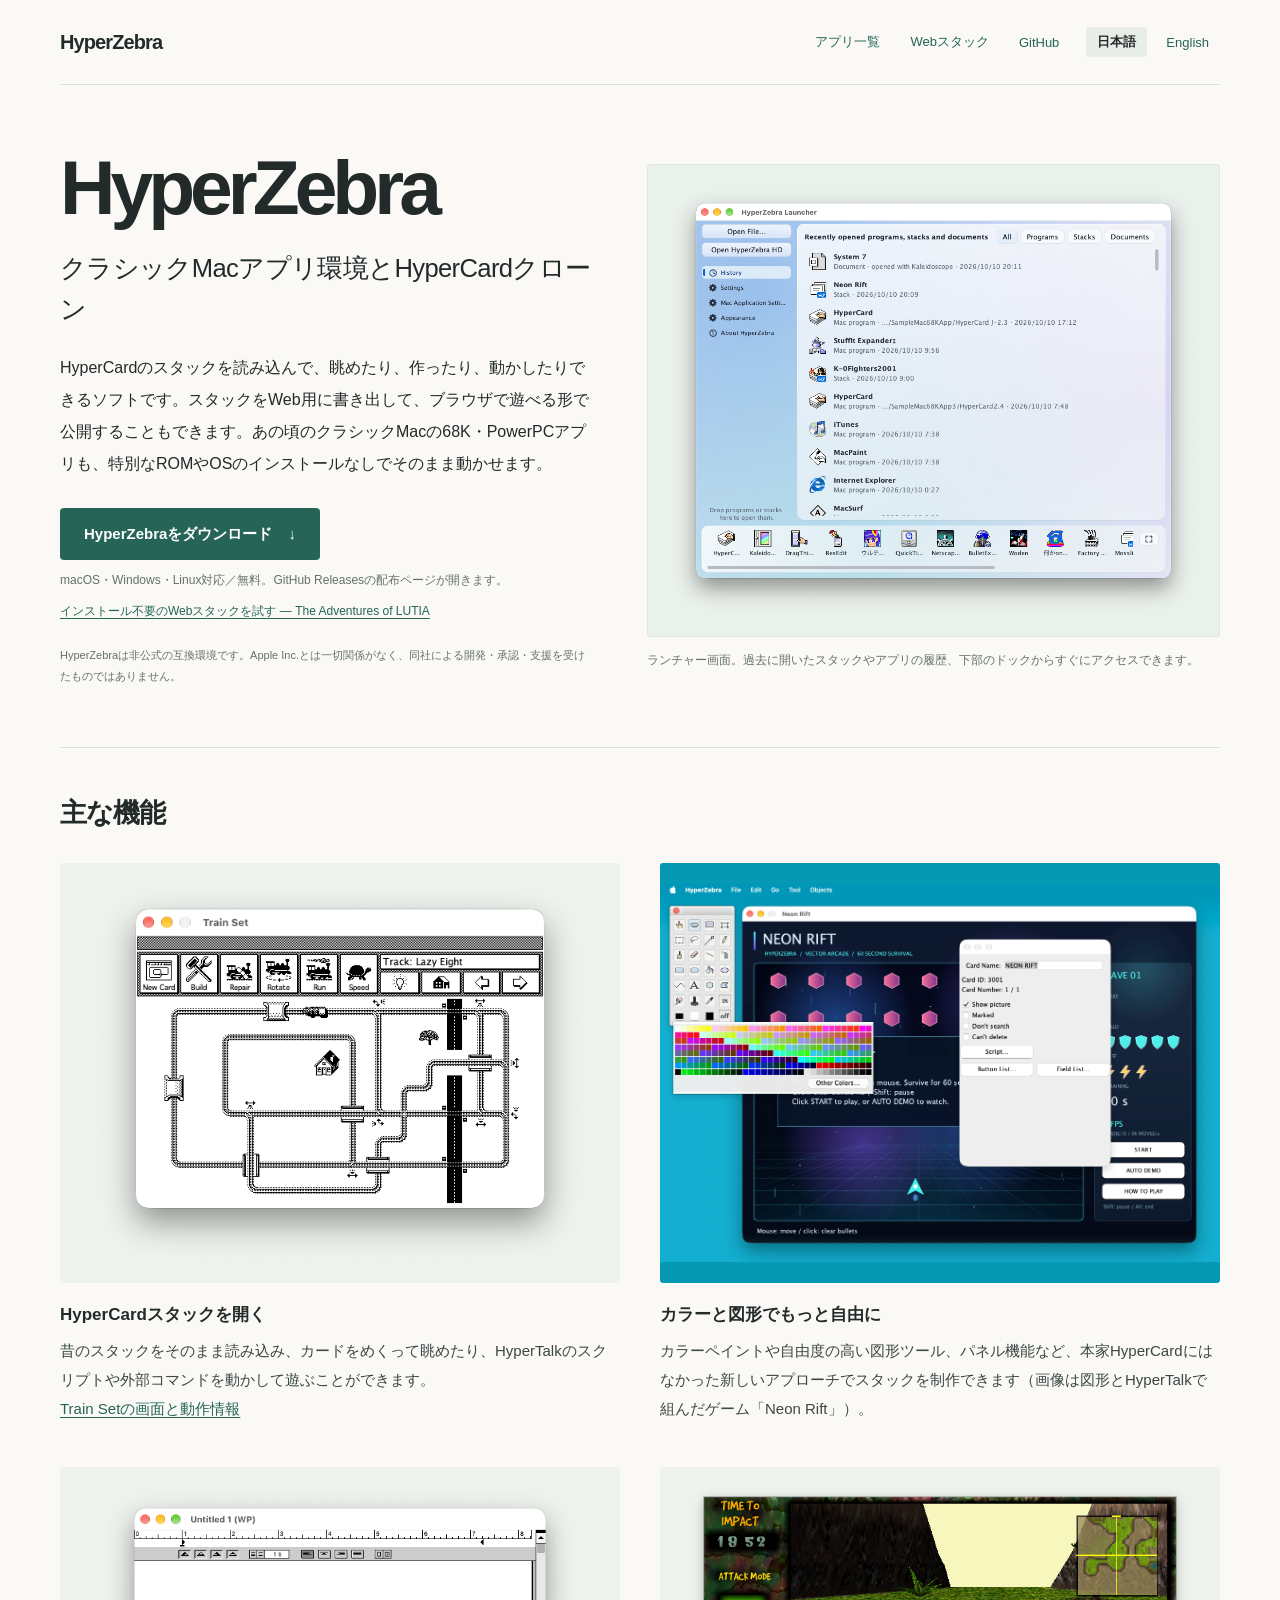
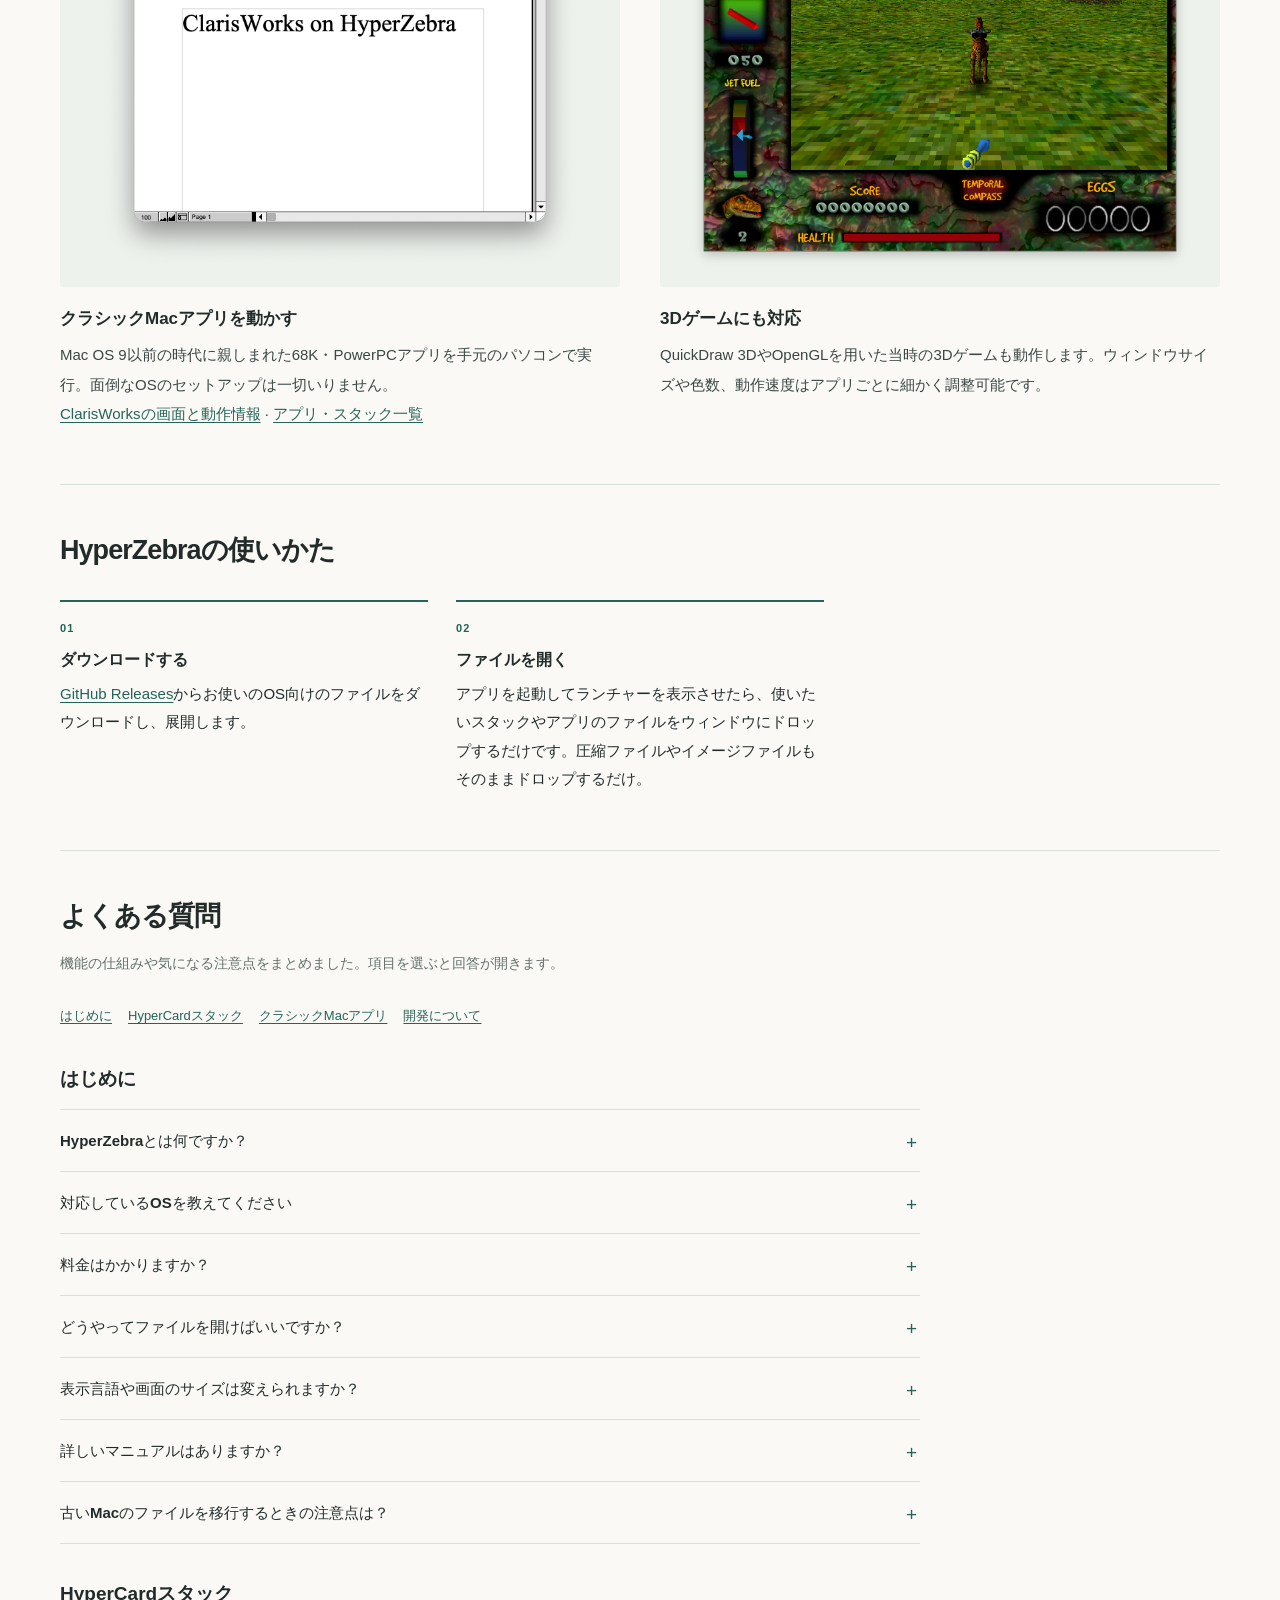
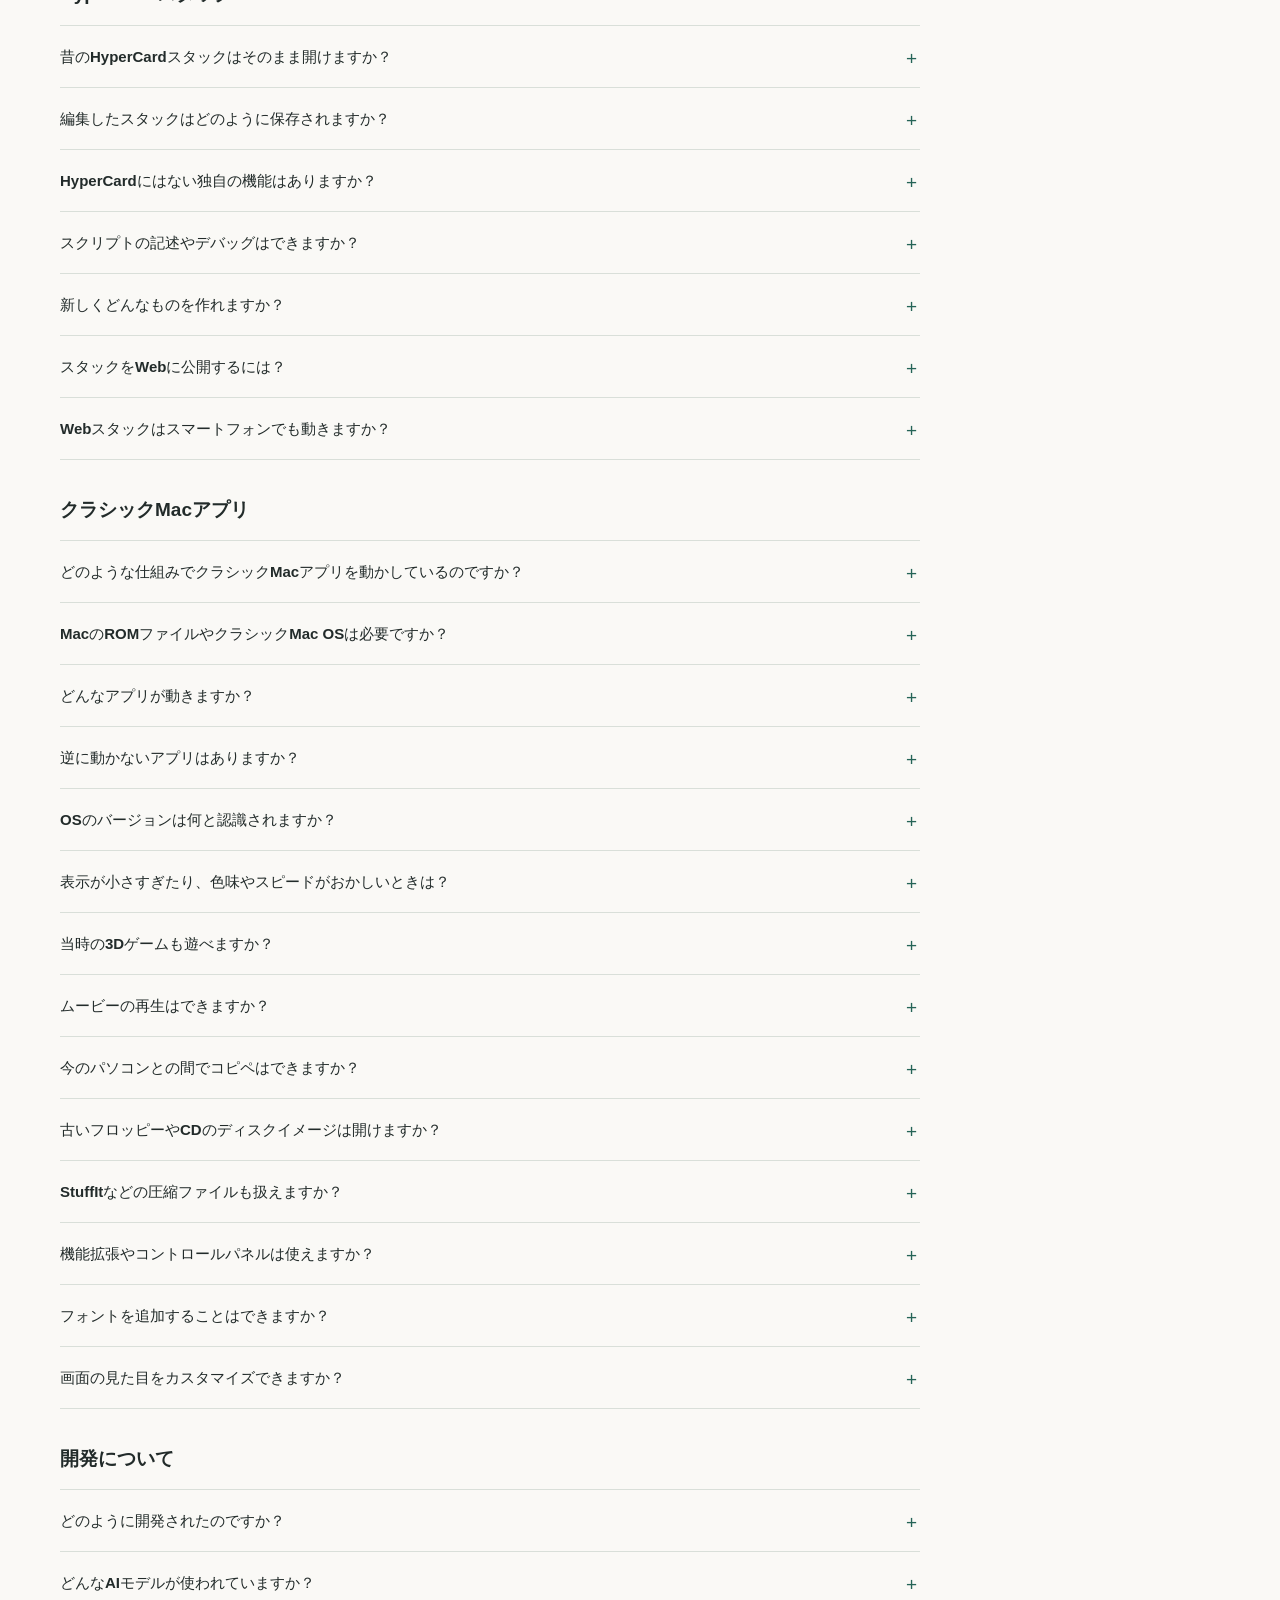
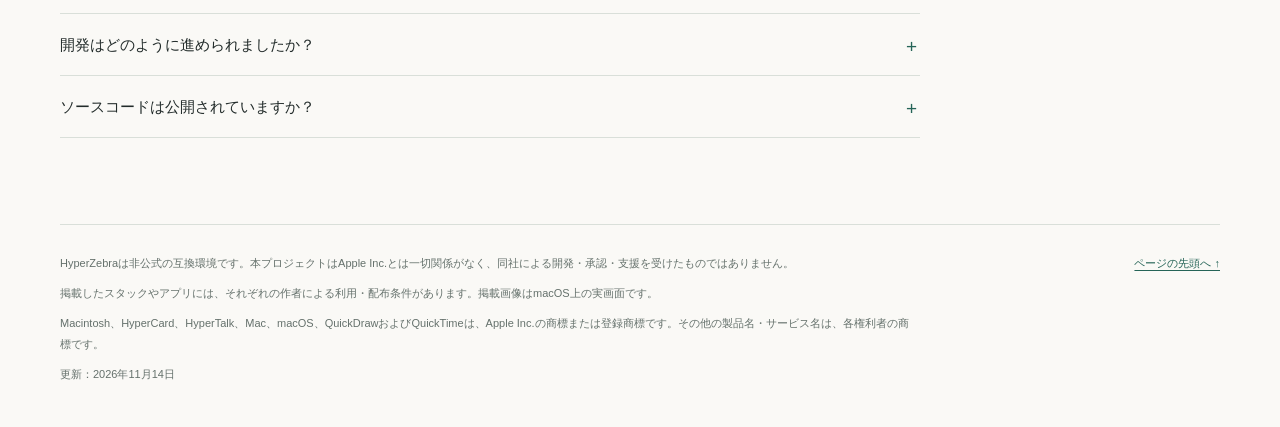
<file: index.html>
<!doctype html>
<html lang="ja">
<head>
  <meta charset="utf-8">
  <meta name="viewport" content="width=device-width, initial-scale=1">
  <title>HyperZebra — クラシックMacアプリ環境とHyperCardクローン</title>
  <meta name="description" content="HyperCardスタックの閲覧・編集・実行とWeb出力に対応する無料ソフト。作ったスタックをブラウザで公開でき、クラシックMacの68K・PowerPCアプリもROMやOSなしで動かせます。macOS・Windows・Linux対応。">
  <link rel="canonical" href="https://pgostation.github.io/HyperZebra-site/">
  <meta name="theme-color" content="#faf9f6">
  <meta property="og:type" content="website">
  <meta property="og:title" content="HyperZebra — クラシックMacアプリ環境とHyperCardクローン">
  <meta property="og:description" content="HyperCardスタックの閲覧・編集・実行とWeb出力に対応する無料ソフト。作ったスタックをブラウザで公開でき、クラシックMacの68K・PowerPCアプリもROMやOSなしで動かせます。macOS・Windows・Linux対応。">
  <meta property="og:locale" content="ja_JP">
  <link rel="alternate" hreflang="en" href="en/index.html">
  <link rel="stylesheet" href="assets/style.css">
</head>
<body id="top">
<a class="skip-link" href="#main">本文へ移動</a>
<div class="shell">
  <header class="site-header">
    <a class="wordmark" href="index.html">HyperZebra</a>
    <nav class="header-links" aria-label="リンクと表示言語"><a href="apps/">アプリ一覧</a><a href="wasm/">Webスタック</a><a class="repository" href="https://github.com/pgostation/HyperZebra">GitHub</a><span lang="ja" aria-current="page">日本語</span><a lang="en" hreflang="en" href="en/index.html">English</a></nav>
  </header>
  <main id="main">
    <div class="hero">
      <div class="hero-text">
        <h1>HyperZebra</h1>
        <p class="subtitle">クラシックMacアプリ環境とHyperCardクローン</p>
        <p class="hero-intro">HyperCardのスタックを読み込んで、眺めたり、作ったり、動かしたりできるソフトです。スタックをWeb用に書き出して、ブラウザで遊べる形で公開することもできます。あの頃のクラシックMacの68K・PowerPCアプリも、特別なROMやOSのインストールなしでそのまま動かせます。</p>
        <div class="hero-download">
          <a class="download-button" href="https://github.com/pgostation/HyperZebra/releases">HyperZebraをダウンロード <span aria-hidden="true">↓</span></a>
          <p class="download-note">macOS・Windows・Linux対応／無料。GitHub Releasesの配布ページが開きます。</p>
          <p class="download-note"><a href="wasm/LUTIAWeb/index.html">インストール不要のWebスタックを試す — The Adventures of LUTIA</a></p>
        </div>
        <p class="independence-notice">HyperZebraは非公式の互換環境です。Apple Inc.とは一切関係がなく、同社による開発・承認・支援を受けたものではありません。</p>
      </div>
      <figure class="hero-figure">
        <a class="figure-link image-stage" href="images/launcher.png" target="_blank" rel="noopener" aria-label="画像を原寸で開く：スタック、Macアプリ、文書の履歴と下部のドックを表示したHyperZebraランチャー。">
          <img src="images/launcher.png" width="995" height="810" alt="スタック、Macアプリ、文書の履歴と下部のドックを表示したHyperZebraランチャー。" fetchpriority="high" decoding="async">
        </a>
        <figcaption>ランチャー画面。過去に開いたスタックやアプリの履歴、下部のドックからすぐにアクセスできます。</figcaption>
      </figure>
    </div>

    <section class="section" id="features" aria-labelledby="heading-features">
      <h2 id="heading-features">主な機能</h2>
      <ul class="points">
        <li class="point">
          <a class="figure-link image-stage" href="images/imported-stack.png" target="_blank" rel="noopener" aria-label="画像を原寸で開く：Train Setのカード。">
            <img src="images/imported-stack.png" width="624" height="486" alt="HyperCardスタック「Train Set」を読み込んだ画面。モノクロの線路と列車、BuildやRunなどのボタンが並ぶ。" loading="lazy" decoding="async">
          </a>
          <h3>HyperCardスタックを開く</h3>
          <p>昔のスタックをそのまま読み込み、カードをめくって眺めたり、HyperTalkのスクリプトや外部コマンドを動かして遊ぶことができます。</p>
          <p><a href="apps/train-set/">Train Setの画面と動作情報</a></p>
        </li>
        <li class="point">
          <a class="figure-link image-stage editor" href="images/card-editor-color.png" target="_blank" rel="noopener" aria-label="画像を原寸で開く：Neon Riftの編集画面。">
            <img src="images/card-editor-color.png" width="1184" height="801" alt="ゲーム「Neon Rift」のカラー画面に、ツールパレット、カラーパレット、カード情報を重ねた編集画面。" loading="lazy" decoding="async">
          </a>
          <h3>カラーと図形でもっと自由に</h3>
          <p>カラーペイントや自由度の高い図形ツール、パネル機能など、本家HyperCardにはなかった新しいアプローチでスタックを制作できます（画像は図形とHyperTalkで組んだゲーム「Neon Rift」）。</p>
        </li>
        <li class="point">
          <a class="figure-link image-stage" href="images/classic-mac-app.png" target="_blank" rel="noopener" aria-label="画像を原寸で開く：ClarisWorksの実行画面。">
            <img src="images/classic-mac-app.png" width="728" height="581" alt="HyperZebraで実行中のClarisWorks。ワープロ文書に「ClarisWorks on HyperZebra」と表示されている。" loading="lazy" decoding="async">
          </a>
          <h3>クラシックMacアプリを動かす</h3>
          <p>Mac OS 9以前の時代に親しまれた68K・PowerPCアプリを手元のパソコンで実行。面倒なOSのセットアップは一切いりません。</p>
          <p><a href="apps/clarisworks/">ClarisWorksの画面と動作情報</a> · <a href="apps/">アプリ・スタック一覧</a></p>
        </li>
        <li class="point">
          <a class="figure-link image-stage" href="images/3d-mac-game.png" target="_blank" rel="noopener" aria-label="画像を原寸で開く：3Dゲームの実行画面。">
            <img src="images/3d-mac-game.png" width="686" height="526" alt="3Dゲームの実行画面。草地と崖、中央のキャラクター、地図やスコア表示が見える。" loading="lazy" decoding="async">
          </a>
          <h3>3Dゲームにも対応</h3>
          <p>QuickDraw 3DやOpenGLを用いた当時の3Dゲームも動作します。ウィンドウサイズや色数、動作速度はアプリごとに細かく調整可能です。</p>
        </li>
      </ul>
    </section>

    <section class="section" id="start" aria-labelledby="heading-start">
      <h2 id="heading-start">HyperZebraの使いかた</h2>
      <ol class="steps">
        <li><strong>ダウンロードする</strong><a href="https://github.com/pgostation/HyperZebra/releases">GitHub Releases</a>からお使いのOS向けのファイルをダウンロードし、展開します。</li>
        <li><strong>ファイルを開く</strong>アプリを起動してランチャーを表示させたら、使いたいスタックやアプリのファイルをウィンドウにドロップするだけです。圧縮ファイルやイメージファイルもそのままドロップするだけ。</li>
      </ol>
    </section>

    <section class="section faq" id="faq" aria-labelledby="heading-faq">
      <h2 id="heading-faq">よくある質問</h2>
      <p class="section-lead">機能の仕組みや気になる注意点をまとめました。項目を選ぶと回答が開きます。</p>
      <nav class="faq-topics" aria-label="FAQの分類"><a href="#faq-basics">はじめに</a><a href="#faq-hypercard">HyperCardスタック</a><a href="#faq-mac">クラシックMacアプリ</a><a href="#faq-development">開発について</a></nav>

      <div class="faq-group" id="faq-basics"><h3>はじめに</h3>
<details class="faq-item" id="faq-hypercard-what"><summary>HyperZebraとは何ですか？</summary><div class="faq-answer"><p>HyperCardのスタックを読み込んで閲覧・編集・実行できる環境と、クラシックMacのアプリケーションをモダンな環境で動かす互換レイヤーを一つにまとめたソフトウェアです。</p></div></details>
<details class="faq-item" id="faq-hypercard-platforms"><summary>対応しているOSを教えてください</summary><div class="faq-answer"><p>Javaが動作する環境（macOS、Windows 64ビット、Linuxなど）に対応しています。macOS版とWindows版にはあらかじめJava実行環境が同梱されているため、別途インストールしなくてもそのままお使いいただけます。LinuxなどではJava 17以降の環境でjar版をご利用ください。</p></div></details>
<details class="faq-item" id="faq-hypercard-free"><summary>料金はかかりますか？</summary><div class="faq-answer"><p>完全無料でお使いいただけます。ソースコードはMITライセンスのもと、<a href="https://github.com/pgostation/HyperZebra">GitHub</a>で公開しています。なお、動かすスタックやクラシックMacアプリ自体の著作権や利用条件については、それぞれの作者様の規定に従ってください。</p></div></details>
<details class="faq-item" id="faq-launcher"><summary>どうやってファイルを開けばいいですか？</summary><div class="faq-answer"><p>起動後のランチャーにある「Open File…」から選ぶか、ウィンドウへ直接ファイルをドラッグ＆ドロップしてください。一度開いたファイルは履歴からすぐに呼び出せるほか、よく使うものは下部のドックに登録しておくと便利です。</p></div></details>
<details class="faq-item" id="faq-languages"><summary>表示言語や画面のサイズは変えられますか？</summary><div class="faq-answer"><p>設定からお好みの言語に切り替えられます。日本語・英語のほか、ドイツ語、フランス語、スペイン語、イタリア語、ポルトガル語、韓国語、中国語（簡体字・繁体字）に対応しています。また、カードやアプリの画面を拡大して表示することも可能です。</p></div></details>
<details class="faq-item" id="faq-help"><summary>詳しいマニュアルはありますか？</summary><div class="faq-answer"><p>アプリ内の「HyperZebra Help」にて、スタックの読み込み方法、各種編集機能、HyperTalkの拡張、Macアプリの互換性について日本語と英語で詳しく解説しています。ランチャーのHelpメニューからいつでもご覧いただけます。</p></div></details>
<details class="faq-item" id="faq-hypercard-resources"><summary>古いMacのファイルを移行するときの注意点は？</summary><div class="faq-answer"><p>クラシックMacのファイルには、データ本体のほかにプログラムや画像などを格納する「リソースフォーク」を持つものが多くあります。WindowsやLinuxへ移す際もこの情報が失われないようご注意ください。情報が欠けると、ファイルが正しく開けなかったり表示が崩れたりする原因になります。</p><p>HyperZebraでは、MacBinary形式、BinHex形式、あるいはリソース情報を保持した <code>._ファイル名</code> 形式のファイルに対応しています。</p></div></details>
      </div>

      <div class="faq-group" id="faq-hypercard"><h3>HyperCardスタック</h3>
<details class="faq-item" id="faq-hypercard-import"><summary>昔のHyperCardスタックはそのまま開けますか？</summary><div class="faq-answer"><p>はい、当時のHyperCardスタックを読み込んで、カードや画像の表示、編集が行えます。日本語環境で作成されたスタックも文字コードを自動判別して正しく読み込みます。HyperTalkや外部コマンド（XCMD・XFCN）にも対応していますが、複雑なスクリプトや特殊な機能を使用している場合、スタックのつくりによっては完全に動作しないこともあります。</p></div></details>
<details class="faq-item" id="faq-hypercard-save"><summary>編集したスタックはどのように保存されますか？</summary><div class="faq-answer"><p>HyperCardスタックを開くと、HyperZebra用の形式に変換され、元のファイルのすぐ隣にひとつの <code>.hzb</code> ファイルとして保存されます。次回からはこの <code>.hzb</code> ファイルを開く仕組みです。通常のファイルと同じようにダブルクリックで起動でき、ほかの人への共有やコピーも簡単に行えます（旧バージョンで作った <code>.hzb</code> もそのまま開けます）。</p><p>HyperCard形式への書き戻しも可能ですが、カラー表示などHyperZebra独自の機能は引き継がれませんので、元のスタックファイルと作業用の <code>.hzb</code> ファイルは大切に保管してください。</p></div></details>
<details class="faq-item" id="faq-hypercard-features"><summary>HyperCardにはない独自の機能はありますか？</summary><div class="faq-answer"><ul><li>レイヤーをサポートしたカラーペイント機能</li><li>カラー、グラデーション、透明度、回転などを設定でき、SVGの読み込みにも対応した編集可能な図形オブジェクト</li><li>複数の部品をまとめてデータやスクリプトを持たせられる「パネル」機能</li><li>内容を表や階層付きのアウトラインとして視覚化できるフィールド</li><li>配列・辞書型データを扱えるHyperTalk拡張、Webからのテキスト取得、JSON解析、正規表現のサポート</li><li>アイコン、カーソル、サウンドなどを視覚的に編集できるリソースエディタ</li></ul></div></details>
<details class="faq-item" id="faq-hypertalk"><summary>スクリプトの記述やデバッグはできますか？</summary><div class="faq-answer"><p>スクリプトエディタには、入力時のアシスト機能や豊富なリファレンス、処理を一時停止して変数の状態を追いかけられるデバッガを搭載しています。一行ずつステップ実行しながら、コードと画面の動きを丁寧に確認できます。</p></div></details>
<details class="faq-item" id="faq-hypercard-create"><summary>新しくどんなものを作れますか？</summary><div class="faq-answer"><p>インタラクティブな絵本やクイズ、ちょっとしたゲームなどを自由に作ることができます。作ったスタックは <code>.hzb</code> ファイルで共有するほか、<a href="#faq-hypercard-web">Web用に書き出してブラウザで遊べるページとして公開</a>できます。</p></div></details>
<details class="faq-item" id="faq-hypercard-web">
  <summary>スタックをWebに公開するには？</summary>
  <div class="faq-answer">
    <p>作ったスタックや読み込んだHyperCardスタックをWeb用に書き出せます。公開したページは、HyperZebraをインストールしていない人もブラウザで開いて遊べます。</p>
    <ol>
      <li><strong>スタックを書き出す：</strong>スタックを開き、ファイルメニューの「Web用に書き出す…」（Export for Web…）を選びます。スタックとWebプレーヤーがひとつのフォルダに出力されます。</li>
      <li><strong>ブラウザで確かめる：</strong>書き出し後の「ブラウザで試す」から、手元のパソコンで動作を確認できます。スクリプトや音、外部コマンドなど、スタックで使う機能を確認してください。</li>
      <li><strong>フォルダごと公開する：</strong>出力したフォルダをWebサーバーに配置し、その中の <code>index.html</code> を開きます。URLを共有すれば、パソコンやスマートフォンからアクセスできます。</li>
    </ol>
    <p>ファイルを直接開く <code>file://</code> では動作しないため、手元で確認するときは「ブラウザで試す」を使ってください。</p>
    <p>HyperTalkや音、カラー表示、68Kの外部コマンド（XCMD・XFCN）などに対応しています。一方、PowerPCの外部コマンドやペイントツールなど、Webプレーヤーでは未対応の機能もあります。書き出し時の注意表示を確認し、公開前にブラウザで動作を確かめてください。</p>
    <p>公開例：<a href="wasm/LUTIAWeb/index.html">The Adventures of LUTIAをブラウザで遊ぶ</a> · <a href="wasm/#browsers">ブラウザの動作確認結果</a></p>
  </div>
</details>
<details class="faq-item" id="faq-hypercard-web-browsers"><summary>Webスタックはスマートフォンでも動きますか？</summary><div class="faq-answer"><p>このサイトのLUTIAでは、AndroidのChromeとiPhoneのSafariで問題なく動作することを確認しています。Androidの標準ブラウザではエラーが発生しました。同じ症状が出る場合はChromeで開いてください。端末やブラウザのバージョンによって結果は異なるため、詳しくは<a href="wasm/#browsers">今回の動作確認結果</a>をご覧ください。</p></div></details>
      </div>

      <div class="faq-group" id="faq-mac"><h3>クラシックMacアプリ</h3>
<details class="faq-item" id="faq-mac-mechanism"><summary>どのような仕組みでクラシックMacアプリを動かしているのですか？</summary><div class="faq-answer"><p>68KおよびPowerPCのCPU命令をエミュレートしつつ、アプリが要求するMac Toolboxやシステムライブラリ（ウィンドウ描画、メニュー、サウンド、ファイル入出力など）の呼び出しを、HyperZebraが今のホストOS上で直接処理しています。いわゆる「OSごと丸ごと立ち上げる従来のMacエミュレータ」とは異なるアプローチをとっています。</p></div></details>
<details class="faq-item" id="faq-mac-rom"><summary>MacのROMファイルやクラシックMac OSは必要ですか？</summary><div class="faq-answer"><p>一切不要です。HyperZebra側で必要なシステム機能のエミュレーションを提供するため、OSのインストールディスクやROMイメージを用意しなくてもアプリケーションを単体ですぐ動かせます（※アプリの内容や仕様によっては、追加の機能拡張やライブラリが求められる場合があります）。</p></div></details>
<details class="faq-item" id="faq-mac-supported"><summary>どんなアプリが動きますか？</summary><div class="faq-answer"><p>Mac OS 9やそれ以前の時期にリリースされた、68K・PowerPC向けの各種アプリケーションが対象です。動作の精度や安定性はアプリのバージョンや依存する機能によって異なります。ハードウェアを直接叩くような低レイヤーの処理や、未対応のシステムコールを使うソフトではうまく動かない場合があります。起動できた場合でも、データの編集や保存周りは事前にテストしていただくことをおすすめします。</p></div></details>
<details class="faq-item" id="faq-mac-unsupported"><summary>逆に動かないアプリはありますか？</summary><div class="faq-answer"><p>Mac OS X（Carbon/Cocoa）以降を必須とするアプリは動作しません。また、システム機能の深い部分を書き換えるような古い機能拡張（Extensions）の多くも、仕組み上サポート対象外となります。</p></div></details>
<details class="faq-item" id="faq-mac-version"><summary>OSのバージョンは何と認識されますか？</summary><div class="faq-answer"><p>実物のクラシックMac OSが稼働しているわけではありませんが、古いソフトにありがちな「OSのバージョン古すぎエラー」で起動が弾かれてしまうのを防ぐため、アプリからの問い合わせに対してはMac OS 9の最終バージョンである「9.2.2」と返答する仕様にしています。あくまで互換のための応答であり、OS 9の環境を完全再現しているわけではありません。</p></div></details>
<details class="faq-item" id="faq-mac-display"><summary>表示が小さすぎたり、色味やスピードがおかしいときは？</summary><div class="faq-answer"><p>「アプリ個別設定」から、画面サイズ、カラーの階調、表示倍率、エミュレーションの実行速度などを柔軟に変更できます。設定はアプリごとに保存されるため、ゲームや実用ソフトなど、それぞれの性質にぴったりの環境にカスタマイズ可能です。設定を変更したときは、一度アプリを再起動してください。</p></div></details>
<details class="faq-item" id="faq-mac-3d"><summary>当時の3Dゲームも遊べますか？</summary><div class="faq-answer"><p>QuickDraw 3D、RAVE、OpenGL 1.2.1の互換機能を内蔵しているため、これらを利用したクラシックMac向けの3Dゲームにも対応しています。3D描画はすべてHyperZebra内のソフトウェア処理で行われるため、動作スピードはパソコンの性能やゲーム側の負荷に左右されます。</p></div></details>
<details class="faq-item" id="faq-mac-movies"><summary>ムービーの再生はできますか？</summary><div class="faq-answer"><p>動画の形式や仕組みによって挙動が異なります。標準デコーダでそのまま再生できるもののほか、ホストOS側のFFmpegや、互換環境内のQuickTime（Ver 4以下）の仕組みを借りて再生するものもあります。詳しくはアプリ内ヘルプをご参照ください。</p></div></details>
<details class="faq-item" id="faq-mac-clipboard"><summary>今のパソコンとの間でコピペはできますか？</summary><div class="faq-answer"><p>テキストや画像をホストOSのクリップボードと相互に行き来させることができます。対応する形式であれば自動変換され、設定によりUTF-8テキストやPNG画像として扱うことも可能です（アプリ独自フォーマットの扱いについては、それぞれのソフトの仕様に依存します）。</p></div></details>
<details class="faq-item" id="faq-mac-disks"><summary>古いフロッピーやCDのディスクイメージは開けますか？</summary><div class="faq-answer"><p>Disk Copy形式をはじめ、HFS、HFS Plus、MFS、ISOといった各種ディスクイメージに対応しています。読み取り専用のボリュームとしてマウントし、アプリから中身にアクセスできます。中のファイルを書き換えたい場合は、あらかじめ通常のフォルダに展開してからご利用ください。</p></div></details>
<details class="faq-item" id="faq-mac-archives"><summary>StuffItなどの圧縮ファイルも扱えますか？</summary><div class="faq-answer"><p>StuffIt、Compact Pro、LHAといった形式の圧縮ファイルは、ランチャーにドロップするだけで、HyperZebraのダウンロードパッケージ内に用意された当時の展開ツールが自動で働き、スムーズに解凍されます。</p></div></details>
<details class="faq-item" id="faq-mac-extensions"><summary>機能拡張やコントロールパネルは使えますか？</summary><div class="faq-answer"><p>一部の互換性があるものについては利用可能です。HyperZebra内に仮想的な「System Folder」が用意されており、お好みの機能拡張や設定ファイルを配置できます。ただし、ソフトが内部で依存するAPIの実装状況によって、正常に動くものと動かないものがあります。</p></div></details>
<details class="faq-item" id="faq-mac-fonts"><summary>フォントを追加することはできますか？</summary><div class="faq-answer"><p>はい。仮想「System Folder」の中にある「Fonts」フォルダに、対応するクラシックMac用のフォントスーツケースを入れることで認識されます。ビットマップフォントおよびTrueTypeフォントが利用可能です。古いフォントファイルを移行する際は、リソースフォークが失われていないことをご確認ください。</p></div></details>
<details class="faq-item" id="faq-mac-appearance"><summary>画面の見た目をカスタマイズできますか？</summary><div class="faq-answer"><p>ウィンドウの装飾やスクロールバー、ボタンのデザインなどは、Kaleidoscopeのテーマを使ってお好みの見た目に変更することができます。</p></div></details>
      </div>

      <div class="faq-group" id="faq-development"><h3>開発について</h3>
<details class="faq-item" id="faq-development-history"><summary>どのように開発されたのですか？</summary><div class="faq-answer"><p>2012年頃に自身で書いていた古いHyperCardクローンのコードベースをベースに、AIにその後の実装を引き継いでもらいました。現在のコアな機能のほとんどは、AIによって開発されたものです。</p></div></details>
<details class="faq-item" id="faq-development-models"><summary>どんなAIモデルが使われていますか？</summary><div class="faq-answer"><p>開発の初期段階ではGPT-5.6 Solを、途中からは主にOpus 5やOpus 5.5をメインに使用しています。</p></div></details>
<details class="faq-item" id="faq-development-process"><summary>開発はどのように進められましたか？</summary><div class="faq-answer"><p>アイデアが浮かぶたびに機能をどんどん実装してもらうスタイルで進めました。大きな機能のときは、AIが無理なく実装できるサイズに細かくタスクを分割して順番にお願いしています。また、互換性を高めるためのストレステストとして、大量の古いHyperCardスタックやクラシックMacアプリを実際にAI自身に動かしてもらい、不具合を検証・修正させました。</p></div></details>
<details class="faq-item" id="faq-development-source"><summary>ソースコードは公開されていますか？</summary><div class="faq-answer"><p><a href="https://github.com/pgostation/HyperZebra">GitHubのリポジトリ</a>にて、MITライセンスで全コードを公開しています。純粋なJavaで書かれているため、JDK環境さえあれば手元ですぐにビルド可能です。</p></div></details>
      </div>
    </section>
  </main>
  <footer class="site-footer"><div class="footer-notices"><p>HyperZebraは非公式の互換環境です。本プロジェクトはApple Inc.とは一切関係がなく、同社による開発・承認・支援を受けたものではありません。</p><p>掲載したスタックやアプリには、それぞれの作者による利用・配布条件があります。掲載画像はmacOS上の実画面です。</p><p>Macintosh、HyperCard、HyperTalk、Mac、macOS、QuickDrawおよびQuickTimeは、Apple Inc.の商標または登録商標です。その他の製品名・サービス名は、各権利者の商標です。</p><p><time datetime="2026-11-14">更新：2026年11月14日</time></p></div><a href="#top">ページの先頭へ ↑</a></footer>
</div>
</body>
</html>
</file>
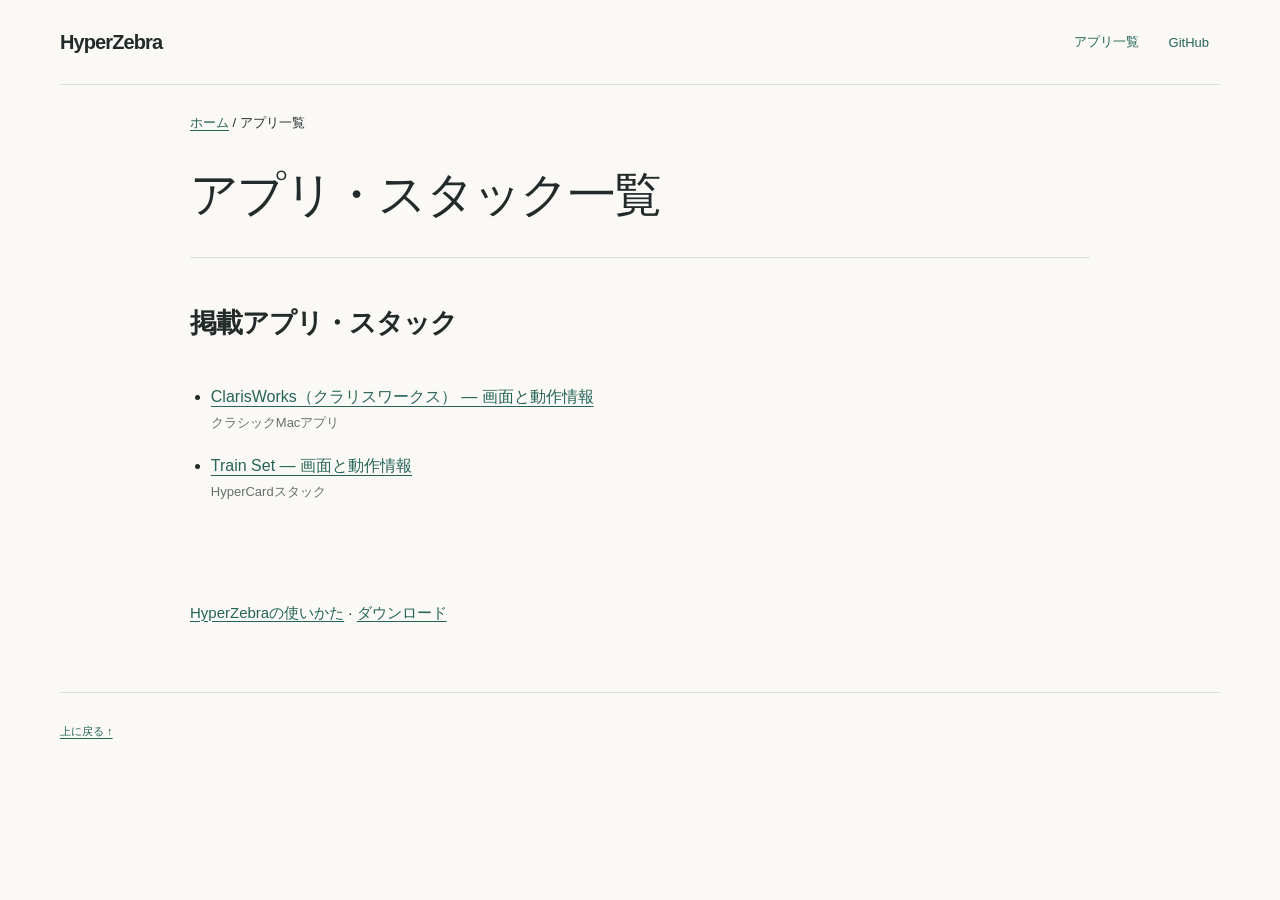
<file: apps/index.html>
<!doctype html>
<html lang="ja">
<head>
  <meta charset="utf-8">
  <meta name="viewport" content="width=device-width, initial-scale=1">
  <title>アプリ・スタック一覧 — HyperZebra</title>
  <meta name="description" content="HyperZebraで開いたクラシックMacアプリとHyperCardスタックの一覧。アプリ別の画面キャプチャ、バージョン、確認日、OS・マシン情報を掲載。">
  <meta name="theme-color" content="#faf9f6">
  <link rel="canonical" href="https://pgostation.github.io/HyperZebra-site/apps/">
  <meta property="og:type" content="website">
  <meta property="og:locale" content="ja_JP">
  <meta property="og:title" content="アプリ・スタック一覧 — HyperZebraの画面と動作情報">
  <meta property="og:description" content="HyperZebraで開いたクラシックMacアプリとHyperCardスタックの一覧。アプリ別の画面キャプチャ、バージョン、確認日、OS・マシン情報を掲載。">
  <meta property="og:url" content="https://pgostation.github.io/HyperZebra-site/apps/">
  <link rel="stylesheet" href="../assets/style.css">
</head>
<body id="top">
<a class="skip-link" href="#main">本文へ移動</a>
<div class="shell">
  <header class="site-header">
    <a class="wordmark" href="../index.html">HyperZebra</a>
    <nav class="header-links" aria-label="サイト内リンク"><a href="../apps/">アプリ一覧</a><a href="https://github.com/pgostation/HyperZebra">GitHub</a></nav>
  </header>
  <main id="main" class="catalog-main">
    <nav class="breadcrumbs" aria-label="パンくず"><a href="../index.html">ホーム</a><span aria-hidden="true"> / </span><span aria-current="page">アプリ一覧</span></nav>
    <header class="catalog-heading"><h1>アプリ・スタック一覧</h1></header>
    <section class="section" aria-labelledby="all-apps"><h2 id="all-apps">掲載アプリ・スタック</h2><ul class="catalog-links">
    
    <li><a href="clarisworks/">ClarisWorks（クラリスワークス） — 画面と動作情報</a><span class="catalog-kind">クラシックMacアプリ</span></li>
    
    <li><a href="train-set/">Train Set — 画面と動作情報</a><span class="catalog-kind">HyperCardスタック</span></li>
    
    </ul></section>
    <p><a href="../index.html#start">HyperZebraの使いかた</a> · <a href="https://github.com/pgostation/HyperZebra/releases">ダウンロード</a></p>
  </main>
  <footer class="site-footer"><a href="#top">上に戻る ↑</a></footer>
</div>
</body>
</html>
</file>
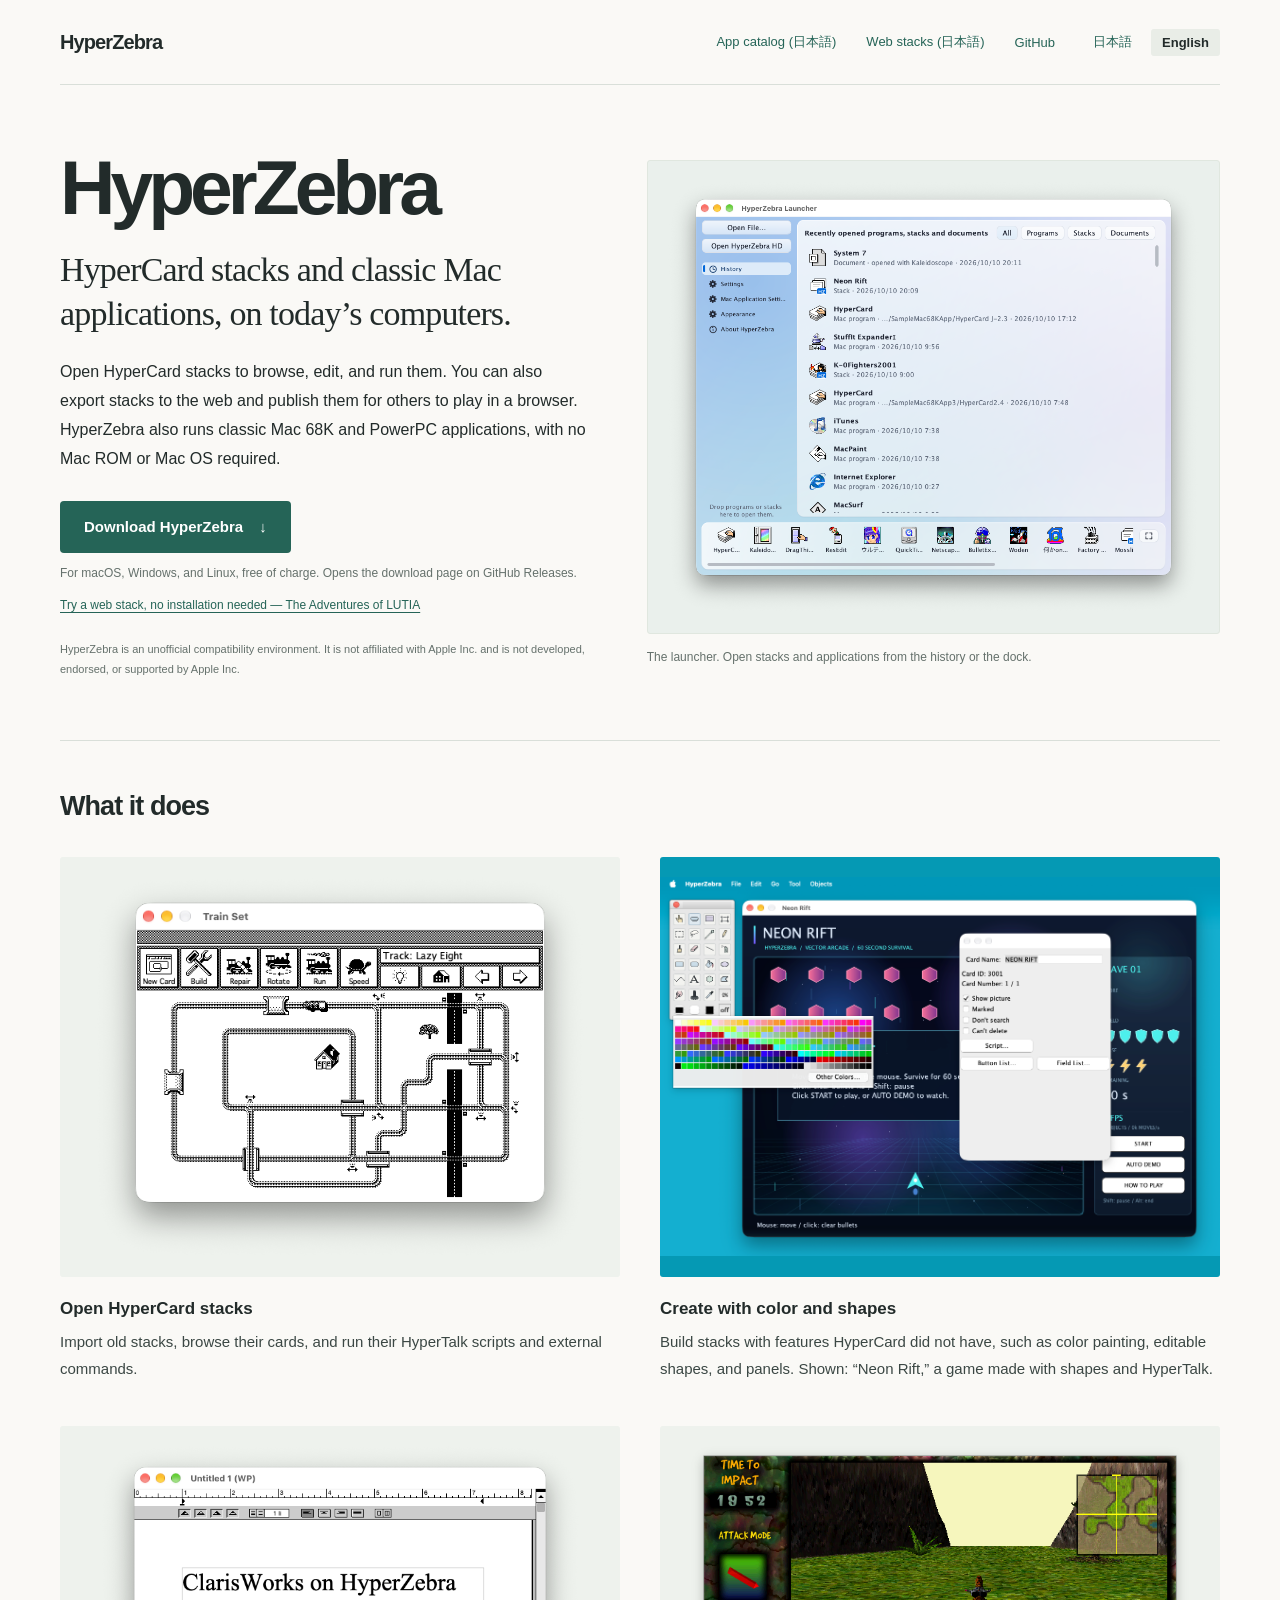
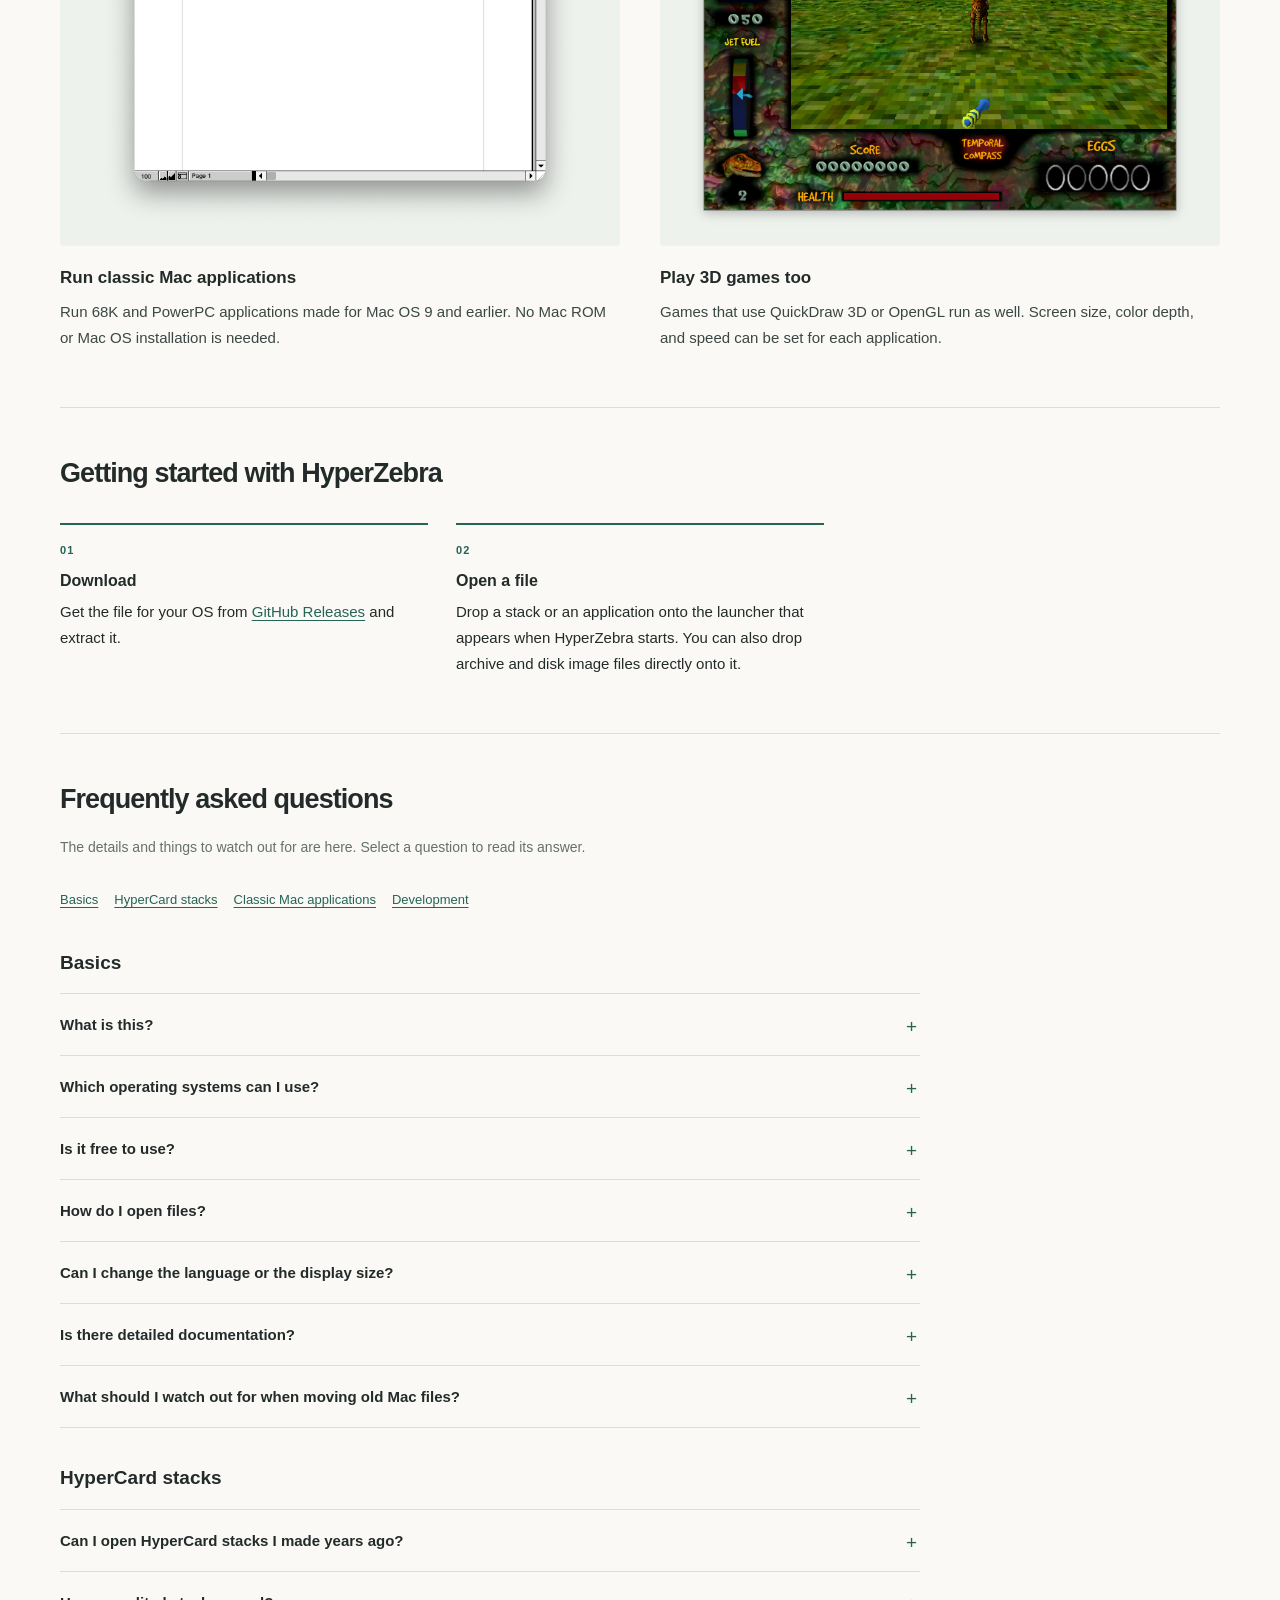
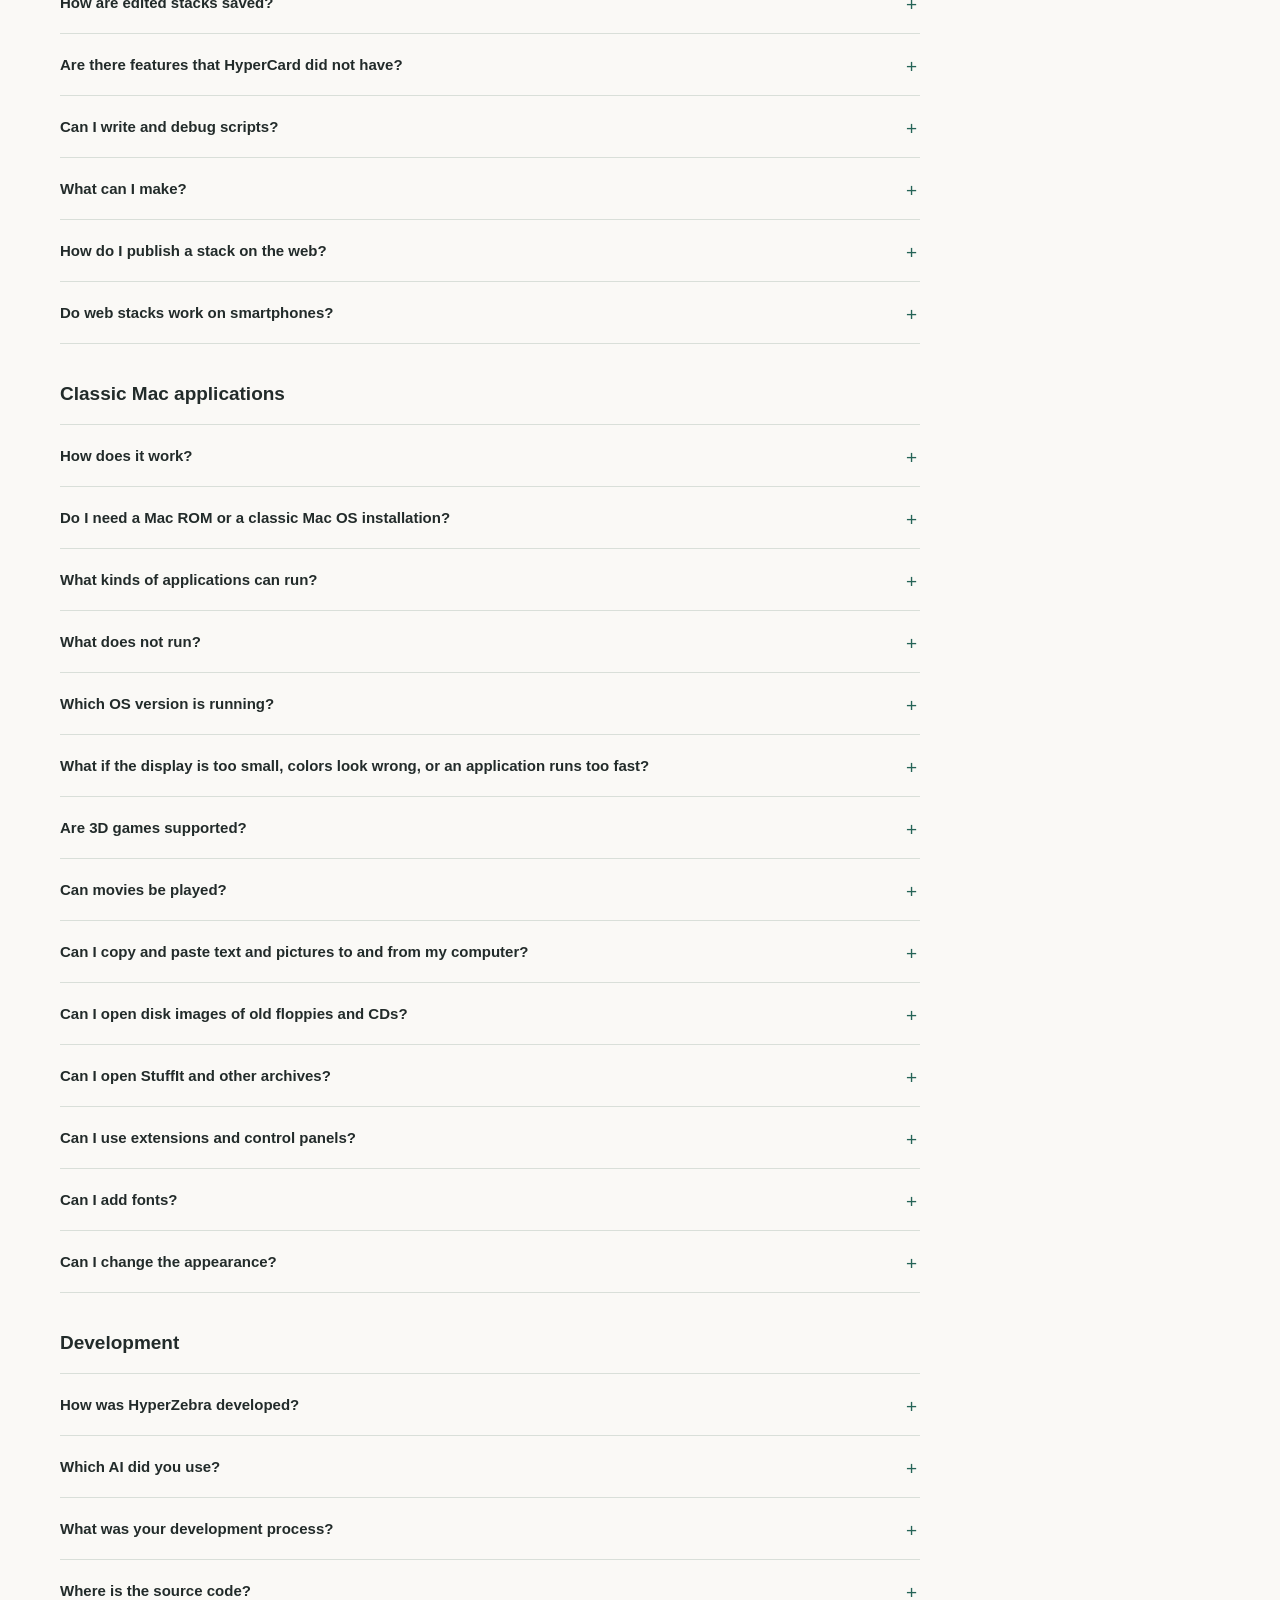
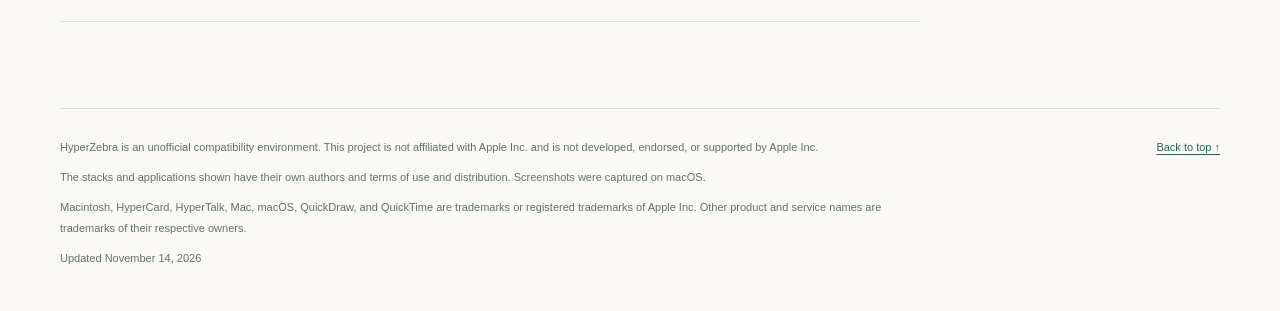
<file: en/index.html>
<!doctype html>
<html lang="en">
<head>
  <meta charset="utf-8">
  <meta name="viewport" content="width=device-width, initial-scale=1">
  <title>HyperZebra — HyperCard stacks and classic Mac applications, on today’s computers</title>
  <meta name="description" content="Free software for browsing, editing, running, and exporting HyperCard stacks to the web. Run classic Mac 68K and PowerPC applications without a Mac ROM or OS. For macOS, Windows, and Linux.">
  <link rel="canonical" href="https://pgostation.github.io/HyperZebra-site/en/">
  <meta name="theme-color" content="#faf9f6">
  <meta property="og:type" content="website">
  <meta property="og:title" content="HyperZebra — HyperCard stacks and classic Mac applications, on today’s computers">
  <meta property="og:description" content="Free software for browsing, editing, running, and exporting HyperCard stacks to the web. Run classic Mac 68K and PowerPC applications without a Mac ROM or OS. For macOS, Windows, and Linux.">
  <meta property="og:locale" content="en_US">
  <link rel="alternate" hreflang="ja" href="../index.html">
  <link rel="stylesheet" href="../assets/style.css">
</head>
<body id="top">
<a class="skip-link" href="#main">Skip to content</a>
<div class="shell">
  <header class="site-header">
    <a class="wordmark" href="index.html">HyperZebra</a>
    <nav class="header-links" aria-label="Links and language"><a href="../apps/">App catalog (日本語)</a><a href="../wasm/">Web stacks (日本語)</a><a class="repository" href="https://github.com/pgostation/HyperZebra">GitHub</a><a lang="ja" hreflang="ja" href="../index.html">日本語</a><span lang="en" aria-current="page">English</span></nav>
  </header>
  <main id="main">
    <div class="hero">
      <div class="hero-text">
        <h1>HyperZebra</h1>
        <p class="subtitle">HyperCard stacks and classic Mac applications, on today’s computers.</p>
        <p class="hero-intro">Open HyperCard stacks to browse, edit, and run them. You can also export stacks to the web and publish them for others to play in a browser. HyperZebra also runs classic Mac 68K and PowerPC applications, with no Mac ROM or Mac OS required.</p>
        <div class="hero-download">
          <a class="download-button" href="https://github.com/pgostation/HyperZebra/releases">Download HyperZebra <span aria-hidden="true">↓</span></a>
          <p class="download-note">For macOS, Windows, and Linux, free of charge. Opens the download page on GitHub Releases.</p>
          <p class="download-note"><a href="../wasm/LUTIAWeb/index.html">Try a web stack, no installation needed — The Adventures of LUTIA</a></p>
        </div>
        <p class="independence-notice">HyperZebra is an unofficial compatibility environment. It is not affiliated with Apple Inc. and is not developed, endorsed, or supported by Apple Inc.</p>
      </div>
      <figure class="hero-figure">
        <a class="figure-link image-stage" href="../images/launcher.png" target="_blank" rel="noopener" aria-label="Open full-size image: The HyperZebra launcher displaying stacks, Mac applications, documents, and a dock.">
          <img src="../images/launcher.png" width="995" height="810" alt="The HyperZebra launcher displaying a history of stacks, Mac applications, and documents, with a dock along the bottom." fetchpriority="high" decoding="async">
        </a>
        <figcaption>The launcher. Open stacks and applications from the history or the dock.</figcaption>
      </figure>
    </div>

    <section class="section" id="features" aria-labelledby="heading-features">
      <h2 id="heading-features">What it does</h2>
      <ul class="points">
        <li class="point">
          <a class="figure-link image-stage" href="../images/imported-stack.png" target="_blank" rel="noopener" aria-label="Open full-size image: A card of Train Set.">
            <img src="../images/imported-stack.png" width="624" height="486" alt="The imported HyperCard stack “Train Set,” with black-and-white track, a train, and buttons such as Build and Run." loading="lazy" decoding="async">
          </a>
          <h3>Open HyperCard stacks</h3>
          <p>Import old stacks, browse their cards, and run their HyperTalk scripts and external commands.</p>
        </li>
        <li class="point">
          <a class="figure-link image-stage editor" href="../images/card-editor-color.png" target="_blank" rel="noopener" aria-label="Open full-size image: Editing Neon Rift.">
            <img src="../images/card-editor-color.png" width="1184" height="801" alt="The color game “Neon Rift” being edited, with the tool palette, color palette, and card information dialog open." loading="lazy" decoding="async">
          </a>
          <h3>Create with color and shapes</h3>
          <p>Build stacks with features HyperCard did not have, such as color painting, editable shapes, and panels. Shown: “Neon Rift,” a game made with shapes and HyperTalk.</p>
        </li>
        <li class="point">
          <a class="figure-link image-stage" href="../images/classic-mac-app.png" target="_blank" rel="noopener" aria-label="Open full-size image: ClarisWorks running.">
            <img src="../images/classic-mac-app.png" width="728" height="581" alt="ClarisWorks running in HyperZebra, with “ClarisWorks on HyperZebra” in a word-processing document." loading="lazy" decoding="async">
          </a>
          <h3>Run classic Mac applications</h3>
          <p>Run 68K and PowerPC applications made for Mac OS 9 and earlier. No Mac ROM or Mac OS installation is needed.</p>
        </li>
        <li class="point">
          <a class="figure-link image-stage" href="../images/3d-mac-game.png" target="_blank" rel="noopener" aria-label="Open full-size image: A 3D game running.">
            <img src="../images/3d-mac-game.png" width="686" height="526" alt="A 3D game running in HyperZebra, showing grass and cliffs, a character in the center, a map, and a score." loading="lazy" decoding="async">
          </a>
          <h3>Play 3D games too</h3>
          <p>Games that use QuickDraw 3D or OpenGL run as well. Screen size, color depth, and speed can be set for each application.</p>
        </li>
      </ul>
    </section>

    <section class="section" id="start" aria-labelledby="heading-start">
      <h2 id="heading-start">Getting started with HyperZebra</h2>
      <ol class="steps">
        <li><strong>Download</strong>Get the file for your OS from <a href="https://github.com/pgostation/HyperZebra/releases">GitHub Releases</a> and extract it.</li>
        <li><strong>Open a file</strong>Drop a stack or an application onto the launcher that appears when HyperZebra starts. You can also drop archive and disk image files directly onto it.</li>
      </ol>
    </section>

    <section class="section faq" id="faq" aria-labelledby="heading-faq">
      <h2 id="heading-faq">Frequently asked questions</h2>
      <p class="section-lead">The details and things to watch out for are here. Select a question to read its answer.</p>
      <nav class="faq-topics" aria-label="FAQ topics"><a href="#faq-basics">Basics</a><a href="#faq-hypercard">HyperCard stacks</a><a href="#faq-mac">Classic Mac applications</a><a href="#faq-development">Development</a></nav>

      <div class="faq-group" id="faq-basics"><h3>Basics</h3>
<details class="faq-item" id="faq-hypercard-what"><summary>What is this?</summary><div class="faq-answer"><p>It combines an environment for importing, browsing, editing, and running HyperCard stacks with a compatibility environment for running classic Mac applications.</p></div></details>
<details class="faq-item" id="faq-hypercard-platforms"><summary>Which operating systems can I use?</summary><div class="faq-answer"><p>macOS (Apple silicon and Intel), Windows (64-bit), Linux, and other systems that run Java. The macOS and Windows packages include a Java runtime, so no separate Java installation is needed. On Linux and other systems, use the jar package with Java 17 or later.</p></div></details>
<details class="faq-item" id="faq-hypercard-free"><summary>Is it free to use?</summary><div class="faq-answer"><p>Yes. HyperZebra is free to download and use. Its source code is published on <a href="https://github.com/pgostation/HyperZebra">GitHub</a> under the MIT License. Stacks and classic Mac applications have their own terms of use and distribution.</p></div></details>
<details class="faq-item" id="faq-launcher"><summary>How do I open files?</summary><div class="faq-answer"><p>HyperZebra starts with a launcher. Choose “Open File…” or drop a stack or an application onto the window. You can reopen files from the history and add frequently used ones to the dock at the bottom.</p></div></details>
<details class="faq-item" id="faq-languages"><summary>Can I change the language or the display size?</summary><div class="faq-answer"><p>Choose the interface language in the settings: English, Japanese, German, French, Spanish, Italian, Portuguese, Korean, and Simplified or Traditional Chinese. Cards and application screens can also be zoomed.</p></div></details>
<details class="faq-item" id="faq-help"><summary>Is there detailed documentation?</summary><div class="faq-answer"><p>“HyperZebra Help,” available from the launcher’s Help menu, explains stack import, editing, the HyperTalk extensions, and the Mac application compatibility environment in English and Japanese.</p></div></details>
<details class="faq-item" id="faq-hypercard-resources"><summary>What should I watch out for when moving old Mac files?</summary><div class="faq-answer"><p>Some classic Mac files have a resource fork that holds program code, pictures, sounds, or other information separately from the regular data. Preserve it when moving files, including to Windows or Linux. Without it, a file may fail to open or some of its contents may be missing.</p><p>HyperZebra supports MacBinary, BinHex, and resource information stored in <code>._filename</code> sidecar files.</p></div></details>
      </div>

      <div class="faq-group" id="faq-hypercard"><h3>HyperCard stacks</h3>
<details class="faq-item" id="faq-hypercard-import"><summary>Can I open HyperCard stacks I made years ago?</summary><div class="faq-answer"><p>You can import HyperCard-format stacks, display their cards and pictures, and edit them. Japanese and other non-English stacks are read with their text encoding detected. HyperTalk and external commands (XCMDs and XFCNs) are supported, but compatibility is not complete and depends on the features a stack uses.</p></div></details>
<details class="faq-item" id="faq-hypercard-save"><summary>How are edited stacks saved?</summary><div class="faq-answer"><p>When you open a HyperCard stack, it is converted into a HyperZebra stack and saved as a single <code>.hzb</code> file beside the original. Open that file for later work. It opens with a double-click and can be copied or sent like any other document. <code>.hzb</code> files made by earlier versions still open.</p><p>You can also export in HyperCard format, but HyperZebra-only features such as color do not carry over. Keep both the original stack and the working <code>.hzb</code> file.</p></div></details>
<details class="faq-item" id="faq-hypercard-features"><summary>Are there features that HyperCard did not have?</summary><div class="faq-answer"><ul><li>Color painting with layers</li><li>Editable shapes such as rectangles, ellipses, polygons, curves, and text, with color, gradients, opacity, and rotation; SVG files can be imported as shapes</li><li>Panels, which group parts and can hold their own data and scripts</li><li>Fields that show their contents as tables or outlines</li><li>HyperTalk arrays and dictionaries, web text retrieval, JSON, and regular expressions</li><li>A resource editor for icons, cursors, sounds, and other resources</li></ul></div></details>
<details class="faq-item" id="faq-hypertalk"><summary>Can I write and debug scripts?</summary><div class="faq-answer"><p>The script editor points out errors as you type, includes a command and function reference, and has a debugger that can pause execution and inspect variables. Stepping through a script helps connect each statement to what happens on screen.</p></div></details>
<details class="faq-item" id="faq-hypercard-create"><summary>What can I make?</summary><div class="faq-answer"><p>You can make picture books, quizzes, and simple games. Share your stacks as <code>.hzb</code> files, or <a href="#faq-hypercard-web">export them to the web and publish them for others to play in a browser</a>.</p></div></details>
<details class="faq-item" id="faq-hypercard-web">
  <summary>How do I publish a stack on the web?</summary>
  <div class="faq-answer">
    <p>You can export stacks you create or import from HyperCard to the web. Visitors can open and play the published page in a browser without installing HyperZebra.</p>
    <ol>
      <li><strong>Export the stack:</strong> Open the stack and choose “Export for Web…” from the File menu. The stack and web player are saved together in a folder.</li>
      <li><strong>Try it in a browser:</strong> After exporting, choose “Try in Browser” to check it on your computer. Check the scripts, sounds, external commands, and other features your stack uses.</li>
      <li><strong>Publish the whole folder:</strong> Upload the exported folder to a web server and open its <code>index.html</code>. Share the URL so others can access it on computers and smartphones.</li>
    </ol>
    <p>Opening the files directly using <code>file://</code> does not work. Use “Try in Browser” to check the stack on your computer.</p>
    <p>The web player supports HyperTalk, sound, color, and 68K external commands (XCMDs and XFCNs). Some features, including PowerPC external commands and the paint tools, are not supported in the web player. Read any warnings shown when exporting and check the stack in a browser before publishing.</p>
    <p>Example: <a href="../wasm/LUTIAWeb/index.html">Play The Adventures of LUTIA in your browser</a> · <a href="../wasm/#browsers">Browser test results (Japanese)</a></p>
  </div>
</details>
<details class="faq-item" id="faq-hypercard-web-browsers"><summary>Do web stacks work on smartphones?</summary><div class="faq-answer"><p>The LUTIA web stack on this site worked without problems in Chrome on Android and Safari on iPhone. An error occurred in the default browser on the Android device tested. If you encounter the same problem, open the page in Chrome.</p><p>These results apply to the environments tested. Device models, OS and browser versions, and the specific Android default browser were not recorded. Results may differ on other devices or browser versions. See the <a href="../wasm/#browsers">browser test results (Japanese)</a>.</p></div></details>
      </div>

      <div class="faq-group" id="faq-mac"><h3>Classic Mac applications</h3>
<details class="faq-item" id="faq-mac-mechanism"><summary>How does it work?</summary><div class="faq-answer"><p>HyperZebra emulates 68K and PowerPC CPU instructions and handles the Mac Toolbox and system-library calls that applications make (windows, menus, drawing, sound, file operations, and more) on the host OS. Unlike conventional Mac emulators, it does not boot a complete classic Mac OS.</p></div></details>
<details class="faq-item" id="faq-mac-rom"><summary>Do I need a Mac ROM or a classic Mac OS installation?</summary><div class="faq-answer"><p>No. HyperZebra provides the Mac services needed to run applications without booting a complete classic Mac OS installation. Some applications may still require additional extensions or libraries.</p></div></details>
<details class="faq-item" id="faq-mac-supported"><summary>What kinds of applications can run?</summary><div class="faq-answer"><p>The compatibility layer targets 68K and PowerPC applications made for Mac OS 9 and earlier. Compatibility varies with the application, its version, and the features used. Applications that require unsupported system services or direct hardware access may have problems starting, displaying content, or responding to input. Even when an application starts, check features such as editing and saving individually.</p></div></details>
<details class="faq-item" id="faq-mac-unsupported"><summary>What does not run?</summary><div class="faq-answer"><p>Applications that require Mac OS X do not run. Many system extensions also cannot run because of how they interact with the system.</p></div></details>
<details class="faq-item" id="faq-mac-version"><summary>Which OS version is running?</summary><div class="faq-answer"><p>Classic Mac OS itself is not running. To accommodate software that checks the OS version, HyperZebra reports “9.2.2,” the final version of Mac OS 9, when applications ask. This is a compatibility response; it does not mean that Mac OS 9.2.2 has been booted.</p></div></details>
<details class="faq-item" id="faq-mac-display"><summary>What if the display is too small, colors look wrong, or an application runs too fast?</summary><div class="faq-answer"><p>Use Application Settings to adjust screen size, color depth, zoom, and execution speed. Settings are saved per application, so games and productivity applications can use different configurations. Restart an application after changing settings that take effect at launch.</p></div></details>
<details class="faq-item" id="faq-mac-3d"><summary>Are 3D games supported?</summary><div class="faq-answer"><p>HyperZebra includes compatibility implementations of QuickDraw 3D, RAVE, and OpenGL 1.2.1 for classic Mac 3D games that use them. Rendering is performed in software inside HyperZebra. Compatibility and speed depend on the game’s features and the performance of the host computer.</p></div></details>
<details class="faq-item" id="faq-mac-movies"><summary>Can movies be played?</summary><div class="faq-answer"><p>Movie playback depends on the format. Some movies use built-in decoders; others use FFmpeg on the host OS or QuickTime (version 4 and earlier) inside the compatibility environment. See the application’s help for details.</p></div></details>
<details class="faq-item" id="faq-mac-clipboard"><summary>Can I copy and paste text and pictures to and from my computer?</summary><div class="faq-answer"><p>Text and pictures can be exchanged through the host OS clipboard. Supported text and image files can also be converted, with settings for saving UTF-8 text and PNG images. Application-specific document formats depend on the application.</p></div></details>
<details class="faq-item" id="faq-mac-disks"><summary>Can I open disk images of old floppies and CDs?</summary><div class="faq-answer"><p>You can open supported disk images, including Disk Copy formats and HFS, HFS Plus, MFS, and ISO volumes. Applications can access their contents as read-only disks. Extract the contents to a folder if you need to modify them.</p></div></details>
<details class="faq-item" id="faq-mac-archives"><summary>Can I open StuffIt and other archives?</summary><div class="faq-answer"><p>Drop a StuffIt, Compact Pro, or LHA archive onto the launcher. HyperZebra then runs a classic expander application from its download package inside the compatibility environment to extract the archive.</p></div></details>
<details class="faq-item" id="faq-mac-extensions"><summary>Can I use extensions and control panels?</summary><div class="faq-answer"><p>Some supported extensions and control panels can be used. HyperZebra has a virtual “System Folder” for extensions and preference files. Whether a particular component works depends on the system services it requires.</p></div></details>
<details class="faq-item" id="faq-mac-fonts"><summary>Can I add fonts?</summary><div class="faq-answer"><p>Yes. Place supported classic Mac font suitcases in the “Fonts” folder inside the virtual “System Folder.” Bitmap fonts and TrueType fonts contained in suitcases are supported. Preserve the resource forks when copying old fonts.</p></div></details>
<details class="faq-item" id="faq-mac-appearance"><summary>Can I change the appearance?</summary><div class="faq-answer"><p>You can change the appearance of windows, scrollbars, and buttons with Kaleidoscope.</p></div></details>
      </div>

      <div class="faq-group" id="faq-development"><h3>Development</h3>
<details class="faq-item" id="faq-development-history"><summary>How was HyperZebra developed?</summary><div class="faq-answer"><p>I started from the HyperCard clone I had been developing around 2012 and asked AI to continue its development. Most of the current core features were developed by AI.</p></div></details>
<details class="faq-item" id="faq-development-models"><summary>Which AI did you use?</summary><div class="faq-answer"><p>I started with GPT-5.6 Sol, then mainly used Opus 5 and Opus 5.5.</p></div></details>
<details class="faq-item" id="faq-development-process"><summary>What was your development process?</summary><div class="faq-answer"><p>I kept asking AI to implement features as I thought of them. For larger features, I mainly broke the work into pieces the AI could implement and had it work through them in order. To improve compatibility, I also had AI run a large number of HyperCard stacks and classic Mac applications.</p></div></details>
<details class="faq-item" id="faq-development-source"><summary>Where is the source code?</summary><div class="faq-answer"><p>It is published in the <a href="https://github.com/pgostation/HyperZebra">GitHub repository</a> under the MIT License. HyperZebra is written in Java and builds with the JDK alone.</p></div></details>
      </div>
    </section>
  </main>
  <footer class="site-footer"><div class="footer-notices"><p>HyperZebra is an unofficial compatibility environment. This project is not affiliated with Apple Inc. and is not developed, endorsed, or supported by Apple Inc.</p><p>The stacks and applications shown have their own authors and terms of use and distribution. Screenshots were captured on macOS.</p><p>Macintosh, HyperCard, HyperTalk, Mac, macOS, QuickDraw, and QuickTime are trademarks or registered trademarks of Apple Inc. Other product and service names are trademarks of their respective owners.</p><p><time datetime="2026-11-14">Updated November 14, 2026</time></p></div><a href="#top">Back to top ↑</a></footer>
</div>
</body>
</html>
</file>
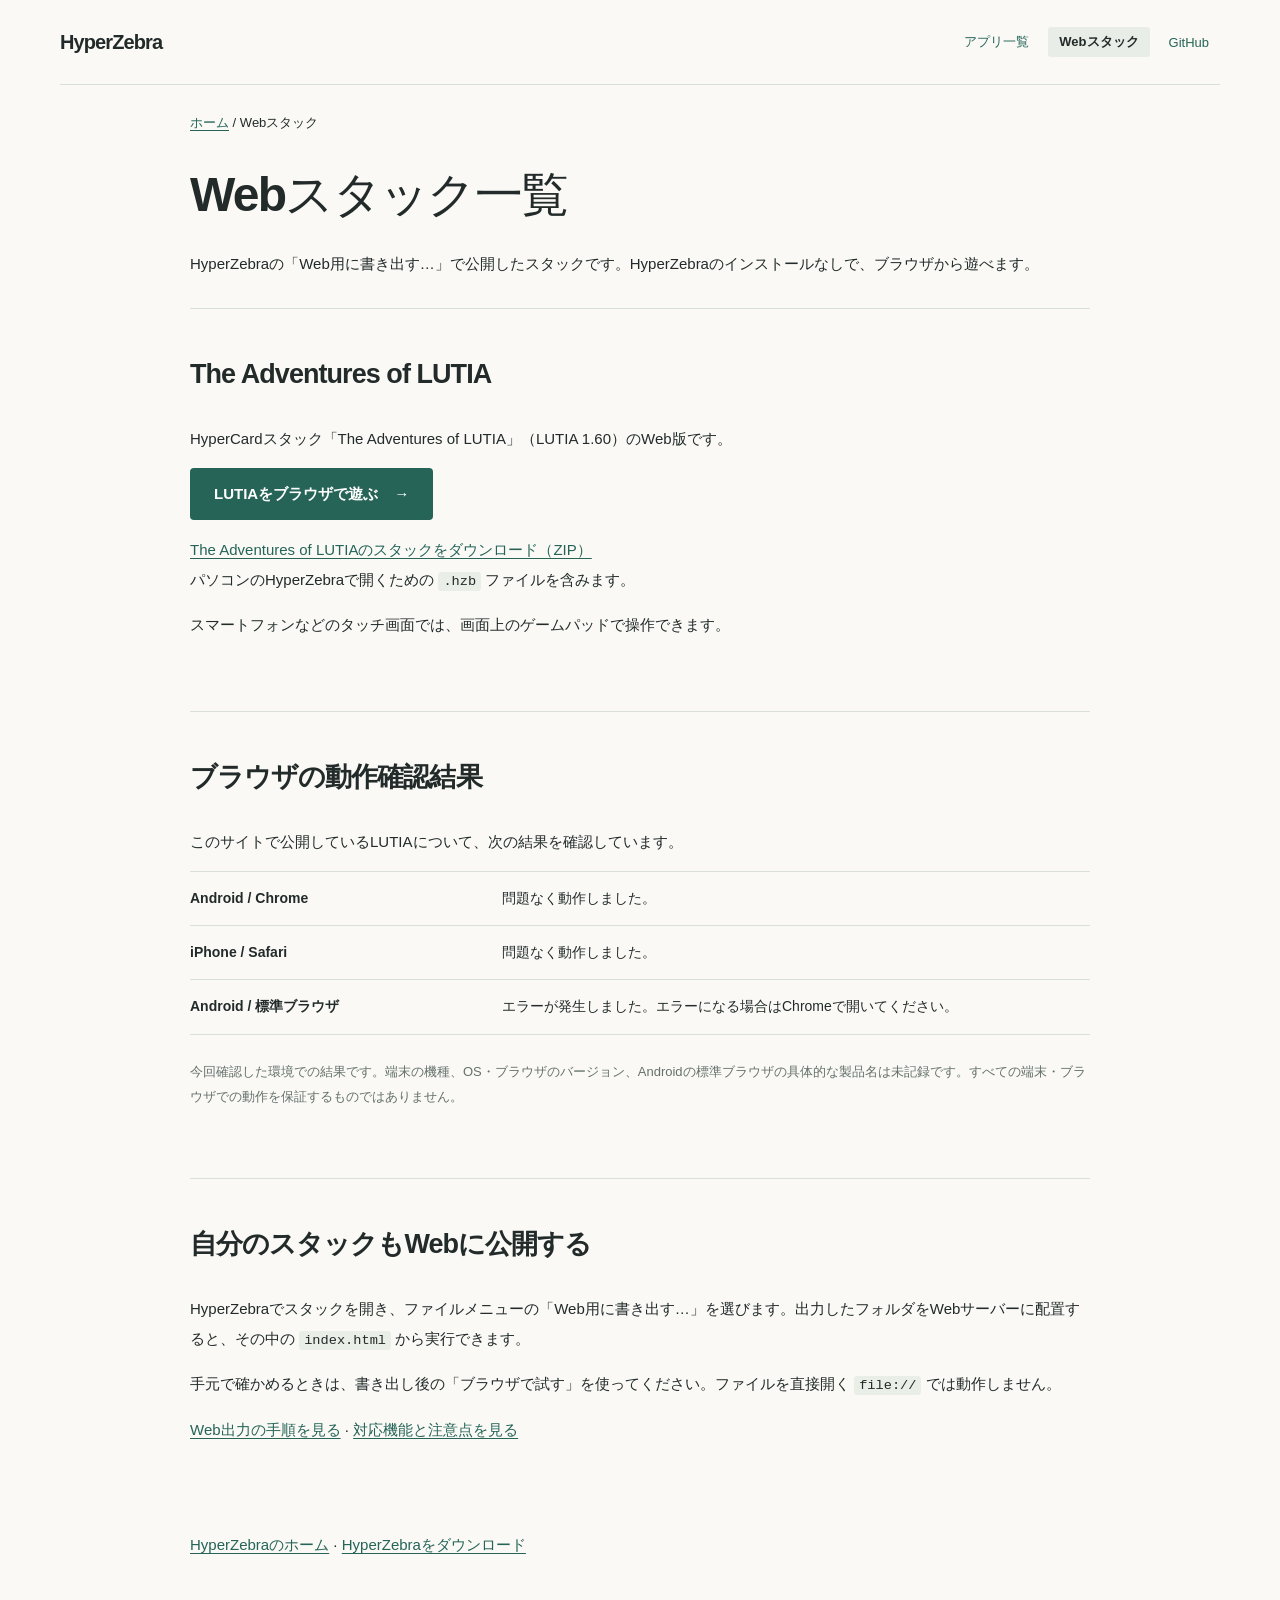
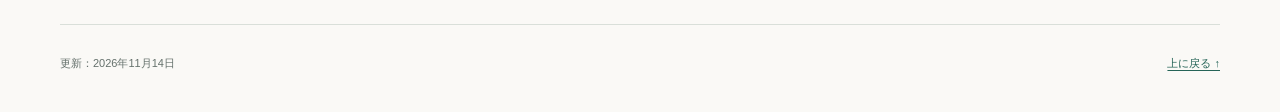
<file: wasm/index.html>
<!doctype html>
<html lang="ja">
<head>
  <meta charset="utf-8">
  <meta name="viewport" content="width=device-width, initial-scale=1">
  <title>Webスタック一覧 — HyperZebra</title>
  <meta name="description" content="HyperZebraのWeb出力で公開したHyperCardスタック。The Adventures of LUTIAをブラウザで遊べます。AndroidのChrome・iPhoneのSafariでの動作確認結果も掲載。">
  <meta name="theme-color" content="#faf9f6">
  <link rel="canonical" href="https://pgostation.github.io/HyperZebra-site/wasm/">
  <meta property="og:type" content="website">
  <meta property="og:locale" content="ja_JP">
  <meta property="og:title" content="Webスタック一覧 — HyperZebra">
  <meta property="og:description" content="The Adventures of LUTIAをインストール不要で遊べます。HyperZebraのWeb出力による公開例とブラウザの動作確認結果。">
  <meta property="og:url" content="https://pgostation.github.io/HyperZebra-site/wasm/">
  <link rel="stylesheet" href="../assets/style.css">
</head>
<body id="top">
<a class="skip-link" href="#main">本文へ移動</a>
<div class="shell">
  <header class="site-header">
    <a class="wordmark" href="../index.html">HyperZebra</a>
    <nav class="header-links" aria-label="サイト内リンク"><a href="../apps/">アプリ一覧</a><span aria-current="page">Webスタック</span><a href="https://github.com/pgostation/HyperZebra">GitHub</a></nav>
  </header>
  <main id="main" class="catalog-main">
    <nav class="breadcrumbs" aria-label="パンくず"><a href="../index.html">ホーム</a><span aria-hidden="true"> / </span><span aria-current="page">Webスタック</span></nav>
    <header class="catalog-heading">
      <h1>Webスタック一覧</h1>
      <p>HyperZebraの「Web用に書き出す…」で公開したスタックです。HyperZebraのインストールなしで、ブラウザから遊べます。</p>
    </header>

    <section class="section" aria-labelledby="heading-lutia">
      <h2 id="heading-lutia">The Adventures of LUTIA</h2>
      <p>HyperCardスタック「The Adventures of LUTIA」（LUTIA 1.60）のWeb版です。</p>
      <p><a class="download-button" href="LUTIAWeb/">LUTIAをブラウザで遊ぶ <span aria-hidden="true">→</span></a></p>
      <p><a href="LUTIA%20f.zip" download>The Adventures of LUTIAのスタックをダウンロード（ZIP）</a><br>パソコンのHyperZebraで開くための <code>.hzb</code> ファイルを含みます。</p>
      <p>スマートフォンなどのタッチ画面では、画面上のゲームパッドで操作できます。</p>
    </section>

    <section class="section" id="browsers" aria-labelledby="heading-browsers">
      <h2 id="heading-browsers">ブラウザの動作確認結果</h2>
      <p>このサイトで公開しているLUTIAについて、次の結果を確認しています。</p>
      <dl class="app-facts">
        <div><dt>Android / Chrome</dt><dd>問題なく動作しました。</dd></div>
        <div><dt>iPhone / Safari</dt><dd>問題なく動作しました。</dd></div>
        <div><dt>Android / 標準ブラウザ</dt><dd>エラーが発生しました。エラーになる場合はChromeで開いてください。</dd></div>
      </dl>
      <p class="record-note">今回確認した環境での結果です。端末の機種、OS・ブラウザのバージョン、Androidの標準ブラウザの具体的な製品名は未記録です。すべての端末・ブラウザでの動作を保証するものではありません。</p>
    </section>

    <section class="section" aria-labelledby="heading-export">
      <h2 id="heading-export">自分のスタックもWebに公開する</h2>
      <p>HyperZebraでスタックを開き、ファイルメニューの「Web用に書き出す…」を選びます。出力したフォルダをWebサーバーに配置すると、その中の <code>index.html</code> から実行できます。</p>
      <p>手元で確かめるときは、書き出し後の「ブラウザで試す」を使ってください。ファイルを直接開く <code>file://</code> では動作しません。</p>
      <p><a href="../index.html#faq-hypercard-web">Web出力の手順を見る</a> · <a href="../index.html#faq-hypercard-web">対応機能と注意点を見る</a></p>
    </section>
    <p><a href="../index.html">HyperZebraのホーム</a> · <a href="https://github.com/pgostation/HyperZebra/releases">HyperZebraをダウンロード</a></p>
  </main>
  <footer class="site-footer"><p><time datetime="2026-11-14">更新：2026年11月14日</time></p><a href="#top">上に戻る ↑</a></footer>
</div>
</body>
</html>
</file>
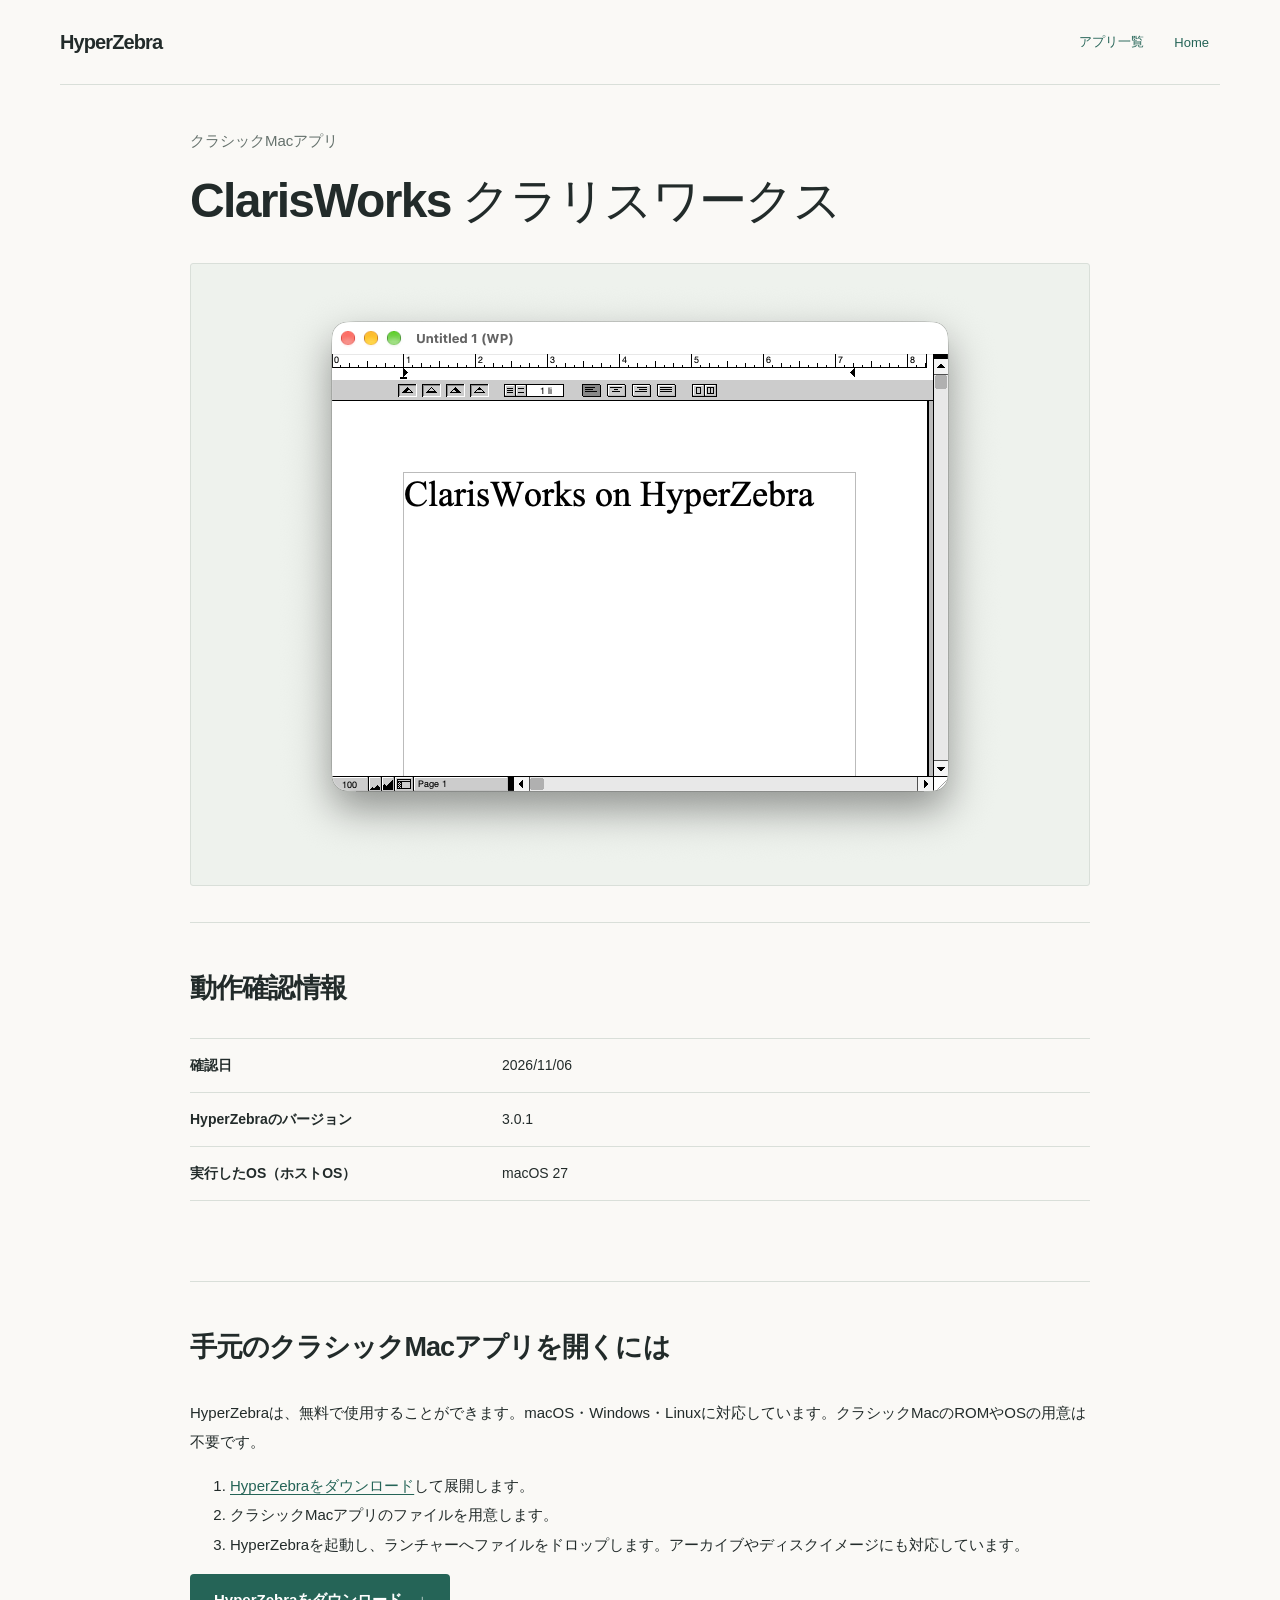
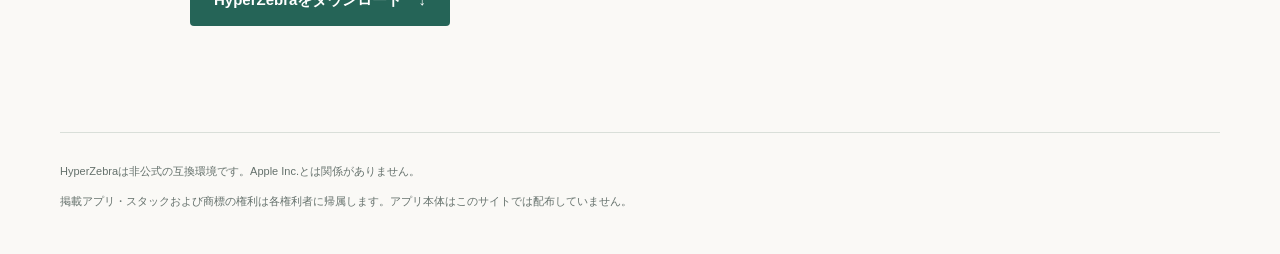
<file: apps/clarisworks/index.html>
<!doctype html>
<html lang="ja">
<head>
  <meta charset="utf-8">
  <meta name="viewport" content="width=device-width, initial-scale=1">
  <title>ClarisWorks</title>
  <meta name="theme-color" content="#faf9f6">
  <link rel="stylesheet" href="../../assets/style.css">
</head>
<body id="top">
<div class="shell">
  <header class="site-header">
    <a class="wordmark" href="../../index.html">HyperZebra</a>
    <nav class="header-links" aria-label="サイト内リンク"><a href="../../apps/">アプリ一覧</a><a href="../../index.html">Home</a></nav>
  </header>
  <main id="main" class="catalog-main">
    <article>
      <header class="catalog-heading">
        <p class="catalog-kind">クラシックMacアプリ</p>
        <h1>ClarisWorks クラリスワークス</h1>
      </header>
      <figure class="app-screenshot">
        <p class="image-stage"><img src="../../images/classic-mac-app.png" width="728" height="581" fetchpriority="high" decoding="async"></a>
      </figure>
      <section class="section" aria-labelledby="record-heading">
        <h2 id="record-heading">動作確認情報</h2>
        <dl class="app-facts"><div><dt>確認日</dt><dd>2026/11/06</dd></div><div><dt>HyperZebraのバージョン</dt><dd>3.0.1</dd></div><div><dt>実行したOS（ホストOS）</dt><dd>macOS 27</dd></div></dl>
      </section>
      <section class="section" aria-labelledby="open-heading">
        <h2 id="open-heading">手元のクラシックMacアプリを開くには</h2>
        <p>HyperZebraは、無料で使用することができます。macOS・Windows・Linuxに対応しています。クラシックMacのROMやOSの用意は不要です。</p>
        <ol class="app-open-steps"><li><a href="https://github.com/pgostation/HyperZebra/releases">HyperZebraをダウンロード</a>して展開します。</li><li>クラシックMacアプリのファイルを用意します。</li><li>HyperZebraを起動し、ランチャーへファイルをドロップします。アーカイブやディスクイメージにも対応しています。</li></ol>
        <a class="download-button" href="https://github.com/pgostation/HyperZebra/releases">HyperZebraをダウンロード <span aria-hidden="true">↓</span></a>
      </section>
    </article>
  </main>
  <footer class="site-footer"><div class="footer-notices"><p>HyperZebraは非公式の互換環境です。Apple Inc.とは関係がありません。</p><p>掲載アプリ・スタックおよび商標の権利は各権利者に帰属します。アプリ本体はこのサイトでは配布していません。</p></div></footer>
</div>
</body>
</html>
</file>
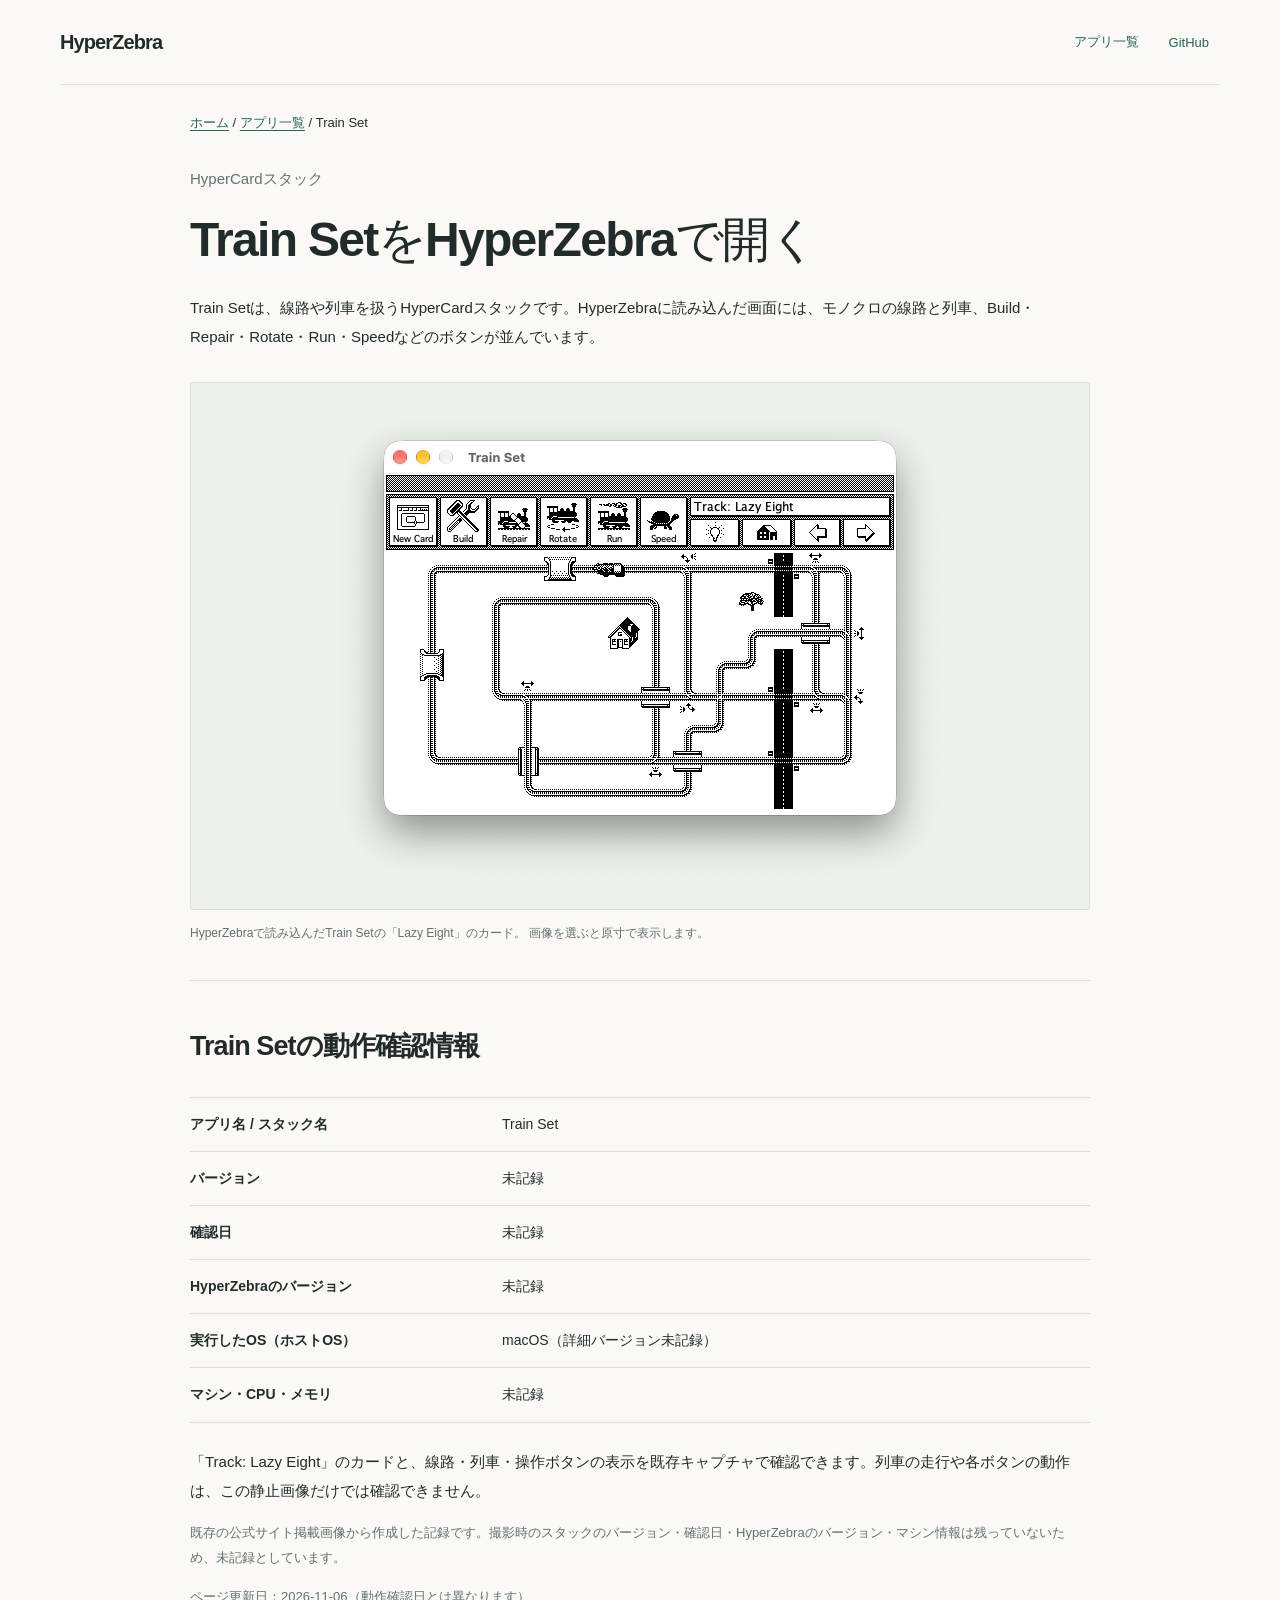
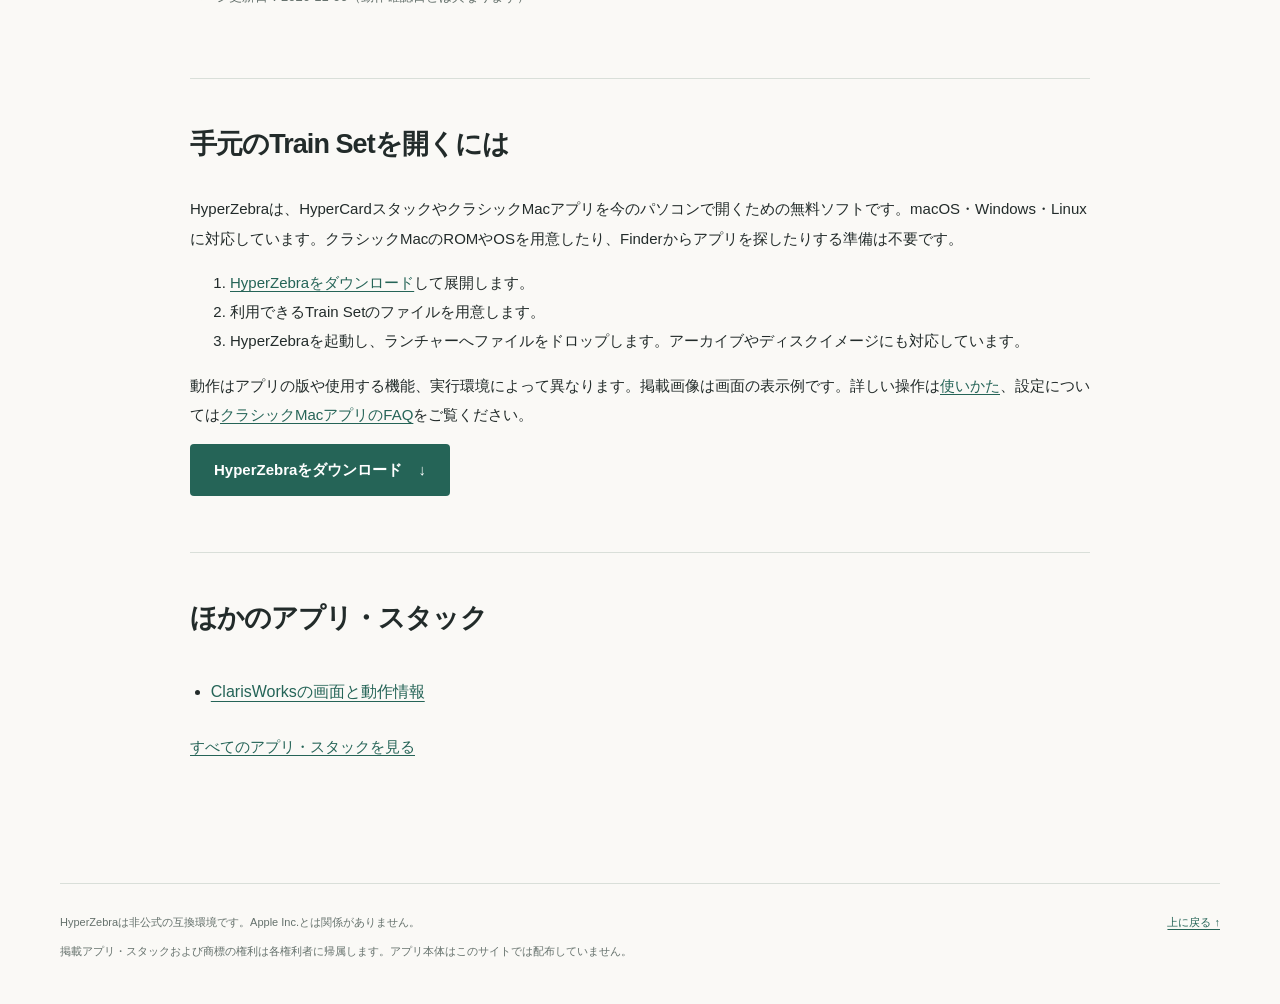
<file: apps/train-set/index.html>
<!doctype html>
<html lang="ja">
<head>
  <meta charset="utf-8">
  <meta name="viewport" content="width=device-width, initial-scale=1">
  <title>Train SetをHyperZebraで開く — 画面と動作情報</title>
  <meta name="description" content="HyperCardスタック「Train Set」をHyperZebraで開いた画面を紹介します。モノクロの線路や列車が並ぶ、懐かしいスタックの表示例です。">
  <meta name="theme-color" content="#faf9f6">
  <link rel="canonical" href="https://pgostation.github.io/HyperZebra-site/apps/train-set/">
  <meta property="og:type" content="website">
  <meta property="og:locale" content="ja_JP">
  <meta property="og:title" content="Train SetをHyperZebraで開く — 画面と動作情報">
  <meta property="og:description" content="HyperCardスタック「Train Set」をHyperZebraで開いた画面を紹介します。モノクロの線路や列車が並ぶ、懐かしいスタックの表示例です。">
  <meta property="og:url" content="https://pgostation.github.io/HyperZebra-site/apps/train-set/">
  <meta property="og:image" content="https://pgostation.github.io/HyperZebra-site/images/imported-stack.png">
  <link rel="stylesheet" href="../../assets/style.css">
  <script type="application/ld+json">{"@context": "https://schema.org", "@graph": [{"@type": "WebPage", "@id": "https://pgostation.github.io/HyperZebra-site/apps/train-set/", "url": "https://pgostation.github.io/HyperZebra-site/apps/train-set/", "name": "Train SetをHyperZebraで開く — 画面と動作情報", "description": "HyperCardスタック「Train Set」をHyperZebraで開いた画面を紹介します。モノクロの線路や列車が並ぶ、懐かしいスタックの表示例です。", "inLanguage": "ja", "dateModified": "2026-11-06", "primaryImageOfPage": {"@type": "ImageObject", "contentUrl": "https://pgostation.github.io/HyperZebra-site/images/imported-stack.png", "caption": "HyperZebraで読み込んだTrain Setの「Lazy Eight」のカード。", "width": 624, "height": 486}}, {"@type": "BreadcrumbList", "itemListElement": [{"@type": "ListItem", "position": 1, "name": "HyperZebra", "item": "https://pgostation.github.io/HyperZebra-site/"}, {"@type": "ListItem", "position": 2, "name": "アプリ一覧", "item": "https://pgostation.github.io/HyperZebra-site/apps/"}, {"@type": "ListItem", "position": 3, "name": "Train Set", "item": "https://pgostation.github.io/HyperZebra-site/apps/train-set/"}]}]}</script>
</head>
<body id="top">
<a class="skip-link" href="#main">本文へ移動</a>
<div class="shell">
  <header class="site-header">
    <a class="wordmark" href="../../index.html">HyperZebra</a>
    <nav class="header-links" aria-label="サイト内リンク"><a href="../../apps/">アプリ一覧</a><a href="https://github.com/pgostation/HyperZebra">GitHub</a></nav>
  </header>
  <main id="main" class="catalog-main">
    <nav class="breadcrumbs" aria-label="パンくず"><a href="../../index.html">ホーム</a><span aria-hidden="true"> / </span><a href="../">アプリ一覧</a><span aria-hidden="true"> / </span><span aria-current="page">Train Set</span></nav>
    <article>
      <header class="catalog-heading">
        <p class="catalog-kind">HyperCardスタック</p>
        <h1>Train SetをHyperZebraで開く</h1>
        
        <p>Train Setは、線路や列車を扱うHyperCardスタックです。HyperZebraに読み込んだ画面には、モノクロの線路と列車、Build・Repair・Rotate・Run・Speedなどのボタンが並んでいます。</p>
      </header>
      <figure class="app-screenshot">
        <a class="figure-link image-stage" href="../../images/imported-stack.png"><img src="../../images/imported-stack.png" width="624" height="486" alt="HyperZebraで開いたHyperCardスタックTrain Set。Lazy Eightの線路、列車、BuildやRunなどのボタンが表示されている。" fetchpriority="high" decoding="async"></a>
        <figcaption>HyperZebraで読み込んだTrain Setの「Lazy Eight」のカード。 画像を選ぶと原寸で表示します。</figcaption>
      </figure>
      <section class="section" aria-labelledby="record-heading">
        <h2 id="record-heading">Train Setの動作確認情報</h2>
        <dl class="app-facts"><div><dt>アプリ名 / スタック名</dt><dd>Train Set</dd></div><div><dt>バージョン</dt><dd>未記録</dd></div><div><dt>確認日</dt><dd>未記録</dd></div><div><dt>HyperZebraのバージョン</dt><dd>未記録</dd></div><div><dt>実行したOS（ホストOS）</dt><dd>macOS（詳細バージョン未記録）</dd></div><div><dt>マシン・CPU・メモリ</dt><dd>未記録</dd></div></dl>
        <p>「Track: Lazy Eight」のカードと、線路・列車・操作ボタンの表示を既存キャプチャで確認できます。列車の走行や各ボタンの動作は、この静止画像だけでは確認できません。</p>
        <p class="record-note">既存の公式サイト掲載画像から作成した記録です。撮影時のスタックのバージョン・確認日・HyperZebraのバージョン・マシン情報は残っていないため、未記録としています。</p>
        <p class="record-note">ページ更新日：<time datetime="2026-11-06">2026-11-06</time>（動作確認日とは異なります）</p>
      </section>
      <section class="section" aria-labelledby="open-heading">
        <h2 id="open-heading">手元のTrain Setを開くには</h2>
        <p>HyperZebraは、HyperCardスタックやクラシックMacアプリを今のパソコンで開くための無料ソフトです。macOS・Windows・Linuxに対応しています。クラシックMacのROMやOSを用意したり、Finderからアプリを探したりする準備は不要です。</p>
        <ol class="app-open-steps"><li><a href="https://github.com/pgostation/HyperZebra/releases">HyperZebraをダウンロード</a>して展開します。</li><li>利用できるTrain Setのファイルを用意します。</li><li>HyperZebraを起動し、ランチャーへファイルをドロップします。アーカイブやディスクイメージにも対応しています。</li></ol>
        <p>動作はアプリの版や使用する機能、実行環境によって異なります。掲載画像は画面の表示例です。詳しい操作は<a href="../../index.html#start">使いかた</a>、設定については<a href="../../index.html#faq-mac">クラシックMacアプリのFAQ</a>をご覧ください。</p>
        <a class="download-button" href="https://github.com/pgostation/HyperZebra/releases">HyperZebraをダウンロード <span aria-hidden="true">↓</span></a>
      </section>
    </article>
    <section class="section" aria-labelledby="related-heading"><h2 id="related-heading">ほかのアプリ・スタック</h2><ul class="catalog-links"><li><a href="../clarisworks/">ClarisWorksの画面と動作情報</a></li></ul><p><a href="../">すべてのアプリ・スタックを見る</a></p></section>
  </main>
  <footer class="site-footer"><div class="footer-notices"><p>HyperZebraは非公式の互換環境です。Apple Inc.とは関係がありません。</p><p>掲載アプリ・スタックおよび商標の権利は各権利者に帰属します。アプリ本体はこのサイトでは配布していません。</p></div><a href="#top">上に戻る ↑</a></footer>
</div>
</body>
</html>
</file>
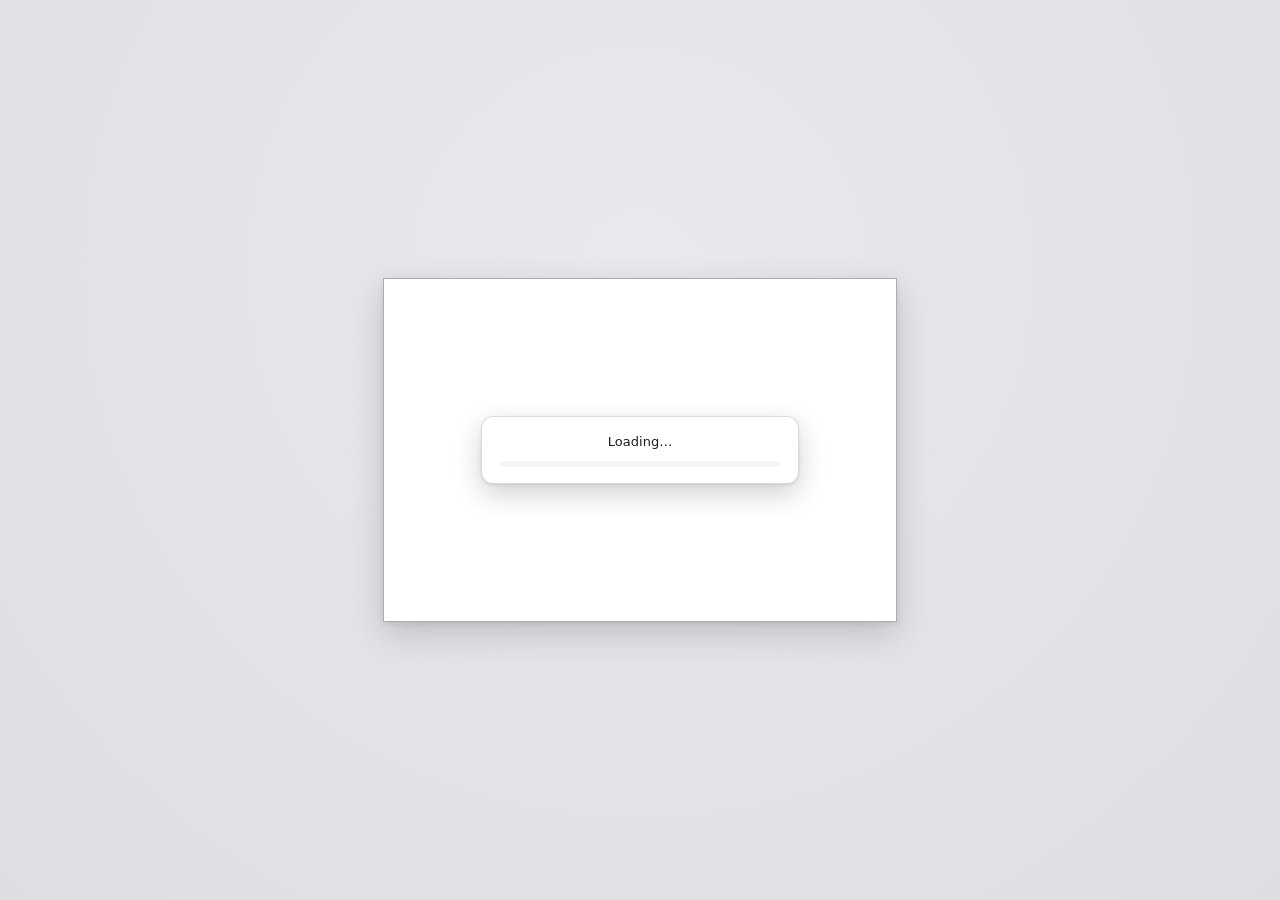
<file: wasm/LUTIAWeb/index.html>
<!doctype html>
<html lang="en" data-stack="LUTIA 1.60.hzb" data-wasm="player-68k.wasm" data-menubar="hidden" data-gamepad="left,right,z,x">
<head>
<meta charset="utf-8">
<meta name="viewport" content="width=device-width, initial-scale=1">
<title>HyperZebra Player</title>
<style>
  :root {
    --bg: #e8e9ec; --bg-deep: #dcdee2; --fg: #1d1d1f; --muted: #6e6e73; --panel: #ffffff; --panel-2: #f5f5f7;
    --line: rgba(0, 0, 0, 0.14); --frame: rgba(0, 0, 0, 0.32); --accent: #0a64d8; --on-accent: #ffffff; --error: #b3261e;
    --shadow: 0 12px 32px rgba(0, 0, 0, 0.16), 0 2px 6px rgba(0, 0, 0, 0.08); --menu-shadow: 0 10px 28px rgba(0, 0, 0, 0.18), 0 1px 3px rgba(0, 0, 0, 0.1);
    color-scheme: light;
  }
  @media (prefers-color-scheme: dark) { :root:not([data-theme="light"]) {
    --bg: #1b1c1f; --bg-deep: #121315; --fg: #f2f2f4; --muted: #9a9aa2; --panel: #26272b; --panel-2: #2f3035;
    --line: rgba(255, 255, 255, 0.12); --frame: rgba(255, 255, 255, 0.2); --accent: #4c8dff; --on-accent: #ffffff; --error: #ff8a80;
    --shadow: 0 14px 36px rgba(0, 0, 0, 0.55), 0 2px 6px rgba(0, 0, 0, 0.4); --menu-shadow: 0 12px 30px rgba(0, 0, 0, 0.5), 0 1px 3px rgba(0, 0, 0, 0.4);
    color-scheme: dark;
  } }
  :root[data-theme="dark"] {
    --bg: #1b1c1f; --bg-deep: #121315; --fg: #f2f2f4; --muted: #9a9aa2; --panel: #26272b; --panel-2: #2f3035;
    --line: rgba(255, 255, 255, 0.12); --frame: rgba(255, 255, 255, 0.2); --accent: #4c8dff; --on-accent: #ffffff; --error: #ff8a80;
    --shadow: 0 14px 36px rgba(0, 0, 0, 0.55), 0 2px 6px rgba(0, 0, 0, 0.4); --menu-shadow: 0 12px 30px rgba(0, 0, 0, 0.5), 0 1px 3px rgba(0, 0, 0, 0.4);
    color-scheme: dark;
  }
  html, body { height: 100%; }
  body { margin: 0; background: radial-gradient(ellipse at 50% 30%, var(--bg) 0%, var(--bg-deep) 100%) fixed; color: var(--fg);
    font: 14px/1.4 -apple-system, BlinkMacSystemFont, "Segoe UI", "Hiragino Sans", "Noto Sans JP", system-ui, sans-serif; }
  /* the stage: the screen (menu bar and card) in the middle of the window, the message box and a line for errors under it
     (fit() sizes the card to what is left: the PAD around it) */
  #stage { min-height: 100%; box-sizing: border-box; padding: 16px; display: flex; align-items: center; justify-content: center; }
  #wrap { max-width: 100%; width: max-content; }
  #screen { position: relative; background: var(--panel); border: 1px solid var(--frame); box-shadow: var(--shadow); }
  #loading { position: absolute; left: 50%; top: 50%; transform: translate(-50%, -50%); width: min(280px, calc(100vw - 64px)); padding: 16px 18px;
    background: var(--panel); color: var(--fg); border: 1px solid var(--line); border-radius: 12px; box-shadow: var(--menu-shadow); font-size: 13px; text-align: center; }
  #loading[hidden] { display: none; }
  #loadbar { height: 6px; border-radius: 3px; margin-top: 10px; overflow: hidden; background: var(--panel-2); }
  #loadfill { height: 100%; width: 0; border-radius: 3px; background: var(--accent); transition: width 0.15s linear; }
  #loadbar.busy #loadfill { width: 30%; animation: hzbusy 1.1s ease-in-out infinite alternate; }
  @keyframes hzbusy { from { margin-left: 0; } to { margin-left: 70%; } }
  #loadstart { font: inherit; font-weight: 600; margin-top: 10px; padding: 7px 18px; border: 0; border-radius: 8px; background: var(--accent); color: var(--on-accent); cursor: pointer; }
  #loadstart[hidden] { display: none; }
  #loadstart:focus-visible { outline: 2px solid var(--accent); outline-offset: 2px; }
  @media (prefers-reduced-motion: reduce) { #loadbar.busy #loadfill { animation: none; width: 100%; opacity: 0.5; } }
  #menubar { display: flex; flex-wrap: wrap; align-items: center; gap: 2px; padding: 2px 6px; background: var(--panel); border-bottom: 1px solid var(--frame);
    font-size: 13px; line-height: 1.2; position: relative; user-select: none; -webkit-user-select: none; }
  #menubar[hidden] { display: none; }
  /* a script is running: its choices would be dropped (PlayerLoop), as HyperCard's menus do nothing then */
  #menubar.busy > button { color: var(--muted); opacity: 0.55; }
  #menubar.busy > button:hover { background: none; }
  #menubar > button { font: inherit; font-weight: 500; color: var(--fg); background: none; border: 0; border-radius: 5px; padding: 3px 9px; cursor: default; }
  #menubar > button:hover { background: var(--panel-2); }
  #menubar > button[aria-expanded="true"] { background: var(--accent); color: var(--on-accent); }
  #menubar > button:focus-visible { outline: 2px solid var(--accent); outline-offset: 1px; }
  .menu { position: absolute; z-index: 10; min-width: 200px; max-width: min(340px, calc(100vw - 40px)); max-height: 70vh; overflow-y: auto; margin-top: 3px;
    background: var(--panel); color: var(--fg); border: 1px solid var(--line); border-radius: 8px; box-shadow: var(--menu-shadow); padding: 4px; }
  .menu button { display: flex; width: 100%; gap: 16px; justify-content: space-between; font: inherit; color: inherit; background: none; border: 0;
    border-radius: 5px; padding: 4px 10px 4px 24px; text-align: left; position: relative; }
  .menu button:disabled { color: var(--muted); opacity: 0.7; }
  .menu button:not(:disabled):hover, .menu button:not(:disabled):focus { background: var(--accent); color: var(--on-accent); outline: none; }
  .menu button .check { position: absolute; left: 8px; }
  .menu button .key { color: inherit; opacity: 0.6; font-variant-numeric: tabular-nums; }
  .menu.popup { position: fixed; z-index: 30; margin-top: 2px; max-height: min(70vh, 420px); }
  .menu hr { border: 0; border-top: 1px solid var(--line); margin: 4px 6px; }
  /* the card as large as the window lets it (fit() sets its size; the worker draws it at the screen's pixels) */
  #card { display: block; image-rendering: pixelated; outline: none; background: #fff; touch-action: none; }
  #card:focus-visible { box-shadow: 0 0 0 2px var(--accent); }
  #msgwrap { position: relative; }
  #msgover { position: absolute; left: 0; top: 10px; width: 100%; height: calc(100% - 10px); pointer-events: none; image-rendering: pixelated; display: none; border-radius: 8px; }
  #msgbox { display: none; margin-top: 10px; width: 100%; box-sizing: border-box; font: 13px Geneva, "Hiragino Sans", Helvetica, sans-serif; padding: 6px 10px;
    border: 1px solid var(--frame); border-radius: 8px; background: var(--panel); color: var(--fg); box-shadow: 0 1px 2px rgba(0, 0, 0, 0.06); }
  #msgbox:focus { outline: 2px solid var(--accent); outline-offset: -1px; }
  /* only what went wrong (the stack did not load, the player stopped) */
  #status { margin: 8px 0 0; color: var(--error); font: 12px/1.4 ui-monospace, Menlo, monospace; white-space: pre-wrap; max-height: 30vh; overflow: auto; }
  #status:empty { display: none; }
  dialog { border: 1px solid var(--line); border-radius: 12px; box-shadow: var(--menu-shadow); padding: 18px 20px 16px; max-width: min(440px, calc(100vw - 48px));
    font: 13px/1.45 -apple-system, BlinkMacSystemFont, "Segoe UI", "Hiragino Sans", system-ui, sans-serif; color: var(--fg); background: var(--panel); }
  dialog::backdrop { background: rgba(0, 0, 0, 0.18); }
  dialog p { white-space: pre-wrap; margin: 0 0 14px; }
  dialog input { width: 100%; box-sizing: border-box; margin-bottom: 14px; font: inherit; padding: 6px 8px; border: 1px solid var(--frame); border-radius: 6px; background: var(--panel); color: var(--fg); }
  dialog input:focus { outline: 2px solid var(--accent); outline-offset: -1px; }
  dialog input[type=color] { height: 44px; padding: 3px; cursor: pointer; }
  dialog select { display: block; width: 100%; min-width: 260px; box-sizing: border-box; margin-bottom: 14px; font: inherit; padding: 4px; border: 1px solid var(--frame); border-radius: 6px; background: var(--panel); color: var(--fg); }
  dialog .buttons .left { margin-right: auto; }
  dialog .buttons { display: flex; gap: 8px; justify-content: flex-end; flex-wrap: wrap; }
  dialog button { font: inherit; min-width: 72px; padding: 5px 14px; border: 1px solid var(--frame); border-radius: 7px; background: var(--panel-2); color: var(--fg); }
  dialog button:hover { filter: brightness(0.97); }
  dialog button.default { background: var(--accent); border-color: var(--accent); color: var(--on-accent); font-weight: 600; }
  dialog button:focus-visible { outline: 2px solid var(--accent); outline-offset: 2px; }
  /* Button Info / Field Info (PartInfo): changes go into the part at once, one Close button */
  #info { min-width: min(360px, calc(100vw - 48px)); }
  #info h2 { font-size: 14px; font-weight: 600; margin: 0 0 12px; }
  #info label.row { display: grid; grid-template-columns: max-content 1fr; align-items: center; gap: 8px; margin-bottom: 10px; }
  #info label.row input, #info select { margin: 0; width: 100%; box-sizing: border-box; font: inherit; padding: 5px 8px; border: 1px solid var(--frame);
    border-radius: 6px; background: var(--panel); color: var(--fg); }
  #info .facts { color: var(--muted); font-size: 12px; margin: -2px 0 10px; }
  #info .facts div { white-space: pre-wrap; }
  #info .checks { display: grid; grid-template-columns: 1fr 1fr; gap: 4px 14px; margin: 4px 0 16px; }
  #info .checks label { display: flex; align-items: center; gap: 6px; }
  #info .checks input { width: auto; margin: 0; }
  /* the virtual game pad (a phone has no keyboard): the d-pad at the left, the stack's other keys at the right, under the
     card when the screen stands, beside it when it lies (fit() leaves it that room) */
  #pad { position: fixed; left: 0; right: 0; bottom: 0; z-index: 5; display: flex; justify-content: space-between; align-items: flex-end;
    box-sizing: border-box; padding: 12px max(16px, env(safe-area-inset-right)) max(14px, env(safe-area-inset-bottom)) max(16px, env(safe-area-inset-left));
    pointer-events: none; touch-action: none; user-select: none; -webkit-user-select: none; -webkit-touch-callout: none; -webkit-tap-highlight-color: transparent;
    --pad: min(40vw, 172px); --btn: min(17vw, 66px); }
  #pad[hidden] { display: none; }
  #pad.landscape { top: 0; --pad: min(40vh, 156px); --btn: min(16vh, 60px); padding-bottom: max(20px, env(safe-area-inset-bottom)); }
  #pad .dpad, #pad .padbtn, #padtoggle { pointer-events: auto; }
  #pad.off .dpad, #pad.off .padbtns { visibility: hidden; }
  #pad .dpad { position: relative; width: var(--pad); height: var(--pad); border-radius: 50%; flex: none;
    background: color-mix(in srgb, var(--panel) 82%, transparent); border: 1px solid var(--frame); box-shadow: var(--menu-shadow); }
  #pad .dpad .arm { position: absolute; display: flex; align-items: center; justify-content: center; color: var(--muted);
    font-size: calc(var(--pad) * 0.13); background: var(--panel-2); border: 1px solid var(--line); box-sizing: border-box; }
  #pad .dpad .arm.up { left: 34%; right: 34%; top: 6%; height: 34%; border-radius: 10px 10px 4px 4px; }
  #pad .dpad .arm.down { left: 34%; right: 34%; bottom: 6%; height: 34%; border-radius: 4px 4px 10px 10px; }
  #pad .dpad .arm.left { top: 34%; bottom: 34%; left: 6%; width: 34%; border-radius: 10px 4px 4px 10px; }
  #pad .dpad .arm.right { top: 34%; bottom: 34%; right: 6%; width: 34%; border-radius: 4px 10px 10px 4px; }
  #pad .dpad .arm.unused { opacity: 0.3; }
  #pad .dpad .arm.on { background: var(--accent); color: var(--on-accent); border-color: var(--accent); }
  /* (from the left in gamepadKeys' order: the most used, then as the key strings name them: CarChaser's "^op^cm" steers left, right; rows fill from the bottom) */
  #pad .padbtns { display: flex; flex-wrap: wrap-reverse; justify-content: flex-end; align-content: flex-start;
    gap: 10px; max-width: calc(var(--btn) * 3 + 20px); flex: none; }
  #pad.landscape .padbtns { max-width: calc(var(--btn) * 2 + 10px); }
  #pad .padbtn { width: var(--btn); height: var(--btn); border-radius: 50%; display: flex; flex-direction: column; align-items: center; justify-content: center;
    font: 600 calc(var(--btn) * 0.32)/1 -apple-system, BlinkMacSystemFont, "Segoe UI", system-ui, sans-serif; color: var(--fg);
    background: color-mix(in srgb, var(--panel) 86%, transparent); border: 1px solid var(--frame); box-shadow: var(--menu-shadow); box-sizing: border-box; }
  #pad .padbtn small { font-size: calc(var(--btn) * 0.17); font-weight: 500; color: var(--muted); margin-top: 2px; }
  #pad .padbtn.on { background: var(--accent); color: var(--on-accent); border-color: var(--accent); transform: scale(0.95); }
  #pad .padbtn.on small { color: var(--on-accent); }
  #padtoggle { position: fixed; z-index: 6; left: 50%; bottom: max(10px, env(safe-area-inset-bottom)); transform: translateX(-50%); width: 36px; height: 28px;
    border-radius: 14px; border: 1px solid var(--line); background: color-mix(in srgb, var(--panel) 80%, transparent); color: var(--muted);
    display: flex; align-items: center; justify-content: center; padding: 0; touch-action: manipulation; }
  #pad.landscape + #padtoggle { left: auto; right: max(12px, env(safe-area-inset-right)); top: max(10px, env(safe-area-inset-top)); bottom: auto; transform: none; }
  #padtoggle[hidden] { display: none; }
  #padtoggle:focus-visible { outline: 2px solid var(--accent); outline-offset: 2px; }
  #padtoggle svg { width: 20px; height: 20px; }
  /* the language menu: a button at the page's top left (the page loads again in the language chosen) */
  #langbtn { position: fixed; z-index: 6; left: max(10px, env(safe-area-inset-left)); top: max(8px, env(safe-area-inset-top)); height: 28px;
    border-radius: 14px; border: 1px solid var(--line); background: color-mix(in srgb, var(--panel) 80%, transparent); color: var(--muted);
    display: flex; align-items: center; gap: 5px; padding: 0 10px 0 7px; font: 12px/1 -apple-system, BlinkMacSystemFont, "Segoe UI", system-ui, sans-serif;
    touch-action: manipulation; cursor: pointer; }
  #langbtn[hidden] { display: none; }
  #langbtn:not(.inbar) { width: 28px; padding: 0; justify-content: center; opacity: 0.85; }
  #langbtn:not(.inbar) #langname { display: none; }
  /* over the right end of the stack's menu bar when it shows (where a Mac has its keyboard menu) */
  #langbtn.inbar { position: absolute; z-index: 2; left: auto; right: 4px; top: 50%; transform: translateY(-50%); height: 22px; border: 0;
    border-radius: 5px; background: none; padding: 0 7px; font-size: 12px; }
  #langbtn.inbar:hover { background: var(--panel-2); }
  #langbtn.inbar[aria-expanded="true"] { background: var(--accent); color: var(--on-accent); }
  #langbtn:hover, #langbtn[aria-expanded="true"] { color: var(--fg); }
  #langbtn:focus-visible { outline: 2px solid var(--accent); outline-offset: 2px; }
  #langbtn svg { width: 16px; height: 16px; flex: none; }
</style>
</head>
<body>
<main id="stage"><div id="wrap">
  <div id="screen">
    <nav id="menubar" aria-label="Stack menus" hidden></nav>
    <canvas id="card" width="512" height="342" tabindex="0"></canvas>
    <div id="loading" role="status" aria-live="polite"><div id="loadtext">Loading…</div><div id="loadbar" role="progressbar" aria-valuemin="0" aria-valuemax="100"><div id="loadfill"></div></div><button id="loadstart" type="button" hidden>Click to start</button></div>
  </div>
  <div id="msgwrap"><input id="msgbox" type="text" spellcheck="false" autocomplete="off" aria-label="Message box"><canvas id="msgover" aria-hidden="true"></canvas></div>
  <pre id="status" role="alert"></pre>
</div></main>
<button id="langbtn" type="button" hidden aria-haspopup="menu" aria-expanded="false" title="Language"><svg viewBox="0 0 24 24" fill="none" stroke="currentColor" stroke-width="1.7" stroke-linecap="round" aria-hidden="true"><circle cx="12" cy="12" r="9"/><path d="M3 12h18M12 3c2.5 2.6 3.8 5.6 3.8 9s-1.3 6.4-3.8 9c-2.5-2.6-3.8-5.6-3.8-9S9.5 5.6 12 3z"/></svg><span id="langname"></span></button>
<div id="pad" hidden aria-label="Game pad"></div>
<button id="padtoggle" type="button" hidden aria-label="Hide the game pad" title="Game pad"><svg viewBox="0 0 24 24" fill="none" stroke="currentColor" stroke-width="1.8" stroke-linecap="round" aria-hidden="true"><path d="M7 7h10a5 5 0 0 1 4.6 7l-1 2.4a2.6 2.6 0 0 1-4.4.6L14.5 15h-5l-1.7 2a2.6 2.6 0 0 1-4.4-.6l-1-2.4A5 5 0 0 1 7 7z"/><path d="M8 10v3M6.5 11.5h3"/><circle cx="15.5" cy="10.5" r=".6" fill="currentColor"/><circle cx="17.5" cy="12.5" r=".6" fill="currentColor"/></svg></button>
<dialog id="dialog"><p id="dprompt"></p><input id="dinput" type="text"><select id="dlist" size="8" aria-label="Files"></select><input id="dfile" type="file" hidden><div class="buttons" id="dbuttons"></div></dialog>
<dialog id="info" aria-labelledby="infotitle"></dialog>
<script src="player.js"></script>
<script>
(async () => {
  const status = document.getElementById("status"), msgbox = document.getElementById("msgbox"), msgover = document.getElementById("msgover");
  // what a 68K external drew in the message box (UxFlashMsg's flash, UxMsgBar's bar): over the page's box, stretched to it
  let msgOverlayOn = false;
  window.hzMsgOverlays = 0;
  function msgOverlay(m) {
    msgOverlayOn = !!m.data; if (m.data) window.hzMsgOverlays++;
    if (!m.data) { msgover.style.display = "none"; return; }
    msgover.width = m.w; msgover.height = m.h;
    const c = msgover.getContext("2d"), img = c.createImageData(m.w, m.h), d = img.data;
    for (let i = 0, j = 0; i < m.data.length; i++, j += 4) { const p = m.data[i]; d[j] = (p >> 16) & 255; d[j + 1] = (p >> 8) & 255; d[j + 2] = p & 255; d[j + 3] = (p >>> 24) & 255; }
    c.putImageData(img, 0, 0);
    msgover.style.display = msgbox.style.display === "block" ? "block" : "none";
  }
  // the line under the card: only what went wrong (the card is fitted again round it)
  let refitHook = null;
  const show = s => { status.textContent = s; window.hzStatus = s; if (refitHook) refitHook(); };
  // loading: one bar for everything the page downloads (the stack, the files beside it, the player), then "Starting…" while
  // the browser compiles the player, until the first frame
  const loading = document.getElementById("loading"), loadtext = document.getElementById("loadtext"), loadbar = document.getElementById("loadbar"), loadfill = document.getElementById("loadfill");
  const mb = (n) => (n / 1048576).toFixed(n < 10485760 ? 1 : 0);
  function progress(got, total) {
    const known = total > 0 && got <= total;
    loadbar.classList.toggle("busy", !known);
    if (known) { const pc = Math.round(got * 100 / total); loadfill.style.width = pc + "%"; loadbar.setAttribute("aria-valuenow", pc); }
    else loadbar.removeAttribute("aria-valuenow");
    loadtext.textContent = known ? "Loading… " + mb(got) + " of " + mb(total) + " MB" : "Loading… " + mb(got) + " MB";
  }
  function starting() { loadbar.classList.add("busy"); loadbar.removeAttribute("aria-valuenow"); loadtext.textContent = "Starting…"; }
  function loaded() { loading.hidden = true; }
  /**
   * The files at these URLs, read with one progress bar for them all (null for one that is not there). Each body is read
   * as soon as its response comes: a browser has only ~6 connections to a server over HTTP/1.1, and a body left unread
   * holds its connection, so waiting for every response first never ended with many files (Cosmic Osmo: 480 files)
   */
  async function fetchAll(urls) {
    let total = 0, got = 0, waiting = urls.filter((u) => u).length; // (total is known once every response has come)
    progress(0, 0);
    return Promise.all(urls.map(async (u) => {
      if (!u) return null; // ("": none)
      const r = await fetch(u).catch(() => null);
      if (r && r.ok) total += +(r.headers.get("content-length") || 0);
      waiting--;
      progress(got, waiting > 0 ? 0 : total);
      if (!r || !r.ok) return null;
      if (!r.body) { const b = await r.arrayBuffer(); got += b.byteLength; progress(got, waiting > 0 ? 0 : total); return b; }
      const reader = r.body.getReader(), parts = [];
      let n = 0;
      for (;;) {
        const { done, value } = await reader.read();
        if (done) break;
        parts.push(value); n += value.length; got += value.length; progress(got, waiting > 0 ? 0 : total);
      }
      const out = new Uint8Array(n);
      let at = 0;
      for (const p of parts) { out.set(p, at); at += p.length; }
      return out.buffer;
    }));
  }
  const q = new URLSearchParams(location.search);
  let args = [], stack = null, name = "", others = [];
  if (q.has("trace")) args.push("--trace");
  if (q.has("log")) args.push("--log");
  // ?prop=hz68k.qttrace=true: a system property for the player (the trace switches), set before the classes that read it load
  for (const p of q.getAll("prop")) args.push("--prop", p);
  // the CD the stack came on, by the name its scripts give it (data-volumes: Export for Web found it): the stack's folder here
  if (document.documentElement.dataset.volumes) args.push("--prop", "hz.player.volumes=" + document.documentElement.dataset.volumes);
  window.hzTrace = [];
  // the 68K player for a stack whose externals are 68K code (Export for Web names it: data-wasm), ?wasm= to choose
  const wasm = q.get("wasm") || document.documentElement.dataset.wasm || "player.wasm";
  // cross-origin isolation first (it may reload the page once): the files are downloaded after it, once
  if (!(await HyperZebraPlayer.isolate())) { loaded(); show("This page needs cross-origin isolation (SharedArrayBuffer): it could not be turned on."); return; }
  let wasmBytes = null;
  // HyperZebra's language (its menus, its dialogs' words, the systemLang, a stack's own Languages/*.po): ?lang=, else the page's
  // (data-lang), else the first of the browser's there is a catalog for (lang/index.txt lists them: lang/<tag>.po), else English
  // (the language chosen in the page's language menu, kept for this page)
  const LANG_KEY = "hz.lang:" + location.pathname;
  let savedLang = null;
  try { savedLang = localStorage.getItem(LANG_KEY); } catch (e) {}
  // "original" (?lang=original, or chosen in the menu): the stack as it is, without its own translations
  const explicitLang = q.get("lang") || savedLang;
  const original = !!explicitLang && explicitLang.toLowerCase() === "original";
  const lang = await language();
  args.unshift("--lang", lang);
  if (original) args.push("--prop", "hz.stack.languages=off");
  async function language() {
    let tags = [];
    try { const r = await fetch("lang/index.txt"); if (r.ok) tags = (await r.text()).split(/\s+/).filter((t) => t); } catch (e) {}
    const asked = [q.get("lang"), savedLang, document.documentElement.dataset.lang].concat(navigator.languages || [navigator.language]).filter((t) => t && t.toLowerCase() !== "original");
    for (const want of asked) {
      for (const t of chain(want.replace("_", "-"))) {
        if (t.toLowerCase() === "en") return "en";
        const found = tags.find((x) => x.toLowerCase() === t.toLowerCase());
        if (found) return found;
      }
      // chosen on purpose (?lang=, the language menu): also a language only the stack itself is translated into
      if (want === q.get("lang") || want === savedLang) { if (/^[A-Za-z]{2,3}(-[A-Za-z0-9]{2,8})*$/.test(want)) return want.replace("_", "-"); }
    }
    return "en";
  }
  /** "pt-BR" -> pt-BR, pt; "zh-TW" -> zh-TW, zh-Hant, zh (International.fallbackChain) */
  function chain(tag) {
    const out = [];
    for (let t = tag; t; t = t.includes("-") ? t.slice(0, t.lastIndexOf("-")) : "") out.push(t);
    const p = tag.split("-");
    if (p[0].toLowerCase() === "zh" && !p.some((x) => /^(Hans|Hant)$/i.test(x))) {
      const c = (p[1] || "").toUpperCase();
      out.splice(out.length - 1, 0, c === "TW" || c === "HK" || c === "MO" ? "zh-Hant" : "zh-Hans");
    }
    return out;
  }
  /** The languages a stack (.hzb, a ZIP) has its own translations in: the tags of its Languages/<tag>.po (StackLanguages) */
  function stackLanguages(buffer) {
    const out = [];
    try {
      const v = new DataView(buffer), n = buffer.byteLength;
      let end = -1;
      for (let i = n - 22; i >= Math.max(0, n - 65557); i--) if (v.getUint32(i, true) === 0x06054b50) { end = i; break; }
      if (end < 0) return out;
      const count = v.getUint16(end + 10, true);
      let at = v.getUint32(end + 16, true);
      const utf8 = new TextDecoder();
      for (let k = 0; k < count && at + 46 <= n && v.getUint32(at, true) === 0x02014b50; k++) {
        const nameLen = v.getUint16(at + 28, true), extra = v.getUint16(at + 30, true), comment = v.getUint16(at + 32, true);
        const m = /^Languages\/([^/]+)\.po$/.exec(utf8.decode(new Uint8Array(buffer, at + 46, nameLen)));
        if (m) out.push(m[1]);
        at += 46 + nameLen + extra + comment;
      }
    } catch (e) {}
    return out;
  }
  /**
   * The language menu (#langbtn): "Original" (the stack as it is) and the languages the stack is translated into (its own
   * Languages/<tag>.po, which Export for Web also makes from HyperZebra's translations), each by its own name; HyperZebra's
   * menus and dialogs follow the language chosen. Choosing one keeps it for this page and loads the page again in it (the
   * player starts in one language). Not shown for a stack without translations.
   */
  function languageMenu(current, ownTags) {
    const btn = document.getElementById("langbtn");
    if (!ownTags.length || document.documentElement.dataset.langmenu === "off") return;
    const tags = ["original"];
    for (const t of ownTags) if (!tags.some((x) => x.toLowerCase() === t.toLowerCase())) tags.push(t);
    const nameOf = (t) => { if (t === "original") return "Original"; try { const s = new Intl.DisplayNames([t], { type: "language" }).of(t); return s ? s.charAt(0).toLocaleUpperCase(t) + s.slice(1) : t; } catch (e) { return t; } };
    // the one in use: the stack's language HyperZebra's language finds (StackLanguages: pt-BR finds pt), else Original
    const chainOf = chain(current).map((c) => c.toLowerCase());
    const shown = original ? "original" : (tags.slice(1).find((t) => chainOf.includes(t.toLowerCase())) || "original");
    current = shown;
    tags.splice(1, tags.length - 1, ...tags.slice(1).sort((a, b) => nameOf(a).localeCompare(nameOf(b))));
    document.getElementById("langname").textContent = nameOf(current);
    btn.setAttribute("aria-label", "Language: " + nameOf(current));
    btn.hidden = false;
    // in the menu bar while it shows (the menus leave it room), else at the page's top left
    const bar = document.getElementById("menubar");
    const place = () => {
      const inBar = !bar.hidden;
      if (inBar && btn.parentNode !== bar) bar.appendChild(btn);
      if (!inBar && btn.parentNode !== document.body) document.body.insertBefore(btn, document.getElementById("pad"));
      btn.classList.toggle("inbar", inBar);
      bar.style.paddingRight = inBar ? (btn.offsetWidth + 10) + "px" : "";
    };
    place();
    new MutationObserver(place).observe(bar, { attributes: true, attributeFilter: ["hidden"], childList: true });
    let list = null;
    const close = () => { if (!list) return; list.remove(); list = null; btn.setAttribute("aria-expanded", "false"); };
    const choose = (t) => {
      let kept = false;
      try { localStorage.setItem(LANG_KEY, t); kept = localStorage.getItem(LANG_KEY) === t; } catch (e) {}
      const u = new URL(location.href);
      if (u.searchParams.has("lang") || !kept) u.searchParams.set("lang", t);
      if (t.toLowerCase() === current.toLowerCase()) { close(); return; }
      location.replace(u.href);
    };
    btn.onclick = (e) => {
      e.stopPropagation();
      if (list) { close(); return; }
      list = document.createElement("div");
      list.id = "langmenu"; list.className = "menu popup"; list.setAttribute("role", "menu");
      const r = btn.getBoundingClientRect();
      list.style.left = r.left + "px"; list.style.top = r.bottom + "px";
      for (const t of tags) {
        const ib = document.createElement("button"), on = t.toLowerCase() === current.toLowerCase();
        ib.type = "button"; ib.setAttribute("role", "menuitemradio"); ib.setAttribute("aria-checked", String(on)); if (t !== "original") ib.lang = t;
        if (on) { const c = document.createElement("span"); c.className = "check"; c.textContent = "✓"; ib.appendChild(c); }
        const s = document.createElement("span"); s.textContent = nameOf(t); ib.appendChild(s);
        ib.onclick = (ev) => { ev.stopPropagation(); choose(t); };
        list.appendChild(ib);
      }
      document.body.appendChild(list);
      const w = list.getBoundingClientRect().width;
      if (r.left + w > window.innerWidth - 8) list.style.left = Math.max(8, r.right - w) + "px";
      btn.setAttribute("aria-expanded", "true");
      (list.querySelector('[aria-checked="true"]') || list.firstChild).focus();
    };
    document.addEventListener("click", close);
    document.addEventListener("keydown", (e) => { if (e.key === "Escape" && list) { close(); btn.focus(); e.preventDefault(); e.stopPropagation(); } }, true);
  }
  let catalog = null;
  if (q.has("experiment")) { args = ["--experiment"]; [wasmBytes] = await fetchAll([wasm]); }
  else {
    // ?stack=<url>, else the file the page names (data-stack: Export for Web writes it), else stack.hzb
    const named = document.documentElement.dataset.stack;
    const url = q.get("stack") || (named ? encodeURIComponent(named) : "stack.hzb");
    // the other stacks of the work, beside it (data-others: Export for Web lists them, "|" between; ?others= too)
    const listed = (q.get("others") || document.documentElement.dataset.others || "").split("|").filter((f) => f);
    const base = url.includes("/") ? url.slice(0, url.lastIndexOf("/") + 1) : "";
    const files = await fetchAll([url, wasm, lang === "en" ? "" : "lang/" + lang + ".po"].concat(listed.map((file) => file.endsWith("/") ? "" : base + file.split("/").map(encodeURIComponent).join("/"))));
    if (!files[0]) { loaded(); show("Cannot load the stack " + url); return; }
    stack = files[0]; wasmBytes = files[1];
    if (files[2]) catalog = { tag: lang, bytes: files[2] };
    // ("Folder/": an empty folder the scripts name, made beside the stack)
    listed.forEach((file, i) => { if (files[i + 3] || file.endsWith("/")) others.push({ name: file, bytes: files[i + 3] || new ArrayBuffer(0) }); });
    name = decodeURIComponent(url.split("/").pop().split("?")[0]) || "Stack.hzb";
    if (!/\.hzb$/i.test(name)) name += ".hzb";
    languageMenu(lang, stackLanguages(stack));
  }
  starting();
  // sound: one AudioContext (browsers start it only after a click or a key, so it is resumed then); the worker sends each
  // sound's samples once ("sound") and then notes ("note": the sound, its pitch as the playback rate, its length, its loop),
  // which follow one another without a gap; "stopSound" is play stop
  let audio = null, nextAt = 0;
  const buffers = new Map(), playing = new Set();
  function ctx() {
    if (!audio) { try { audio = new AudioContext(); } catch (e) { return null; } }
    if (audio.state === "suspended") audio.resume().catch(() => {});
    return audio;
  }
  for (const k of ["pointerdown", "keydown"]) document.addEventListener(k, () => ctx(), { capture: true });
  function soundData(m) {
    const a = ctx(); if (!a) return;
    const n = Math.max(1, m.left.length), buf = a.createBuffer(m.right ? 2 : 1, n, m.rate);
    const fill = (src, ch) => { const d = buf.getChannelData(ch); for (let i = 0; i < src.length; i++) d[i] = src[i] / 32768; };
    fill(m.left, 0); if (m.right) fill(m.right, 1);
    buffers.set(m.id, buf);
  }
  // (while the browser holds the context (no click yet, the tab in the background on a phone) sounds are dropped, not
  // scheduled: they would all play late, one after another, once it runs)
  const running = (a) => a && a.state === "running";
  function note(m) {
    const a = ctx(); if (!running(a)) return;
    const t0 = Math.max(a.currentTime + 0.02, nextAt);
    nextAt = t0 + m.seconds;
    const buf = buffers.get(m.id);
    if (!m.id || !buf) return; // a rest
    const src = a.createBufferSource(), g = a.createGain();
    src.buffer = buf; src.playbackRate.value = m.pitch;
    if (m.loopEnd > m.loopStart + 1) { src.loop = true; src.loopStart = m.loopStart / buf.sampleRate; src.loopEnd = m.loopEnd / buf.sampleRate; }
    g.gain.setValueAtTime(m.gain, t0);
    if (src.loop || m.seconds < buf.duration / m.pitch) { // cut inside the sound: a short fade, no click
      g.gain.setValueAtTime(m.gain, Math.max(t0, t0 + m.seconds - 0.005)); g.gain.linearRampToValueAtTime(0, t0 + m.seconds);
    }
    src.connect(g).connect(a.destination);
    src.start(t0); src.stop(t0 + m.seconds + 0.01);
    src.hzGain = g;
    playing.add(src); src.onended = () => playing.delete(src);
  }
  // play stop: the note sounding now fades out over 5 ms (TSound.PlayStop: a cut in the middle of the waveform clicks), the
  // ones waiting never start
  function stopSound() {
    const t = audio ? audio.currentTime : 0;
    for (const s of playing) {
      const g = s.hzGain && s.hzGain.gain;
      try {
        // (not cancelAndHoldAtTime: Chrome then still cut a looping buffer source at once)
        if (g) { g.cancelScheduledValues(t); g.setValueAtTime(g.value, t); g.linearRampToValueAtTime(0, t + 0.005); }
        s.stop(g ? t + 0.006 : 0);
      } catch (e) {}
    }
    playing.clear(); nextAt = 0;
  }
  // the 68K VMs' sound (P4): stretches of interleaved 16-bit stereo ("pcm"), each played right after the one before; one that
  // comes late (the stream stopped, or the worker was held up) starts a little ahead of now
  let streamAt = 0, streamed = 0, late = 0, peak = 0;
  function pcm(m) {
    const a = ctx(); if (!a) return;
    const frames = m.data.length >> 1; if (!frames) return;
    if (!running(a)) { streamAt = 0; return; }
    const buf = a.createBuffer(2, frames, m.rate), l = buf.getChannelData(0), r = buf.getChannelData(1);
    for (let i = 0, j = 0; i < frames; i++, j += 2) { l[i] = m.data[j] / 32768; r[i] = m.data[j + 1] / 32768; peak = Math.max(peak, Math.abs(m.data[j]), Math.abs(m.data[j + 1])); }
    if (streamAt < a.currentTime + 0.01) { if (streamed) late++; streamAt = a.currentTime + 0.03; }
    const src = a.createBufferSource(); src.buffer = buf; src.connect(a.destination); src.start(streamAt);
    streamAt += frames / m.rate; streamed += frames;
  }
  window.hzSound = { buffers, playing, get nextAt() { return nextAt; }, get streamed() { return streamed; }, get late() { return late; }, get peak() { return peak; } };
  function beep() {
    try {
      const a = ctx(); if (!a) return; audio = a;
      const o = audio.createOscillator(), g = audio.createGain();
      o.type = "square"; o.frequency.value = 880; g.gain.value = 0.08;
      o.connect(g); g.connect(audio.destination); o.start(); o.stop(audio.currentTime + 0.12);
    } catch (e) {}
  }
  // the stack's menu bar (PlayerLoop.menuText): a list opens under its title; choosing sends doMenu to the stack
  const bar = document.getElementById("menubar");
  // Export for Web can leave the menu bar out (data-menubar="hidden"; ?menubar=0): the Command keys still choose its items
  const noMenuBar = q.get("menubar") === "0" || document.documentElement.dataset.menubar === "hidden";
  let open = null;
  function closeMenu() { if (open) { open.list.remove(); open.button.setAttribute("aria-expanded", "false"); open = null; } }
  function menus(text, player) {
    closeMenu();
    bar.textContent = "";
    const lines = text.split("\n").filter(l => l.length);
    bar.hidden = noMenuBar || lines.length === 0 || lines[0] === "hidden";
    let menu = null;
    const all = [];
    for (const l of lines) {
      const f = l.split("\t");
      // (a label after the fields: the name in HyperZebra's language; choosing still sends the name)
      if (f[0] === "M") { menu = { title: f[1], label: f[2] || f[1], items: [] }; all.push(menu); }
      else if (menu && f[0] === "S") menu.items.push(null);
      else if (menu && f[0] === "I") menu.items.push({ text: f[1], enabled: f[2] === "1", checked: f[3] === "1", key: f[4] || "", label: f[5] || f[1] });
    }
    const isMac = /Mac|iPhone|iPad/.test(navigator.platform);
    for (const m of all) {
      const b = document.createElement("button");
      b.type = "button"; b.textContent = m.label; b.setAttribute("aria-haspopup", "menu"); b.setAttribute("aria-expanded", "false");
      b.onclick = (e) => {
        e.stopPropagation();
        if (bar.classList.contains("busy")) return;
        const was = open && open.button === b;
        closeMenu();
        if (was) return;
        const list = document.createElement("div");
        list.className = "menu"; list.setAttribute("role", "menu");
        for (const it of m.items) {
          if (!it) { list.appendChild(document.createElement("hr")); continue; }
          const ib = document.createElement("button");
          ib.type = "button"; ib.setAttribute("role", "menuitem"); ib.disabled = !it.enabled;
          if (it.checked) { const c = document.createElement("span"); c.className = "check"; c.textContent = "✓"; ib.appendChild(c); }
          const t = document.createElement("span"); t.textContent = it.label; ib.appendChild(t);
          if (it.key) { const k = document.createElement("span"); k.className = "key"; k.textContent = (isMac ? "⌘" : "Ctrl+") + it.key; ib.appendChild(k); }
          ib.onclick = (ev) => { ev.stopPropagation(); closeMenu(); player.modifiers(ev); player.sendText(player.EV.MENU, m.title + "\n" + it.text); player.focus(); };
          list.appendChild(ib);
        }
        const r = b.getBoundingClientRect(), w = bar.getBoundingClientRect();
        list.style.left = (r.left - w.left) + "px"; list.style.top = (r.bottom - w.top) + "px";
        bar.appendChild(list);
        b.setAttribute("aria-expanded", "true");
        open = { button: b, list };
        const first = list.querySelector("button:not(:disabled)"); if (first) first.focus();
      };
      bar.appendChild(b);
    }
  }
  document.addEventListener("click", closeMenu);
  // a pop-up button's menu (PlayerLoop.popupMenuText): under the button, the chosen line checked; the line picked goes back
  // (POPUP), "0" when it closes without one. A press held and let go over a line picks it, as a click on the line does
  let popupOpen = null;
  function closePopup(n) {
    if (!popupOpen) return;
    const o = popupOpen; popupOpen = null;
    o.list.remove();
    document.removeEventListener("pointerdown", o.outside, true);
    window.removeEventListener("pointerup", o.release, true);
    document.removeEventListener("keydown", o.keys, true);
    // (a 68K external's PopUpMenuSelect waits as a dialog: the reply is the item)
    if (o.external) o.player.reply(n, ""); else o.player.sendText(o.player.EV.POPUP, String(n));
    o.player.focus();
  }
  /** A pop-up button's menu (PlayerLoop.popupMenuText), or with external a 68K external's pop-up menu (PlayerVmHost
   *  .popUpMenuSelect): its items "-" or flags (E/D, c checked), a tab and the text, the given item placed at the top */
  function popup(text, player, external) {
    closePopup(0);
    const lines = text.split("\n");
    const [l, t, r, b] = lines[0].split(",").map(Number);
    const chosen = +lines[1] || 0;
    const items = lines.slice(3);
    const card = document.getElementById("card"), cr = card.getBoundingClientRect(), [cw, ch] = player.cardSize();
    const sx = cr.width / cw, sy = cr.height / ch;
    const list = document.createElement("div");
    list.className = "menu popup"; list.setAttribute("role", "menu");
    let atTop = null;
    items.forEach((it, i) => {
      if (external && it === "-") { list.appendChild(document.createElement("hr")); return; }
      const tab = external ? it.indexOf("\t") : -1, flags = tab >= 0 ? it.substring(0, tab) : "", label = tab >= 0 ? it.substring(tab + 1) : it;
      const checked = external ? flags.includes("c") : i + 1 === chosen;
      const ib = document.createElement("button");
      ib.type = "button"; ib.setAttribute("role", "menuitemradio"); ib.setAttribute("aria-checked", String(checked));
      ib.dataset.line = String(i + 1);
      if (external && flags.startsWith("D")) ib.disabled = true;
      if (checked) { const c = document.createElement("span"); c.className = "check"; c.textContent = "✓"; ib.appendChild(c); }
      const s = document.createElement("span"); s.textContent = label; ib.appendChild(s);
      ib.onclick = (ev) => { ev.stopPropagation(); closePopup(i + 1); };
      list.appendChild(ib);
      if (i + 1 === chosen) atTop = ib;
    });
    list.style.left = Math.max(4, cr.left + l * sx) + "px";
    list.style.top = (cr.top + b * sy) + "px";
    list.style.minWidth = Math.max(60, (r - l) * sx) + "px";
    document.body.appendChild(list);
    // the Menu Manager puts popUpItem at the given top: the list moves up by the items above it
    if (external && atTop) list.style.top = Math.max(4, cr.top + b * sy - atTop.offsetTop) + "px";
    // kept in the window: above the button when there is no room under it
    const lr = list.getBoundingClientRect();
    if (lr.bottom > innerHeight - 4) list.style.top = Math.max(4, Math.min(cr.top + t * sy - lr.height - 6, innerHeight - lr.height - 4)) + "px";
    if (lr.right > innerWidth - 4) list.style.left = Math.max(4, innerWidth - lr.width - 4) + "px";
    const opened = performance.now();
    const o = { list, player, external: !!external,
      outside: (e) => { if (!list.contains(e.target)) { e.stopPropagation(); e.preventDefault(); closePopup(0); } },
      // the opening press let go over a line (dragged into the list): that line
      release: (e) => {
        const el = document.elementFromPoint(e.clientX, e.clientY), ib = el && el.closest && el.closest(".popup button");
        const late = performance.now() - opened > 150;
        if (ib && list.contains(ib) && !ib.disabled && late) closePopup(+ib.dataset.line);
        // a 68K external's menu goes with the press, as the Menu Manager's: let go elsewhere, nothing is chosen
        else if (external && late && !(el && list.contains(el))) closePopup(0);
      },
      keys: (e) => { if (e.key === "Escape") { e.preventDefault(); e.stopPropagation(); closePopup(0); } },
    };
    popupOpen = o;
    document.addEventListener("pointerdown", o.outside, true);
    window.addEventListener("pointerup", o.release, true);
    document.addEventListener("keydown", o.keys, true);
    const sel = list.querySelector('[aria-checked="true"]');
    if (sel) sel.scrollIntoView({ block: "nearest" });
  }
  // the player says when a handler has been running a while and when it ended ("busy"): the bar greys after 300 ms of it
  // (an idle handler that runs long for a moment does not make it flicker), and a list open then closes
  let busyTimer = 0;
  function setBusy(on) {
    clearTimeout(busyTimer);
    if (!on) { bar.classList.remove("busy"); bar.removeAttribute("aria-disabled"); return; }
    busyTimer = setTimeout(() => { bar.classList.add("busy"); bar.setAttribute("aria-disabled", "true"); closeMenu(); }, 300);
  }
  document.addEventListener("keydown", (e) => { if (e.key === "Escape" && open) { closeMenu(); e.preventDefault(); } }, true);
  const dlg = document.getElementById("dialog");
  /** A dialog over the card's middle, as HyperCard puts it over the card window (the browser's own place is the window's
   *  middle, away from a card at the top left); kept inside the window */
  function place(d) {
    const r = document.getElementById("card").getBoundingClientRect(), w = d.offsetWidth, h = d.offsetHeight;
    const left = Math.max(8, Math.min(innerWidth - w - 8, r.left + (r.width - w) / 2));
    const top = Math.max(8, Math.min(innerHeight - h - 8, r.top + (r.height - h) / 2));
    d.style.margin = "0"; d.style.inset = top + "px auto auto " + left + "px";
  }
  function dialog(m, player) {
    dlg.oncancel = null; dlg.onclose = null;
    if (m.dialog === "answerFile") { answerFileDialog(m, player); return; }
    if (m.dialog === "popupMenu") { popup(m.text, player, true); window.hzDialog = m; return; }
    document.getElementById("dprompt").textContent = m.prompt;
    const input = document.getElementById("dinput");
    // (ask file: a name to save as, in the player's files - this browser keeps them)
    // (color: a 68K external's Color Picker, GetColor - the colour as #rrggbb both ways)
    const picking = m.dialog === "color";
    const asking = m.dialog === "ask" || m.dialog === "password" || m.dialog === "askFile" || picking;
    input.style.display = asking ? "" : "none";
    input.type = m.dialog === "password" ? "password" : picking ? "color" : "text";
    input.value = m.text || "";
    document.getElementById("dlist").style.display = "none";
    const box = document.getElementById("dbuttons");
    box.textContent = "";
    m.buttons.forEach((label, i) => {
      if (label == null || label === "") return;
      const b = document.createElement("button");
      b.textContent = label;
      if (i === m.buttons.length - 1) b.className = "default";
      b.onclick = () => { replied = true; dlg.close(); player.reply(i + 1, input.value); player.focus(); };
      box.appendChild(b);
    });
    let replied = false;
    dlg.onkeydown = (e) => { if (e.key === "Enter") { e.preventDefault(); box.lastChild && box.lastChild.click(); } };
    // Escape (the browser's cancel closes a modal dialog with no reply: the player waited for one for ever): Cancel, the first
    // button, of ask, ask file and the colour dialog, as the desktop's GDialog (Escape, Command-period); answer stays open -
    // shown again should the browser close it anyway (a cancel it does not let the page stop, Escape pressed twice)
    dlg.oncancel = (e) => { e.preventDefault(); if (asking) box.firstChild && box.firstChild.click(); };
    dlg.onclose = () => { if (!replied && window.hzDialog === m) { dlg.showModal(); place(dlg); } };
    dlg.showModal();
    place(dlg);
    if (asking && !picking) { input.focus(); if (m.dialog === "askFile") input.select(); } else box.lastChild.focus();
    window.hzDialog = m;
  }
  // answer file (PlayerUiHost.answerFile): the player's files to choose from (m.text, a path a line), buttons Cancel, Open,
  // Upload…; Open replies 2 with the chosen path, Upload… lets the user pick a file on the computer and replies 3 with its
  // name and size - the worker then asks for its bytes a piece at a time (player.js uploadPiece)
  function answerFileDialog(m, player) {
    document.getElementById("dprompt").textContent = m.prompt;
    document.getElementById("dinput").style.display = "none";
    const list = document.getElementById("dlist"), pick = document.getElementById("dfile");
    list.textContent = "";
    const files = (m.text || "").split("\n").filter((f) => f.length);
    for (const f of files) { const o = document.createElement("option"); o.value = f; o.textContent = f; list.appendChild(o); }
    list.style.display = files.length ? "" : "none";
    if (files.length) list.selectedIndex = 0;
    const box = document.getElementById("dbuttons");
    box.textContent = "";
    const [cancelLabel, openLabel, uploadLabel] = m.buttons;
    const done = (n, s) => { dlg.close(); player.reply(n, s); player.focus(); };
    const upload = document.createElement("button");
    upload.textContent = uploadLabel || "Upload…"; upload.className = "left";
    upload.onclick = () => { pick.value = ""; pick.click(); };
    pick.onchange = () => {
      const f = pick.files && pick.files[0];
      if (!f) return;
      player.uploading = f;
      done(3, f.name + "\n" + f.size);
    };
    const cancel = document.createElement("button");
    cancel.textContent = cancelLabel || "Cancel";
    cancel.onclick = () => done(1, "");
    const open = document.createElement("button");
    open.textContent = openLabel || "Open"; open.className = "default"; open.disabled = !files.length;
    open.onclick = () => { if (list.value) done(2, list.value); };
    list.ondblclick = () => open.click();
    box.append(upload, cancel, open);
    dlg.onkeydown = (e) => { if (e.key === "Enter") { e.preventDefault(); if (!open.disabled) open.click(); } };
    dlg.oncancel = (e) => { e.preventDefault(); done(1, ""); };
    dlg.showModal();
    place(dlg);
    (files.length ? list : upload).focus();
    window.hzDialog = m;
  }
  // Button Info / Field Info (PartInfo.describe's lines): each change goes to the player as it is made (the name as it is
  // typed), which puts it into the part at once and sends the part as it is then; the values are brought up to date in place
  // (not the box being typed in). Close, Escape or Return end it.
  const info = document.getElementById("info");
  let infoToken = null, nameTimer = 0, pending = null;
  const flushName = () => { clearTimeout(nameTimer); const p = pending; pending = null; if (p) p(); };
  function partInfo(text, player, update) {
    const lines = text.split("\n").filter(l => l.length).map(l => l.split("\t"));
    const token = (lines.find(f => f[0] === "W") || [])[1];
    if (update && !(info.open && token === infoToken)) return; // (the window was closed, or shows another part now)
    if (info.open && token === infoToken) { // the same part: its values now
      for (const f of lines) {
        const el = info.querySelector('[data-prop="' + f[1] + '"]');
        if (!el || el === document.activeElement && f[0] === "E") continue;
        if (f[0] === "E" || f[0] === "P") el.value = f[3]; else if (f[0] === "C") el.checked = f[3] === "1";
      }
      return;
    }
    infoToken = token;
    info.textContent = "";
    const send = (prop, value) => player.sendText(player.EV.PART_INFO, token + "\n" + prop + "\t" + value);
    let facts = null, checks = null, closeLabel = "Close";
    for (const f of lines) {
      if (f[0] === "T") { const h = document.createElement("h2"); h.id = "infotitle"; h.textContent = f[1]; info.appendChild(h); }
      else if (f[0] === "L") { if (!facts) { facts = document.createElement("div"); facts.className = "facts"; info.appendChild(facts); } const d = document.createElement("div"); d.textContent = f[1]; facts.appendChild(d); }
      else if (f[0] === "E" || f[0] === "P") {
        const row = document.createElement("label"); row.className = "row";
        const t = document.createElement("span"); t.textContent = f[2]; row.appendChild(t);
        let el;
        if (f[0] === "E") {
          el = document.createElement("input"); el.type = "text"; el.spellcheck = false; el.value = f[3] || "";
          el.addEventListener("input", () => { clearTimeout(nameTimer); pending = () => send(f[1], el.value); nameTimer = setTimeout(flushName, 250); });
          el.addEventListener("change", flushName);
        } else {
          el = document.createElement("select");
          for (const o of f.slice(4)) { const [v, label] = o.split("|"); const op = document.createElement("option"); op.value = v; op.textContent = label || v; el.appendChild(op); }
          el.value = f[3];
          el.addEventListener("change", () => send(f[1], el.value));
        }
        el.dataset.prop = f[1];
        row.appendChild(el); info.appendChild(row);
        if (f[0] === "E") facts = null;
      }
      else if (f[0] === "C") {
        if (!checks) { checks = document.createElement("div"); checks.className = "checks"; info.appendChild(checks); }
        const l = document.createElement("label"), c = document.createElement("input");
        c.type = "checkbox"; c.checked = f[3] === "1"; c.dataset.prop = f[1];
        c.addEventListener("change", () => send(f[1], c.checked ? "true" : "false"));
        l.appendChild(c); l.appendChild(document.createTextNode(f[2])); checks.appendChild(l);
      }
      else if (f[0] === "B") closeLabel = f[1];
    }
    const box = document.createElement("div"); box.className = "buttons";
    const close = document.createElement("button"); close.type = "button"; close.className = "default"; close.textContent = closeLabel;
    close.onclick = () => info.close();
    box.appendChild(close); info.appendChild(box);
    info.onkeydown = (e) => { if (e.key === "Enter" && e.target.tagName !== "BUTTON") { e.preventDefault(); info.close(); } };
    info.onclose = () => { flushName(); infoToken = null; player.focus(); };
    if (!info.open) info.showModal();
    place(info);
    const first = info.querySelector("input[type=text]"); if (first) { first.focus(); first.select(); }
    window.hzInfo = text;
  }
  // The virtual game pad, for a stack that reads keys as they are held (Export for Web lists its keys: data-gamepad, from
  // the strings it gives KStealKeyX, its 68K externals that call GetKeys, its arrowKey handler) on a touch screen, which has
  // no keyboard: the arrows (or WASD, or the keypad's 8 4 6 2) on a d-pad, the other keys as buttons, the first one the
  // stack uses most. Each finger presses what is under it (a finger on the d-pad goes round it, one on the buttons slides
  // from one to the next); a key is held while a finger is on it, with the keyboard's repeat. ?gamepad=1 shows it on any
  // screen, ?gamepad=0 never, ?gamepad=up,down,space its keys; the small button hides it (remembered in this browser).
  const pad = gamePad();
  function gamePad() {
    const none = { reserve: () => ({ w: 0, h: 0 }), layout() {} };
    const asked = q.get("gamepad"), forced = asked !== null && asked !== "0" && asked !== "off";
    if (asked === "0" || asked === "off") return none;
    let tokens = (forced && asked !== "1" && asked !== "on" && asked !== "" ? asked : document.documentElement.dataset.gamepad || "")
      .split(/[\s,]+/).map((t) => t.toLowerCase()).filter((t) => t);
    const touch = matchMedia("(pointer: coarse)").matches || (navigator.maxTouchPoints > 0 && !matchMedia("(pointer: fine)").matches);
    if (!forced && (!tokens.length || !touch)) return none;
    if (!tokens.length) tokens = ["up", "down", "left", "right", "space", "return"];
    // token -> [browser key code, character, modifier bit, label, its name under it]
    const NAMED = { up: [38, 0, 0, "▲"], down: [40, 0, 0, "▼"], left: [37, 0, 0, "◀"], right: [39, 0, 0, "▶"],
      space: [32, 32, 0, "␣", "space"], return: [13, 0, 0, "⏎", "return"], enter: [13, 0, 0, "⌤", "enter", 1], tab: [9, 0, 0, "⇥", "tab"],
      esc: [27, 0, 0, "esc"], delete: [8, 0, 0, "⌫", "delete"], fwddelete: [46, 0, 0, "⌦", "del"], comma: [188, 44, 0, ","],
      shift: [16, 0, 1, "⇧", "shift"], option: [18, 0, 2, "⌥", "option"], command: [91, 0, 4, "⌘", "command"], control: [17, 0, 8, "⌃", "control"] };
    const PUNCT = { ";": 186, "=": 187, "-": 189, ".": 190, "/": 191, "`": 192, "[": 219, "\\": 220, "]": 221, "'": 222 };
    function keyOf(t) {
      if (NAMED[t]) { const k = NAMED[t]; return { code: k[0], ch: k[1], mod: k[2], label: k[3], name: k[4] || "", keypad: k[5] || 0 }; }
      let m = /^num([0-9])$/.exec(t);
      if (m) return { code: 96 + +m[1], ch: 48 + +m[1], mod: 0, label: m[1], name: "keypad", keypad: 1 };
      if ([...t].length !== 1) return null;
      const c = t.codePointAt(0);
      if (/[a-z0-9]/.test(t)) return { code: t.toUpperCase().charCodeAt(0), ch: c, mod: 0, label: t.toUpperCase(), name: "" };
      return PUNCT[t] ? { code: PUNCT[t], ch: c, mod: 0, label: t, name: "" } : null;
    }
    const has = (t) => tokens.includes(t);
    const GROUPS = [["up", "down", "left", "right"], ["w", "s", "a", "d"], ["num8", "num2", "num4", "num6"]];
    let dirs = null; // [up, down, left, right] tokens (null: a direction the stack does not read)
    if (GROUPS[0].some(has)) dirs = GROUPS[0].map((t) => (has(t) ? t : null));
    else for (const g of GROUPS.slice(1)) if (!dirs && g.every(has)) dirs = g;
    // another full set of directions (a second player's) gives its buttons' room to the stack's other keys
    const left = new Set(dirs || []);
    for (const g of GROUPS) if (g.every(has) && !(dirs && dirs.includes(g[0]))) g.forEach((t) => left.add(t));
    const buttons = tokens.filter((t) => !left.has(t) && keyOf(t)).slice(0, 6);
    if (!dirs && !buttons.length) return none;

    const root = document.getElementById("pad"), toggle = document.getElementById("padtoggle");
    let dpad = null;
    const arms = {};
    if (dirs) {
      dpad = document.createElement("div"); dpad.className = "dpad"; dpad.setAttribute("aria-hidden", "true");
      ["up", "down", "left", "right"].forEach((side, i) => {
        const a = document.createElement("div"); a.className = "arm " + side + (dirs[i] ? "" : " unused");
        a.textContent = dirs[i] && !GROUPS[0].includes(dirs[i]) ? keyOf(dirs[i]).label : NAMED[side][3];
        dpad.appendChild(a); if (dirs[i]) arms[dirs[i]] = a;
      });
      root.appendChild(dpad);
    } else root.appendChild(document.createElement("div"));
    const btns = document.createElement("div"); btns.className = "padbtns";
    const buttonOf = {};
    for (const t of buttons) {
      const k = keyOf(t), b = document.createElement("div");
      b.className = "padbtn"; b.dataset.key = t; b.setAttribute("aria-hidden", "true");
      b.textContent = k.label;
      if (k.name) { const s = document.createElement("small"); s.textContent = k.name; b.appendChild(s); }
      btns.appendChild(b); buttonOf[t] = b;
    }
    root.appendChild(btns);
    root.hidden = false; toggle.hidden = false;
    window.hzPad = { dirs, buttons };

    // the keys held, each with its repeat timer; the fingers on the pad, each with the keys under it
    const held = new Map(), fingers = new Map();
    const send = (t, down) => { const k = keyOf(t); if (window.hzPlayer) window.hzPlayer.padKey(down, k.code, k.ch, k.mod, k.keypad); };
    function sync() {
      const want = new Set();
      for (const f of fingers.values()) for (const t of f.keys) want.add(t);
      for (const [t, timer] of [...held]) if (!want.has(t)) { clearTimeout(timer); clearInterval(timer); held.delete(t); send(t, false); }
      for (const t of want) {
        if (held.has(t)) continue;
        send(t, true);
        if (navigator.vibrate && (!navigator.userActivation || navigator.userActivation.hasBeenActive)) try { navigator.vibrate(6); } catch (e) {}
        // the keyboard's repeat (not for a modifier key): Return or an arrow held goes on as on a Mac
        held.set(t, keyOf(t).mod ? 0 : setTimeout(() => { if (held.has(t)) held.set(t, setInterval(() => send(t, true), 83)); }, 500));
      }
      for (const [t, el] of Object.entries(arms).concat(Object.entries(buttonOf))) el.classList.toggle("on", held.has(t));
    }
    function keysAt(f, x, y) {
      if (f.dpad) {
        const r = dpad.getBoundingClientRect(), dx = x - (r.left + r.width / 2), dy = y - (r.top + r.height / 2);
        if (Math.hypot(dx, dy) < r.width * 0.12) return [];
        // eight ways round the centre: a diagonal holds both its keys
        const s = ((Math.round(Math.atan2(dy, dx) / (Math.PI / 4)) % 8) + 8) % 8;
        const ways = [[3], [3, 1], [1], [1, 2], [2], [2, 0], [0], [0, 3]][s];
        return ways.map((i) => dirs[i]).filter((t) => t);
      }
      const el = document.elementFromPoint(x, y), b = el && el.closest && el.closest("#pad .padbtn");
      return b ? [b.dataset.key] : [];
    }
    root.addEventListener("pointerdown", (e) => {
      const on = e.target.closest(".dpad, .padbtn");
      if (!on || root.classList.contains("off")) return;
      e.preventDefault(); e.stopPropagation();
      try { root.setPointerCapture(e.pointerId); } catch (err) {}
      const f = { dpad: on === dpad, keys: [] };
      fingers.set(e.pointerId, f);
      f.keys = keysAt(f, e.clientX, e.clientY); sync();
    });
    root.addEventListener("pointermove", (e) => {
      const f = fingers.get(e.pointerId);
      if (!f) return;
      const k = keysAt(f, e.clientX, e.clientY);
      if (k.join() !== f.keys.join()) { f.keys = k; sync(); }
    });
    const lift = (e) => { if (fingers.delete(e.pointerId)) sync(); };
    for (const k of ["pointerup", "pointercancel", "lostpointercapture"]) root.addEventListener(k, lift);
    // (no scrolling, zooming, text selection or the long-press menu from the pad; the keyboard keeps its focus)
    for (const k of ["touchstart", "touchmove"]) root.addEventListener(k, (e) => { if (e.target.closest(".dpad, .padbtn")) e.preventDefault(); }, { passive: false });
    root.addEventListener("contextmenu", (e) => e.preventDefault());
    root.addEventListener("mousedown", (e) => { e.preventDefault(); e.stopPropagation(); });
    const liftAll = () => { fingers.clear(); sync(); };
    window.addEventListener("blur", liftAll);
    document.addEventListener("visibilitychange", () => { if (document.visibilityState === "hidden") liftAll(); });

    let off = false;
    try { off = localStorage.getItem("hz-gamepad-off") === "1"; } catch (e) {}
    function setOff(v) {
      off = v; liftAll();
      root.classList.toggle("off", off);
      toggle.setAttribute("aria-label", off ? "Show the game pad" : "Hide the game pad");
      toggle.setAttribute("aria-pressed", off ? "false" : "true");
      try { localStorage.setItem("hz-gamepad-off", off ? "1" : "0"); } catch (e) {}
      refit();
    }
    toggle.addEventListener("pointerdown", (e) => e.stopPropagation());
    toggle.addEventListener("click", (e) => { e.stopPropagation(); setOff(!off); if (window.hzPlayer) window.hzPlayer.focus(); });
    root.classList.toggle("off", off);
    toggle.setAttribute("aria-pressed", off ? "false" : "true");
    if (off) toggle.setAttribute("aria-label", "Show the game pad");
    const stage = document.getElementById("stage");
    let landscape = false;
    return {
      // the room the card leaves the pad: under it when the screen stands, at both sides when it lies
      layout() {
        landscape = window.innerWidth > window.innerHeight * 1.15;
        root.classList.toggle("landscape", landscape);
        const r = this.reserve();
        stage.style.padding = landscape ? "16px " + (16 + r.w / 2) + "px" : "16px 16px " + (16 + r.h) + "px";
      },
      reserve() {
        if (off) return { w: 0, h: landscape ? 0 : 44 };
        if (landscape) return { w: 2 * (Math.max(dpad ? dpad.offsetWidth : 0, btns.offsetWidth) + 24), h: 0 };
        return { w: 0, h: root.offsetHeight };
      },
    };
  }
  // the card as large as the window lets it, under the menu bar and above the message box and the status line, keeping its
  // shape (?zoom=1: at its own size); the worker draws it at that many screen pixels a card pixel, so its text stays sharp
  const card = document.getElementById("card"), fitting = q.get("zoom") !== "1";
  let cardW = card.width, cardH = card.height, fitQueued = false;
  function fit() {
    fitQueued = false;
    // the window less the stage's padding, the screen's frame, the menu bar, the message box and the error line (heights that
    // do not change with the card's size)
    const PAD = 16, FRAME = 2;
    const barH = bar.hidden ? 0 : bar.offsetHeight;
    const msgH = msgbox.style.display === "block" ? msgbox.offsetHeight + 10 : 0;
    const statusH = status.textContent ? status.offsetHeight + 8 : 0;
    pad.layout(); // (the game pad's room: under the card, or at its sides)
    const room = pad.reserve();
    const availW = document.documentElement.clientWidth - PAD * 2 - FRAME - room.w, availH = window.innerHeight - PAD * 2 - FRAME - barH - msgH - statusH - room.h;
    const scale = fitting ? Math.max(0.25, Math.min(8, availW / cardW, availH / cardH)) : 1;
    card.style.width = Math.round(cardW * scale) + "px"; card.style.height = Math.round(cardH * scale) + "px";
    if (window.hzPlayer) window.hzPlayer.setScale(scale * (window.devicePixelRatio || 1));
    window.hzScale = scale;
  }
  const refit = () => { if (!fitQueued) { fitQueued = true; setTimeout(fit, 0); placeCardOffset(); } }; // (not requestAnimationFrame: none in a hidden tab)
  let cardOffset = [0, 0];
  function placeCardOffset() {
    const screenEl = document.getElementById("screen");
    if (!screenEl) return;
    const s = card.clientWidth && cardW ? card.clientWidth / cardW : 1;
    const maxX = Math.max(0, innerWidth / 2), maxY = Math.max(0, innerHeight / 2);
    const dx = Math.max(-maxX, Math.min(maxX, cardOffset[0] * s)), dy = Math.max(-maxY, Math.min(maxY, cardOffset[1] * s));
    screenEl.style.transform = dx || dy ? "translate(" + dx + "px," + dy + "px)" : "";
  }
  // (and once more a moment after the window changed: the first event can come before the new size is laid out)
  const resized = () => { refit(); setTimeout(refit, 200); };
  window.addEventListener("resize", resized);
  refitHook = refit;
  if (window.visualViewport) window.visualViewport.addEventListener("resize", resized);
  // the browser lets the page's sound run only after a click or a key (autoplay rules): a stack that plays music as it opens
  // (M.J.DASH's QuickTime music, a play in openStack) was silent. When the sound cannot run yet, the stack starts on a click
  // (?click=0: at once, without its sound until the first click)
  if (q.get("click") !== "0") await soundAllowed();
  async function soundAllowed() {
    const a = ctx();
    if (!a || running(a)) return;
    await Promise.race([a.resume().catch(() => {}), new Promise((r) => setTimeout(r, 150))]);
    if (running(a)) return;
    const button = document.getElementById("loadstart");
    loadbar.hidden = true; loadtext.textContent = "This stack may play sound."; button.hidden = false;
    loading.hidden = false;
    button.focus({ preventScroll: true });
    await new Promise((go) => {
      const start = (e) => { if (e.type === "keydown" && !["Enter", " "].includes(e.key)) return; e.preventDefault(); ctx(); done(); go(); };
      const done = () => { for (const k of ["pointerdown", "keydown"]) document.removeEventListener(k, start, true); };
      for (const k of ["pointerdown", "keydown"]) document.addEventListener(k, start, true);
    });
    button.hidden = true; loadbar.hidden = false; starting();
  }
  const player = await HyperZebraPlayer.start({
    canvas: document.getElementById("card"), args, stack, name, others, status: show,
    // the stacks' changes are kept in this browser (?reset: what was kept is forgotten; data-save="off": nothing is kept)
    keep: document.documentElement.dataset.save !== "off", reset: new URLSearchParams(location.search).has("reset"),
    wasm, wasmBytes, catalog, firstFrame: loaded,
    // the page round the card: HyperCard's screen outside the card window (a click there is the running handler's mouseClick)
    desktop: [document.body, document.getElementById("stage"), document.getElementById("wrap")],
    cardSized: (w, h) => { cardW = w; cardH = h; refit(); },
    handlers: {
      status: (m) => show(m.text),
      trace: (m) => { window.hzTrace.push(m.text); if (window.hzTrace.length > 200) window.hzTrace.shift(); },
      title: (m) => { document.title = m.text + " - HyperZebra"; },
      error: (m) => { loaded(); show("ERROR " + m.text); window.hzError = m.text; },
      log: (m) => { (window.hzLog = window.hzLog || []).push(m.text); if (window.hzLog.length > 2000) window.hzLog.shift(); console.log(m.text); },
      scripterror: (m) => { (window.hzScriptErrors = window.hzScriptErrors || []).push(m.text); console.warn(m.text); },
      loaded: () => { window.hzLoaded = true; },
      // the card window moved by a script (set the loc of card window: HyperPiece 2's カードフラフラ〜): the card goes that far
      // from its place on the page, in card pixels, kept on the page
      cardWindowOffset: (m) => { const v = (m.text || "0,0").split(","); cardOffset = [+v[0] || 0, +v[1] || 0]; placeCardOffset(); },
      // hide card window / show card window: the card goes (its place stays; a click there is off the card, as on HyperCard's desktop)
      cardWindowVisible: (m) => { card.style.visibility = m.text === "false" ? "hidden" : ""; },
      beep: () => beep(),
      sound: (m) => soundData(m),
      note: (m) => note(m),
      stopSound: () => stopSound(),
      pcm: (m) => pcm(m),
      dialog: (m, p) => dialog(m, p),
      popup: (m, p) => popup(m.text, p),
      partInfo: (m, p) => partInfo(m.text, p, false),
      partInfoUpdate: (m, p) => partInfo(m.text, p, true),
      msg: (m) => { msgbox.value = m.text; },
      // Go > Find…: the insertion point in the message box (between the quotes of find "")
      msgCaret: (m) => { const n = +m.text || 0; setTimeout(() => { msgbox.focus(); msgbox.setSelectionRange(n, n); }, 0); },
      busy: (m) => setBusy(m.text === "true"),
      menus: (m, p) => { const was = bar.hidden; menus(m.text, p); if (bar.hidden !== was) refit(); },
      msgVisible: (m) => { msgbox.style.display = m.text === "true" ? "block" : "none"; msgover.style.display = m.text === "true" && msgOverlayOn ? "block" : "none"; refit(); },
      msgOverlay: (m) => msgOverlay(m),
    },
  });
  if (!player) { loaded(); return; }
  window.hzPlayer = player;
  refit();
  msgbox.addEventListener("keydown", (e) => {
    e.stopPropagation();
    if (e.key === "Enter") { e.preventDefault(); player.sendText(player.EV.MSG, msgbox.value); }
  });
  player.focus();
})();
</script>
</body>
</html>
</file>
<file: assets/style.css>
/* Shared by the Japanese and English pages. No external fonts or libraries. */
:root {
  color-scheme: light;
  --paper: #faf9f6;
  --ink: #222b2a;
  --muted: #65716c;
  --line: #d9dfd9;
  --accent: #256457;
  --wash: #eef2ed;
  --serif: Georgia, "Yu Mincho", "Hiragino Mincho ProN", serif;
  --sans: -apple-system, BlinkMacSystemFont, "Hiragino Kaku Gothic ProN", "Yu Gothic", Meiryo, sans-serif;
}
* { box-sizing: border-box; }
html { scroll-padding-top: 2rem; }
body { margin: 0; background: var(--paper); color: var(--ink); font-family: var(--sans); -webkit-font-smoothing: antialiased; }
a { color: var(--accent); text-underline-offset: .23em; text-decoration-thickness: 1px; }
a:hover { text-decoration-thickness: 2px; }
a:focus-visible, summary:focus-visible { outline: 3px solid var(--accent); outline-offset: 5px; }
img { display: block; max-width: 100%; height: auto; }
::selection { background: #d8e8db; }
.shell { width: min(1160px, calc(100% - 96px)); margin-inline: auto; }
.skip-link { position: absolute; top: -100px; left: 20px; z-index: 10; padding: 12px 20px; background: white; }
.skip-link:focus { top: 12px; }

/* Header */
.site-header { display: flex; align-items: center; justify-content: space-between; gap: 20px; padding: 27px 0; border-bottom: 1px solid var(--line); }
.wordmark { color: var(--ink); text-decoration: none; font-size: 20px; font-weight: 750; letter-spacing: -.045em; }
.header-links { display: flex; gap: 8px; align-items: center; font-size: 13px; }
.header-links a, .header-links span { padding: 6px 11px; text-decoration: none; }
.header-links a:hover { text-decoration: underline; }
.header-links [aria-current] { color: var(--ink); background: #e9ede7; border-radius: 3px; font-weight: 650; }
.header-links .repository { margin-right: 8px; }

/* Hero: what it is, the download, the launcher */
.hero { display: grid; grid-template-columns: minmax(0, 1fr) minmax(0, 1.08fr); gap: 56px; align-items: center; padding: 64px 0 60px; }
h1 { font-size: clamp(48px, 6vw, 80px); font-weight: 550; letter-spacing: -.065em; line-height: 1; margin: 0 0 22px; }
.subtitle { font-size: clamp(21px, 2vw, 26px); font-weight: 500; line-height: 1.6; letter-spacing: -.025em; margin: 0; word-break: keep-all; overflow-wrap: anywhere; }
.hero-intro { font-size: 16px; line-height: 2; margin: 22px 0 0; }
.hero-download { margin-top: 28px; }
.download-button { display: inline-flex; align-items: center; justify-content: center; gap: 16px; max-width: 100%; min-height: 48px; padding: 14px 24px; border-radius: 4px; background: var(--accent); color: white; font-size: 15px; font-weight: 650; line-height: 1.6; text-decoration: none; }
.download-button:hover { background: #1c4d43; }
.download-note { margin: 10px 0 0; color: var(--muted); font-size: 12px; line-height: 1.8; }
.independence-notice { margin: 22px 0 0; color: var(--muted); font-size: 11px; line-height: 1.9; }
.hero-figure { margin: 0; }
.hero-figure .image-stage { background: #eaf0ec; padding: 18px; border: 1px solid #e0e7df; }
.figure-link { display: block; cursor: zoom-in; }
.figure-link:hover img { opacity: .96; }
figcaption { color: var(--muted); font-size: 12px; line-height: 1.9; margin-top: 12px; }
.image-stage { background: var(--wash); overflow: hidden; border-radius: 3px; }
.image-stage img { margin: auto; }

/* Sections */
.section { border-top: 1px solid var(--line); padding: 44px 0 56px; }
h2 { font-size: 27px; line-height: 1.6; font-weight: 600; letter-spacing: -.035em; margin: 0 0 28px; text-wrap: balance; }
h3 { font-size: 17px; line-height: 1.7; font-weight: 600; margin: 0 0 6px; }
.section-lead { color: var(--muted); font-size: 14px; line-height: 1.9; margin: -16px 0 28px; }

/* The four points, each with a screenshot */
.points { display: grid; grid-template-columns: repeat(2, minmax(0, 1fr)); gap: 44px 40px; margin: 0; padding: 0; list-style: none; }
.point .image-stage { aspect-ratio: 4 / 3; display: flex; align-items: center; justify-content: center; padding: 16px; margin-bottom: 18px; }
.point .image-stage img { max-height: 100%; width: auto; object-fit: contain; }
.point .image-stage.editor { padding: 0; background: #0599b4; }
.point p { font-size: 15px; line-height: 1.95; margin: 0; color: #3b4744; }

/* Getting started */
.steps { display: grid; grid-template-columns: repeat(3, minmax(0, 1fr)); gap: 28px; margin: 0; padding: 0; list-style: none; counter-reset: steps; }
.steps li { counter-increment: steps; border-top: 2px solid var(--accent); padding-top: 16px; font-size: 15px; line-height: 1.9; }
.steps li::before { content: counter(steps, decimal-leading-zero); display: block; color: var(--accent); font-size: 11px; font-weight: 700; letter-spacing: .1em; margin-bottom: 6px; }
.steps strong { display: block; font-size: 16px; font-weight: 650; margin-bottom: 4px; }
code { font-family: ui-monospace, SFMono-Regular, Consolas, monospace; font-size: .91em; background: #e9eee7; padding: 2px 5px; border-radius: 3px; }

/* FAQ: where the details live */
.faq > * { max-width: 860px; }
.faq-topics { display: flex; flex-wrap: wrap; gap: 6px 16px; font-size: 13px; line-height: 1.9; margin: 0 0 8px; }
.faq-group { margin-top: 34px; scroll-margin-top: 30px; }
.faq-group h3 { font-size: 19px; margin-bottom: 14px; }
.faq-item { border-top: 1px solid var(--line); }
.faq-item:last-child { border-bottom: 1px solid var(--line); }
.faq-item summary { cursor: pointer; padding: 17px 28px 17px 0; font-size: 15px; font-weight: 550; line-height: 1.8; list-style: none; position: relative; }
.faq-item summary::-webkit-details-marker { display: none; }
.faq-item summary::after { content: "+"; position: absolute; right: 3px; top: 16px; color: var(--accent); font-size: 19px; font-weight: 400; }
.faq-item[open] summary::after { content: "−"; }
.faq-item summary:hover { color: var(--accent); }
.faq-answer { padding: 0 20px 20px 18px; border-left: 2px solid #cbd8cb; margin: 0 0 12px; }
.faq-answer p, .faq-answer li { font-size: 14px; line-height: 1.95; }
.faq-answer p { margin: 0 0 12px; }
.faq-answer p:last-child, .faq-answer ul:last-child { margin-bottom: 0; }
.faq-answer ul { padding-left: 1.3em; margin: 0 0 12px; }
.faq-answer li { margin-bottom: 4px; }
.faq-answer code { font-size: .88em; }

/* Footer */
.site-footer { border-top: 1px solid var(--line); margin-top: 30px; padding: 28px 0 42px; display: flex; justify-content: space-between; gap: 25px; align-items: baseline; font-size: 11px; color: var(--muted); line-height: 1.9; }
.site-footer p { margin: 0; }
.site-footer a { white-space: nowrap; }
.footer-notices { max-width: 850px; }
.site-footer .footer-notices p + p { margin-top: 9px; }

html[lang="en"] .subtitle { font-family: var(--serif); font-size: clamp(24px, 2.8vw, 34px); line-height: 1.3; }
html[lang="en"] .hero-intro { line-height: 1.8; }
html[lang="en"] .point p, html[lang="en"] .steps li { line-height: 1.75; }
html[lang="en"] .faq-answer p, html[lang="en"] .faq-answer li { font-size: 15px; line-height: 1.8; }

@media (min-width: 1440px) { .shell { width: 1180px; } }
@media (max-width: 1000px) {
  .shell { width: calc(100% - 64px); }
  .hero { grid-template-columns: 1fr; gap: 36px; padding: 52px 0 48px; }
  h2 { font-size: 24px; }
}
@media (max-width: 760px) {
  .shell { width: calc(100% - 32px); }
  .site-header { padding: 19px 0; }
  .wordmark { font-size: 19px; }
  .header-links { font-size: 12px; gap: 0; }
  .header-links a, .header-links span { padding: 8px; }
  .header-links .repository { margin-right: 0; }
  .hero { padding: 40px 0 36px; }
  .hero-intro { font-size: 15px; line-height: 1.95; }
  .hero-figure .image-stage { padding: 8px; }
  .section { padding: 34px 0 42px; }
  h2 { font-size: 22px; margin-bottom: 22px; }
  .points { grid-template-columns: 1fr; gap: 34px; }
  .point p { font-size: 14px; }
  .steps { grid-template-columns: 1fr; gap: 20px; }
  .steps li { font-size: 14px; }
  .faq-item summary { font-size: 14px; }
  .site-footer { display: block; padding-bottom: 30px; }
  .site-footer p { margin-bottom: 13px; }
}
@media print {
  body { background: white; }
  .shell { width: 100%; }
  .header-links, .skip-link, .site-footer > a { display: none; }
  .hero { display: block; padding: 30px 0; }
  .hero-figure img { max-width: 500px; }
  .point, .steps li, .faq-item { break-inside: avoid; }
  h2, h3 { break-after: avoid; }
}

/* App catalog: complete HTML links, with no client-side filtering or pagination. */
.catalog-main { max-width: 900px; margin-inline: auto; padding: 26px 0 20px; }
.breadcrumbs { font-size: 13px; line-height: 1.8; margin-bottom: 30px; overflow-wrap: anywhere; }
.catalog-heading { margin-bottom: 30px; }
.catalog-heading h1 { font-size: clamp(30px, 4.5vw, 48px); line-height: 1.3; letter-spacing: -.035em; overflow-wrap: anywhere; }
.catalog-main p, .app-open-steps { font-size: 15px; line-height: 1.95; }
.catalog-kind, .catalog-aliases, .catalog-main .record-note { color: var(--muted); font-size: 13px; }
.catalog-links { padding-left: 1.3em; line-height: 2; }
.catalog-links li { padding: 8px 0; overflow-wrap: anywhere; }
.catalog-links .catalog-kind { display: block; line-height: 1.6; }
.app-screenshot { margin: 0 0 36px; }
.app-screenshot .image-stage { padding: 20px; border: 1px solid var(--line); }
.app-facts { margin: 0 0 24px; border-top: 1px solid var(--line); }
.app-facts > div { display: grid; grid-template-columns: minmax(160px, 1fr) 2fr; gap: 18px; padding: 14px 0; border-bottom: 1px solid var(--line); font-size: 14px; line-height: 1.8; }
.app-facts dt { font-weight: 600; }
.app-facts dd { margin: 0; overflow-wrap: anywhere; }
@media (max-width: 760px) {
  .site-header { flex-wrap: wrap; }
  .header-links { flex-wrap: wrap; }
  .app-screenshot .image-stage { padding: 8px; }
  .app-facts > div { grid-template-columns: 1fr; gap: 4px; }
}
</file>
